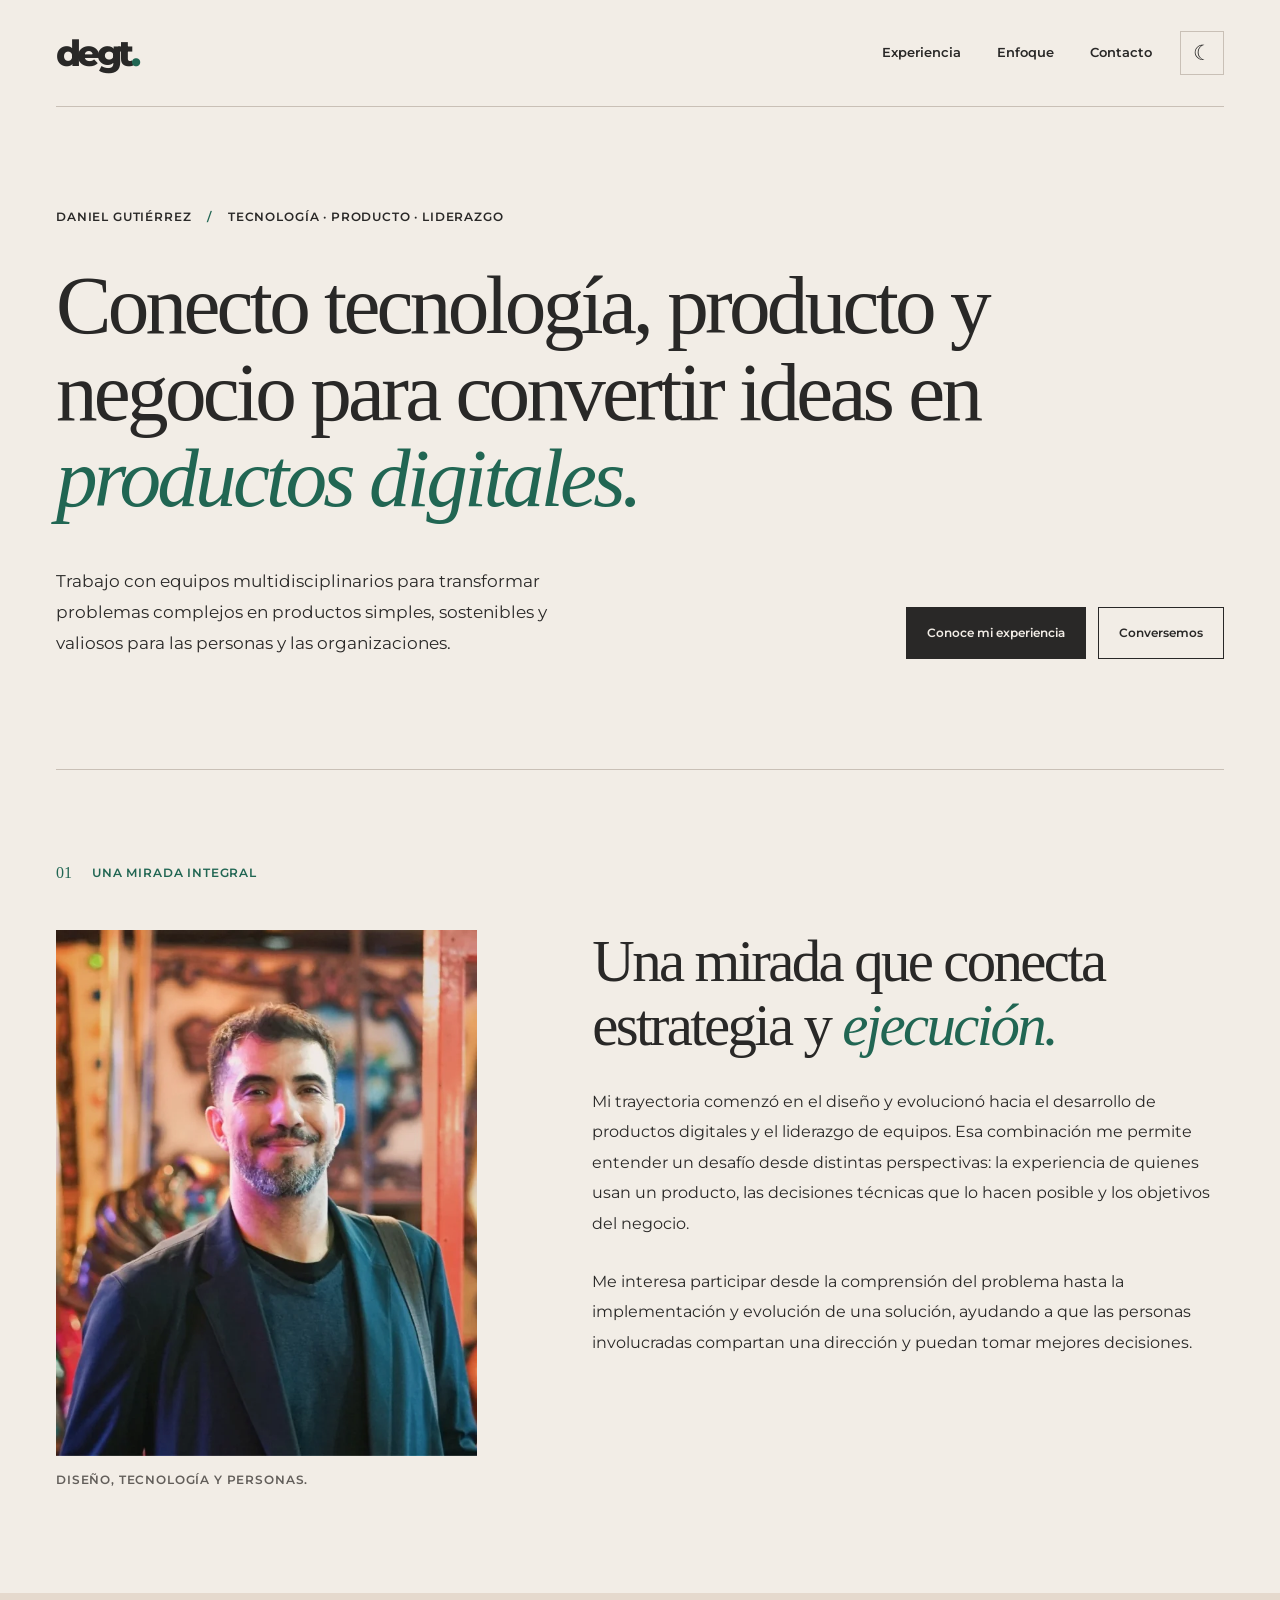
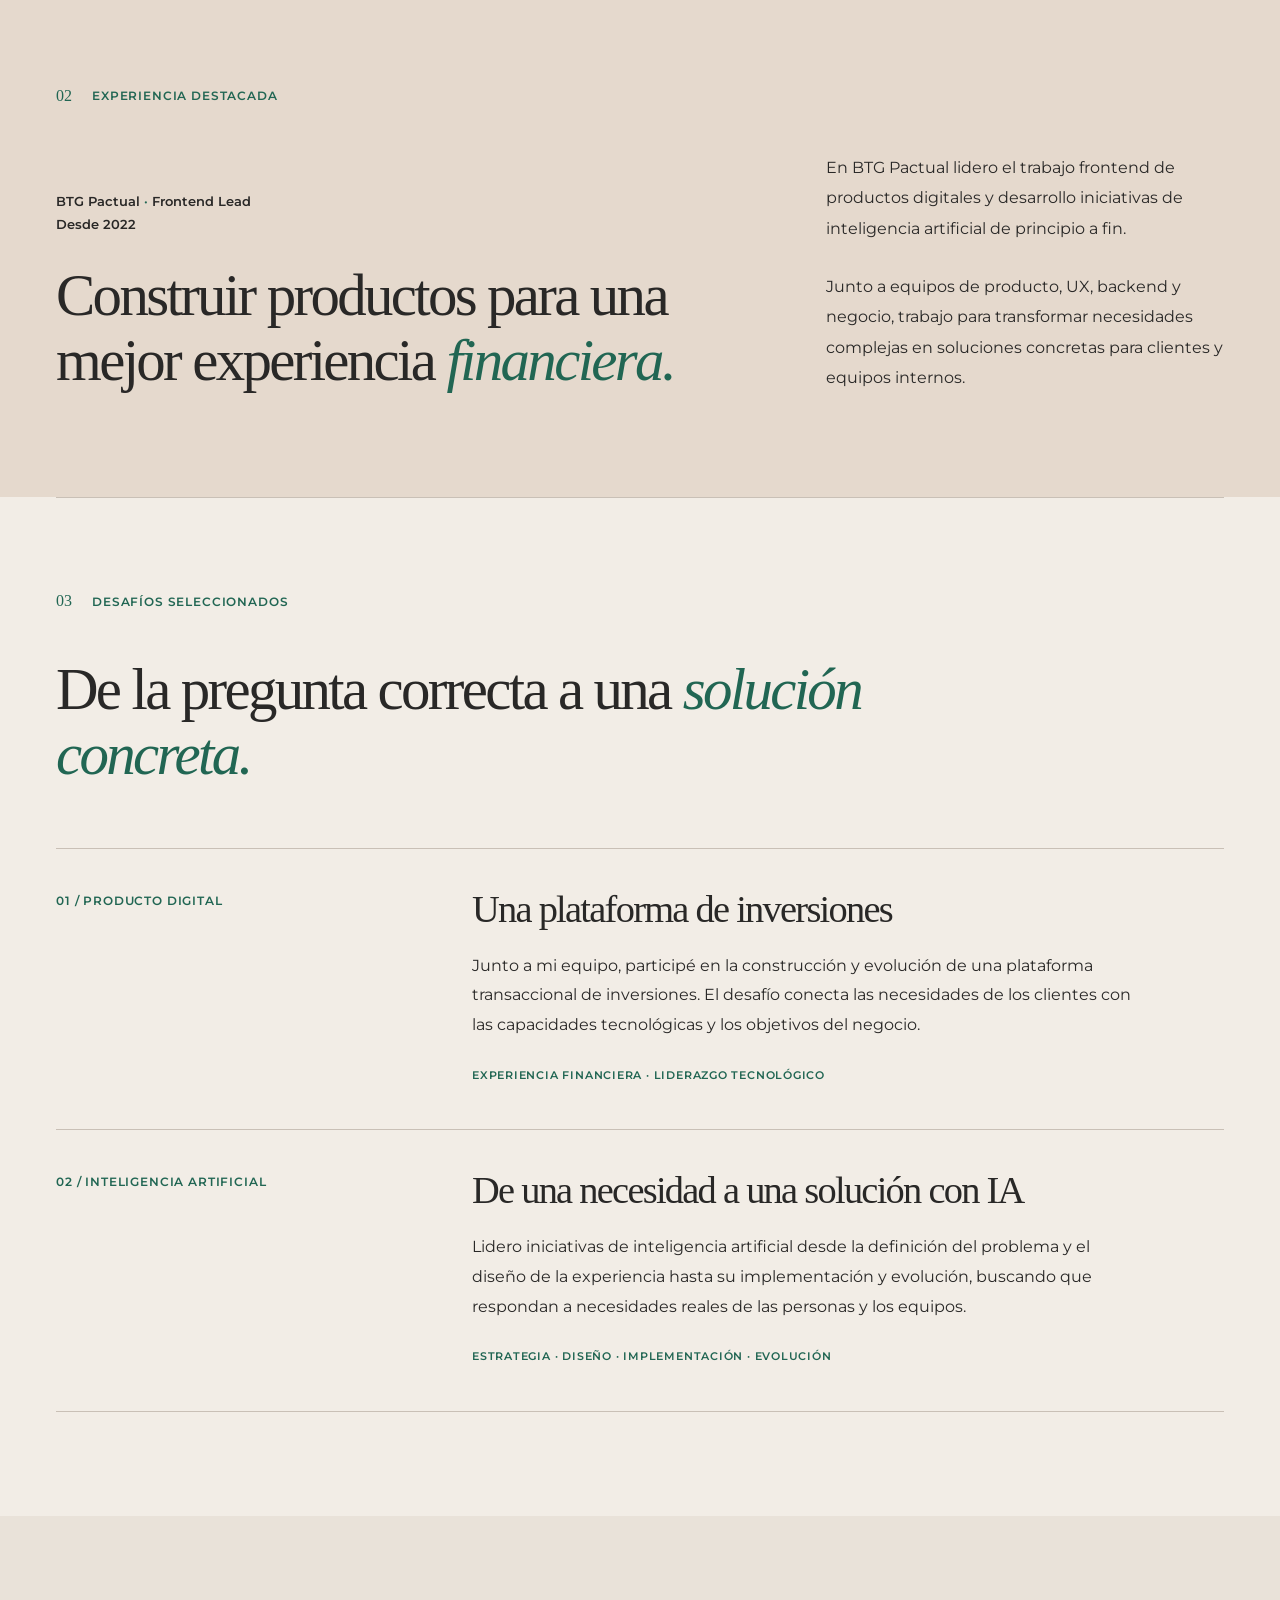
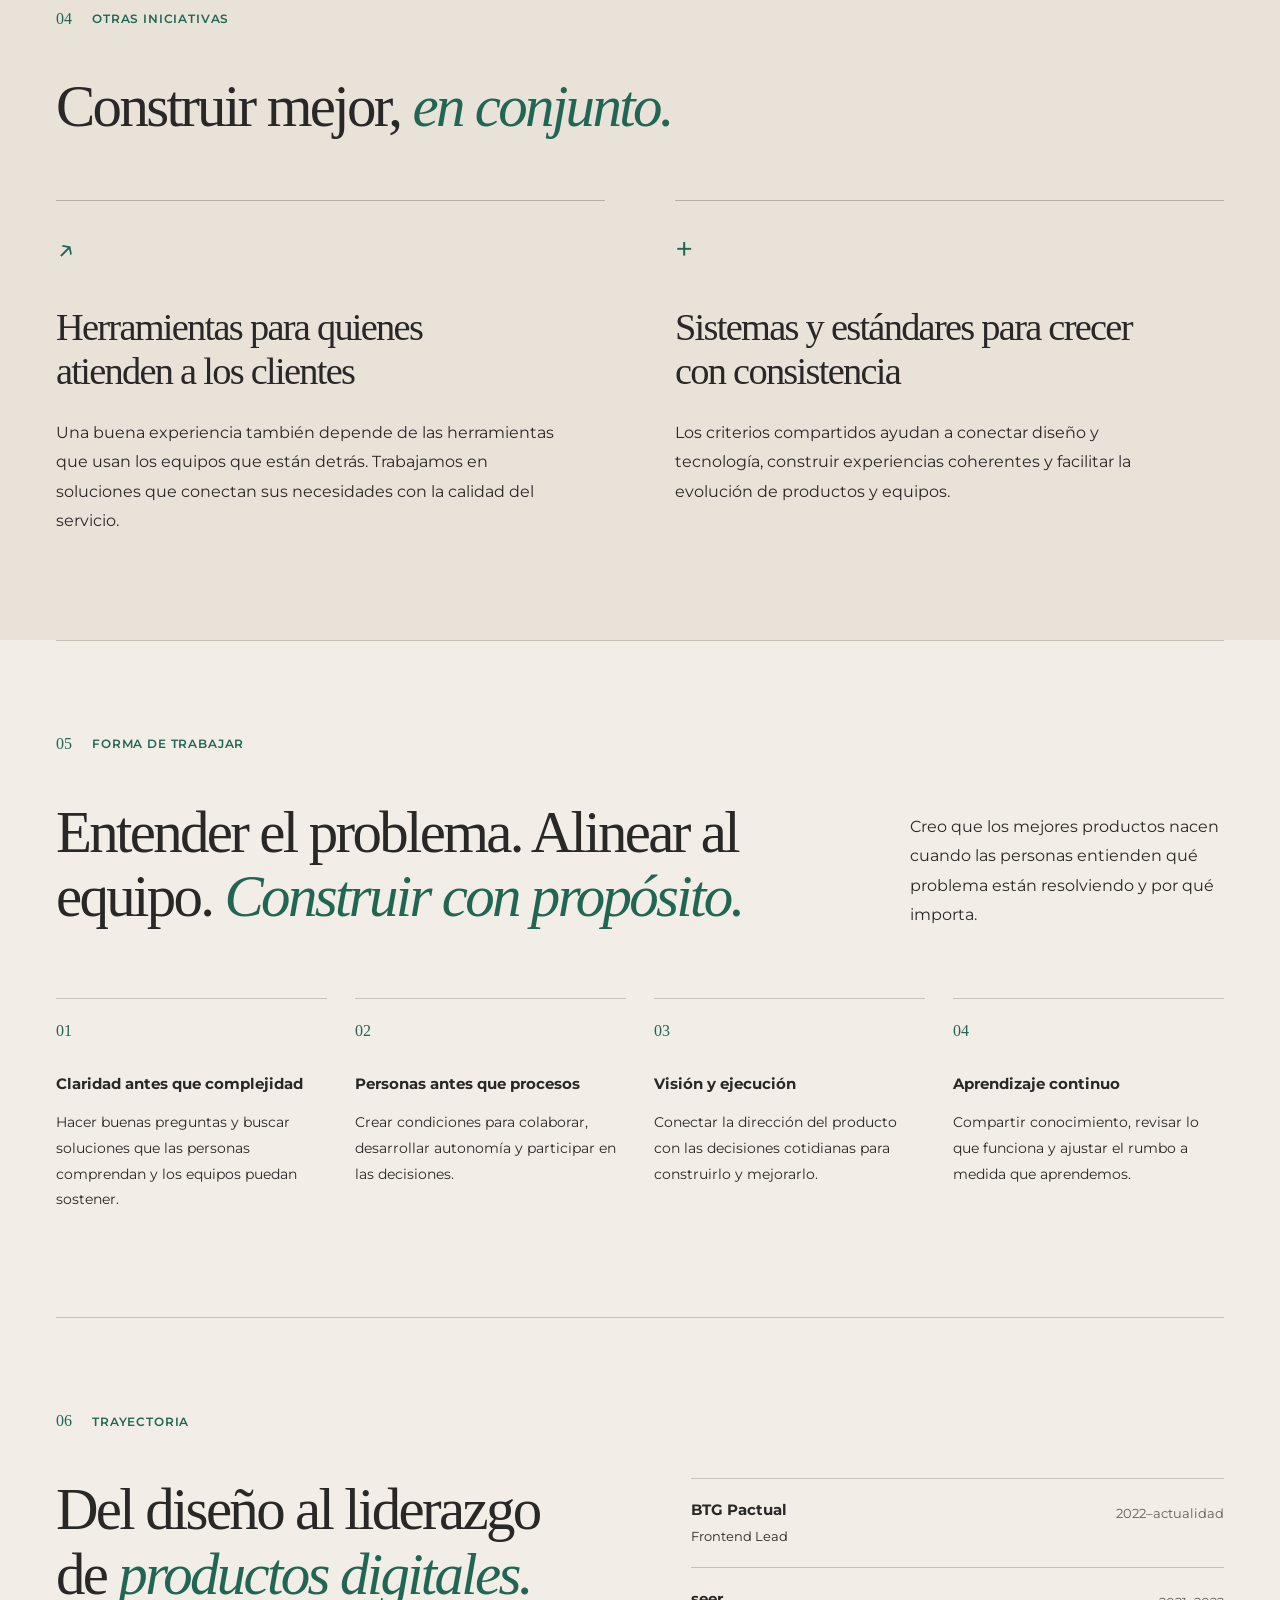
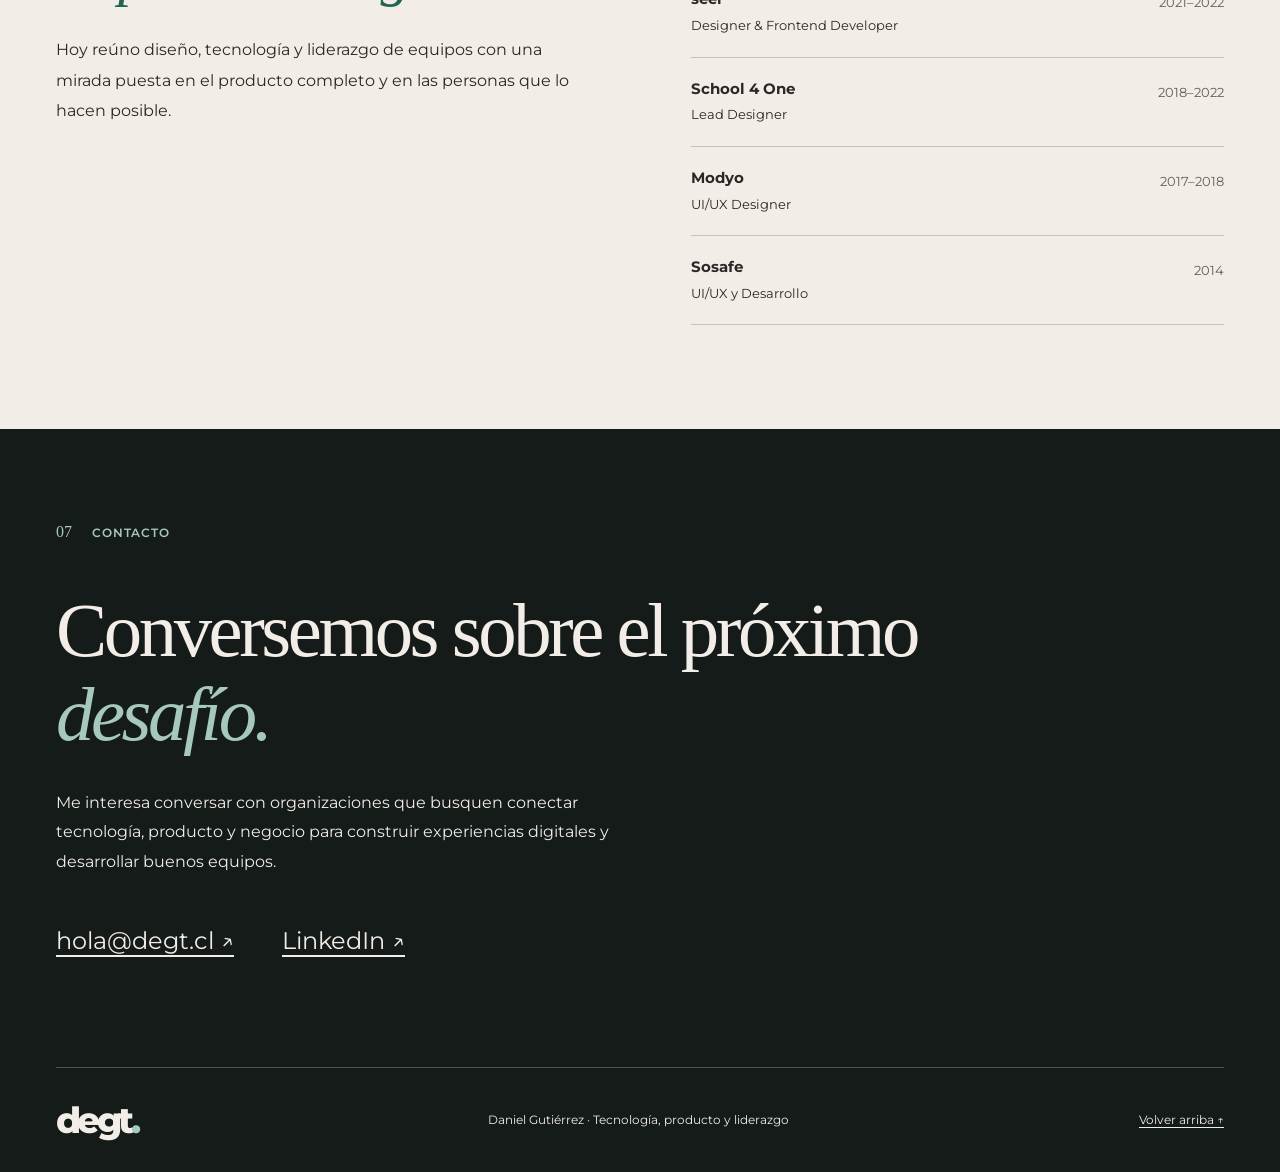
<file: index.html>
<!DOCTYPE html><html  lang="es"><head><meta charset="utf-8"><meta name="viewport" content="width=device-width, initial-scale=1"><title>Daniel Gutiérrez · Tecnología, producto y liderazgo - degt.cl</title><script type="importmap">{"imports":{"#entry":"/_nuxt/B_18rnMg.js"}}</script><script>try{var t=localStorage.getItem('degt-theme');document.documentElement.dataset.theme=t==='light'||t==='dark'?t:(matchMedia('(prefers-color-scheme: dark)').matches?'dark':'light')}catch(e){document.documentElement.dataset.theme=matchMedia('(prefers-color-scheme: dark)').matches?'dark':'light'}</script><link rel="stylesheet" href="https://fonts.googleapis.com/css2?family=Montserrat:wght@400;500;600;800&display=swap"><style>h1[data-v-6a3341a5]{font-size:20px}</style><link rel="stylesheet" href="/_nuxt/entry.Bpcaep-6.css" crossorigin><link rel="preload" as="fetch" crossorigin="anonymous" href="/_payload.json?_b=d4437c78-04c3-454d-bf31-35b677ff03a2"><link rel="modulepreload" as="script" crossorigin href="/_nuxt/B_18rnMg.js"><link rel="modulepreload" as="script" crossorigin href="/_nuxt/BuUoGmui.js"><link rel="modulepreload" as="script" crossorigin href="/_nuxt/dJwcxyNL.js"><script type="module" src="/_nuxt/B_18rnMg.js" crossorigin></script><meta name="description" content="Conecto tecnología, producto y negocio para convertir ideas en productos digitales, junto a equipos multidisciplinarios."><link rel="icon" href="/favicon.ico"><link rel="icon" type="image/svg+xml" href="/favicon.svg"><link rel="apple-touch-icon" href="/apple-touch-icon.png"></head><body><style id="vuetify-theme-stylesheet">@layer vuetify-utilities {
  @layer theme-base {
  :root {
    color-scheme: light;
  }
  :root {
    --v-theme-background: 236,239,241;
    --v-theme-background-overlay-multiplier: 1;
    --v-theme-surface: 255,255,255;
    --v-theme-surface-overlay-multiplier: 1;
    --v-theme-surface-bright: 255,255,255;
    --v-theme-surface-bright-overlay-multiplier: 1;
    --v-theme-surface-light: 238,238,238;
    --v-theme-surface-light-overlay-multiplier: 1;
    --v-theme-surface-variant: 66,66,66;
    --v-theme-surface-variant-overlay-multiplier: 2;
    --v-theme-on-surface-variant: 238,238,238;
    --v-theme-primary: 25,118,210;
    --v-theme-primary-overlay-multiplier: 2;
    --v-theme-primary-darken-1: 31,85,146;
    --v-theme-primary-darken-1-overlay-multiplier: 2;
    --v-theme-secondary: 255,143,0;
    --v-theme-secondary-overlay-multiplier: 1;
    --v-theme-secondary-darken-1: 1,135,134;
    --v-theme-secondary-darken-1-overlay-multiplier: 1;
    --v-theme-error: 221,44,0;
    --v-theme-error-overlay-multiplier: 2;
    --v-theme-info: 38,166,154;
    --v-theme-info-overlay-multiplier: 1;
    --v-theme-success: 0,230,118;
    --v-theme-success-overlay-multiplier: 1;
    --v-theme-warning: 255,193,7;
    --v-theme-warning-overlay-multiplier: 1;
    --v-theme-accent: 66,66,66;
    --v-theme-accent-overlay-multiplier: 2;
    --v-theme-on-background: 0,0,0;
    --v-theme-on-surface: 0,0,0;
    --v-theme-on-surface-bright: 0,0,0;
    --v-theme-on-surface-light: 0,0,0;
    --v-theme-on-primary: 255,255,255;
    --v-theme-on-primary-darken-1: 255,255,255;
    --v-theme-on-secondary: 0,0,0;
    --v-theme-on-secondary-darken-1: 255,255,255;
    --v-theme-on-error: 255,255,255;
    --v-theme-on-info: 255,255,255;
    --v-theme-on-success: 0,0,0;
    --v-theme-on-warning: 0,0,0;
    --v-theme-on-accent: 255,255,255;
    --v-border-color: 0, 0, 0;
    --v-border-opacity: 0.12;
    --v-shadow-color: 0, 0, 0;
    --v-high-emphasis-opacity: 0.87;
    --v-medium-emphasis-opacity: 0.6;
    --v-disabled-opacity: 0.38;
    --v-idle-opacity: 0.04;
    --v-hover-opacity: 0.04;
    --v-focus-opacity: 0.12;
    --v-selected-opacity: 0.08;
    --v-activated-opacity: 0.12;
    --v-pressed-opacity: 0.12;
    --v-dragged-opacity: 0.08;
    --v-theme-kbd: 238, 238, 238;
    --v-theme-on-kbd: 0, 0, 0;
    --v-theme-code: 245, 245, 245;
    --v-theme-on-code: 0, 0, 0;
    --v-theme-on-dark: 255, 255, 255;
    --v-theme-on-light: 0, 0, 0;
    --v-elevation-overlay-color: black;
    --v-elevation-overlay-opacity-step: 2%;
    --v-highlight-opacity: 8%;
  }
  .v-theme--light {
    color-scheme: light;
    --v-theme-background: 236,239,241;
    --v-theme-background-overlay-multiplier: 1;
    --v-theme-surface: 255,255,255;
    --v-theme-surface-overlay-multiplier: 1;
    --v-theme-surface-bright: 255,255,255;
    --v-theme-surface-bright-overlay-multiplier: 1;
    --v-theme-surface-light: 238,238,238;
    --v-theme-surface-light-overlay-multiplier: 1;
    --v-theme-surface-variant: 66,66,66;
    --v-theme-surface-variant-overlay-multiplier: 2;
    --v-theme-on-surface-variant: 238,238,238;
    --v-theme-primary: 25,118,210;
    --v-theme-primary-overlay-multiplier: 2;
    --v-theme-primary-darken-1: 31,85,146;
    --v-theme-primary-darken-1-overlay-multiplier: 2;
    --v-theme-secondary: 255,143,0;
    --v-theme-secondary-overlay-multiplier: 1;
    --v-theme-secondary-darken-1: 1,135,134;
    --v-theme-secondary-darken-1-overlay-multiplier: 1;
    --v-theme-error: 221,44,0;
    --v-theme-error-overlay-multiplier: 2;
    --v-theme-info: 38,166,154;
    --v-theme-info-overlay-multiplier: 1;
    --v-theme-success: 0,230,118;
    --v-theme-success-overlay-multiplier: 1;
    --v-theme-warning: 255,193,7;
    --v-theme-warning-overlay-multiplier: 1;
    --v-theme-accent: 66,66,66;
    --v-theme-accent-overlay-multiplier: 2;
    --v-theme-on-background: 0,0,0;
    --v-theme-on-surface: 0,0,0;
    --v-theme-on-surface-bright: 0,0,0;
    --v-theme-on-surface-light: 0,0,0;
    --v-theme-on-primary: 255,255,255;
    --v-theme-on-primary-darken-1: 255,255,255;
    --v-theme-on-secondary: 0,0,0;
    --v-theme-on-secondary-darken-1: 255,255,255;
    --v-theme-on-error: 255,255,255;
    --v-theme-on-info: 255,255,255;
    --v-theme-on-success: 0,0,0;
    --v-theme-on-warning: 0,0,0;
    --v-theme-on-accent: 255,255,255;
    --v-border-color: 0, 0, 0;
    --v-border-opacity: 0.12;
    --v-shadow-color: 0, 0, 0;
    --v-high-emphasis-opacity: 0.87;
    --v-medium-emphasis-opacity: 0.6;
    --v-disabled-opacity: 0.38;
    --v-idle-opacity: 0.04;
    --v-hover-opacity: 0.04;
    --v-focus-opacity: 0.12;
    --v-selected-opacity: 0.08;
    --v-activated-opacity: 0.12;
    --v-pressed-opacity: 0.12;
    --v-dragged-opacity: 0.08;
    --v-theme-kbd: 238, 238, 238;
    --v-theme-on-kbd: 0, 0, 0;
    --v-theme-code: 245, 245, 245;
    --v-theme-on-code: 0, 0, 0;
    --v-theme-on-dark: 255, 255, 255;
    --v-theme-on-light: 0, 0, 0;
    --v-elevation-overlay-color: black;
    --v-elevation-overlay-opacity-step: 2%;
    --v-highlight-opacity: 8%;
  }
  .v-theme--dark {
    color-scheme: dark;
    --v-theme-background: 38,50,56;
    --v-theme-background-overlay-multiplier: 1;
    --v-theme-surface: 33,33,33;
    --v-theme-surface-overlay-multiplier: 1;
    --v-theme-surface-bright: 204,191,214;
    --v-theme-surface-bright-overlay-multiplier: 2;
    --v-theme-surface-light: 66,66,66;
    --v-theme-surface-light-overlay-multiplier: 1;
    --v-theme-surface-variant: 200,200,200;
    --v-theme-surface-variant-overlay-multiplier: 2;
    --v-theme-on-surface-variant: 0,0,0;
    --v-theme-primary: 25,118,210;
    --v-theme-primary-overlay-multiplier: 1;
    --v-theme-primary-darken-1: 39,124,193;
    --v-theme-primary-darken-1-overlay-multiplier: 2;
    --v-theme-secondary: 255,143,0;
    --v-theme-secondary-overlay-multiplier: 2;
    --v-theme-secondary-darken-1: 72,169,166;
    --v-theme-secondary-darken-1-overlay-multiplier: 2;
    --v-theme-error: 221,44,0;
    --v-theme-error-overlay-multiplier: 1;
    --v-theme-info: 38,166,154;
    --v-theme-info-overlay-multiplier: 2;
    --v-theme-success: 0,230,118;
    --v-theme-success-overlay-multiplier: 2;
    --v-theme-warning: 255,193,7;
    --v-theme-warning-overlay-multiplier: 2;
    --v-theme-accent: 66,66,66;
    --v-theme-accent-overlay-multiplier: 1;
    --v-theme-on-background: 255,255,255;
    --v-theme-on-surface: 255,255,255;
    --v-theme-on-surface-bright: 0,0,0;
    --v-theme-on-surface-light: 255,255,255;
    --v-theme-on-primary: 255,255,255;
    --v-theme-on-primary-darken-1: 255,255,255;
    --v-theme-on-secondary: 0,0,0;
    --v-theme-on-secondary-darken-1: 255,255,255;
    --v-theme-on-error: 255,255,255;
    --v-theme-on-info: 255,255,255;
    --v-theme-on-success: 0,0,0;
    --v-theme-on-warning: 0,0,0;
    --v-theme-on-accent: 255,255,255;
    --v-border-color: 255, 255, 255;
    --v-border-opacity: 0.12;
    --v-shadow-color: 0, 0, 0;
    --v-high-emphasis-opacity: 1;
    --v-medium-emphasis-opacity: 0.7;
    --v-disabled-opacity: 0.5;
    --v-idle-opacity: 0.1;
    --v-hover-opacity: 0.04;
    --v-focus-opacity: 0.12;
    --v-selected-opacity: 0.08;
    --v-activated-opacity: 0.12;
    --v-pressed-opacity: 0.16;
    --v-dragged-opacity: 0.08;
    --v-theme-kbd: 66, 66, 66;
    --v-theme-on-kbd: 255, 255, 255;
    --v-theme-code: 52, 52, 52;
    --v-theme-on-code: 204, 204, 204;
    --v-theme-on-dark: 255, 255, 255;
    --v-theme-on-light: 0, 0, 0;
    --v-elevation-overlay-color: white;
    --v-elevation-overlay-opacity-step: 2%;
    --v-highlight-opacity: 20%;
  }
  }
  @layer theme-background {
    .bg-background {
      --v-theme-overlay-multiplier: var(--v-theme-background-overlay-multiplier);
      background-color: rgb(var(--v-theme-background));
      color: rgb(var(--v-theme-on-background));
    }
    .bg-surface {
      --v-theme-overlay-multiplier: var(--v-theme-surface-overlay-multiplier);
      background-color: rgb(var(--v-theme-surface));
      color: rgb(var(--v-theme-on-surface));
    }
    .bg-surface-bright {
      --v-theme-overlay-multiplier: var(--v-theme-surface-bright-overlay-multiplier);
      background-color: rgb(var(--v-theme-surface-bright));
      color: rgb(var(--v-theme-on-surface-bright));
    }
    .bg-surface-light {
      --v-theme-overlay-multiplier: var(--v-theme-surface-light-overlay-multiplier);
      background-color: rgb(var(--v-theme-surface-light));
      color: rgb(var(--v-theme-on-surface-light));
    }
    .bg-surface-variant {
      --v-theme-overlay-multiplier: var(--v-theme-surface-variant-overlay-multiplier);
      background-color: rgb(var(--v-theme-surface-variant));
      color: rgb(var(--v-theme-on-surface-variant));
    }
    .bg-primary {
      --v-theme-overlay-multiplier: var(--v-theme-primary-overlay-multiplier);
      background-color: rgb(var(--v-theme-primary));
      color: rgb(var(--v-theme-on-primary));
    }
    .bg-primary-darken-1 {
      --v-theme-overlay-multiplier: var(--v-theme-primary-darken-1-overlay-multiplier);
      background-color: rgb(var(--v-theme-primary-darken-1));
      color: rgb(var(--v-theme-on-primary-darken-1));
    }
    .bg-secondary {
      --v-theme-overlay-multiplier: var(--v-theme-secondary-overlay-multiplier);
      background-color: rgb(var(--v-theme-secondary));
      color: rgb(var(--v-theme-on-secondary));
    }
    .bg-secondary-darken-1 {
      --v-theme-overlay-multiplier: var(--v-theme-secondary-darken-1-overlay-multiplier);
      background-color: rgb(var(--v-theme-secondary-darken-1));
      color: rgb(var(--v-theme-on-secondary-darken-1));
    }
    .bg-error {
      --v-theme-overlay-multiplier: var(--v-theme-error-overlay-multiplier);
      background-color: rgb(var(--v-theme-error));
      color: rgb(var(--v-theme-on-error));
    }
    .bg-info {
      --v-theme-overlay-multiplier: var(--v-theme-info-overlay-multiplier);
      background-color: rgb(var(--v-theme-info));
      color: rgb(var(--v-theme-on-info));
    }
    .bg-success {
      --v-theme-overlay-multiplier: var(--v-theme-success-overlay-multiplier);
      background-color: rgb(var(--v-theme-success));
      color: rgb(var(--v-theme-on-success));
    }
    .bg-warning {
      --v-theme-overlay-multiplier: var(--v-theme-warning-overlay-multiplier);
      background-color: rgb(var(--v-theme-warning));
      color: rgb(var(--v-theme-on-warning));
    }
    .bg-accent {
      --v-theme-overlay-multiplier: var(--v-theme-accent-overlay-multiplier);
      background-color: rgb(var(--v-theme-accent));
      color: rgb(var(--v-theme-on-accent));
    }
  }
  @layer theme-foreground {
    .text-background {
      color: rgb(var(--v-theme-background));
    }
    .border-background {
      --v-border-color: var(--v-theme-background);
    }
    .text-surface {
      color: rgb(var(--v-theme-surface));
    }
    .border-surface {
      --v-border-color: var(--v-theme-surface);
    }
    .text-surface-bright {
      color: rgb(var(--v-theme-surface-bright));
    }
    .border-surface-bright {
      --v-border-color: var(--v-theme-surface-bright);
    }
    .text-surface-light {
      color: rgb(var(--v-theme-surface-light));
    }
    .border-surface-light {
      --v-border-color: var(--v-theme-surface-light);
    }
    .text-surface-variant {
      color: rgb(var(--v-theme-surface-variant));
    }
    .border-surface-variant {
      --v-border-color: var(--v-theme-surface-variant);
    }
    .on-surface-variant {
      color: rgb(var(--v-theme-on-surface-variant));
    }
    .text-primary {
      color: rgb(var(--v-theme-primary));
    }
    .border-primary {
      --v-border-color: var(--v-theme-primary);
    }
    .text-primary-darken-1 {
      color: rgb(var(--v-theme-primary-darken-1));
    }
    .border-primary-darken-1 {
      --v-border-color: var(--v-theme-primary-darken-1);
    }
    .text-secondary {
      color: rgb(var(--v-theme-secondary));
    }
    .border-secondary {
      --v-border-color: var(--v-theme-secondary);
    }
    .text-secondary-darken-1 {
      color: rgb(var(--v-theme-secondary-darken-1));
    }
    .border-secondary-darken-1 {
      --v-border-color: var(--v-theme-secondary-darken-1);
    }
    .text-error {
      color: rgb(var(--v-theme-error));
    }
    .border-error {
      --v-border-color: var(--v-theme-error);
    }
    .text-info {
      color: rgb(var(--v-theme-info));
    }
    .border-info {
      --v-border-color: var(--v-theme-info);
    }
    .text-success {
      color: rgb(var(--v-theme-success));
    }
    .border-success {
      --v-border-color: var(--v-theme-success);
    }
    .text-warning {
      color: rgb(var(--v-theme-warning));
    }
    .border-warning {
      --v-border-color: var(--v-theme-warning);
    }
    .text-accent {
      color: rgb(var(--v-theme-accent));
    }
    .border-accent {
      --v-border-color: var(--v-theme-accent);
    }
    .on-background {
      color: rgb(var(--v-theme-on-background));
    }
    .on-surface {
      color: rgb(var(--v-theme-on-surface));
    }
    .on-surface-bright {
      color: rgb(var(--v-theme-on-surface-bright));
    }
    .on-surface-light {
      color: rgb(var(--v-theme-on-surface-light));
    }
    .on-primary {
      color: rgb(var(--v-theme-on-primary));
    }
    .on-primary-darken-1 {
      color: rgb(var(--v-theme-on-primary-darken-1));
    }
    .on-secondary {
      color: rgb(var(--v-theme-on-secondary));
    }
    .on-secondary-darken-1 {
      color: rgb(var(--v-theme-on-secondary-darken-1));
    }
    .on-error {
      color: rgb(var(--v-theme-on-error));
    }
    .on-info {
      color: rgb(var(--v-theme-on-info));
    }
    .on-success {
      color: rgb(var(--v-theme-on-success));
    }
    .on-warning {
      color: rgb(var(--v-theme-on-warning));
    }
    .on-accent {
      color: rgb(var(--v-theme-on-accent));
    }
  }

}</style><div id="__nuxt"><div class="v-application v-theme--light v-layout v-layout--full-height v-locale--is-ltr" style=""><div class="v-application__wrap"><!--[--><!--[--><div class="nuxt-loading-indicator" style="position:fixed;top:0;right:0;left:0;pointer-events:none;width:auto;height:3px;opacity:0;background:#fff;background-size:0% auto;transform:scaleX(0%);transform-origin:left;transition:transform 0.1s, height 0.4s, opacity 0.4s;z-index:999999;"></div><div id="inicio" class="portfolio"><a class="skip-link" href="#contenido">Saltar al contenido</a><header class="site-header wrap"><a class="wordmark" href="#inicio" aria-label="degt. — Inicio">degt<span>.</span></a><div class="header-controls"><nav aria-label="Navegación principal"><a href="#experiencia">Experiencia</a><a href="#enfoque">Enfoque</a><a href="#contacto">Contacto</a></nav><button class="theme-toggle" type="button" aria-label="Activar modo oscuro"><span aria-hidden="true">☾</span></button></div></header><main id="contenido" tabindex="-1"><section class="hero wrap" aria-labelledby="hero-title"><p class="eyebrow">Daniel Gutiérrez <span aria-hidden="true">/</span> Tecnología · Producto · Liderazgo</p><h1 id="hero-title">Conecto tecnología, producto y negocio para convertir ideas en <em>productos digitales.</em></h1><div class="hero-bottom"><p class="intro">Trabajo con equipos multidisciplinarios para transformar problemas complejos en productos simples, sostenibles y valiosos para las personas y las organizaciones.</p><div class="actions"><a class="button button-primary" href="#experiencia">Conoce mi experiencia</a><a class="button button-secondary" href="#contacto">Conversemos</a></div></div></section><section id="enfoque" class="about section wrap" aria-labelledby="about-title"><div class="section-label"><span>01</span><p class="eyebrow">Una mirada integral</p></div><div class="about-grid"><div class="portrait-wrap"><img class="about-portrait" src="/daniel-gutierrez-640.webp" srcset="/daniel-gutierrez-320.webp 320w, /daniel-gutierrez-640.webp 640w" sizes="(max-width: 700px) 80vw, 36vw" width="640" height="800" loading="lazy" alt="Retrato de Daniel Gutiérrez"><p class="portrait-caption">Diseño, tecnología y personas.</p></div><div class="about-copy"><h2 id="about-title">Una mirada que conecta estrategia y <em>ejecución.</em></h2><p>Mi trayectoria comenzó en el diseño y evolucionó hacia el desarrollo de productos digitales y el liderazgo de equipos. Esa combinación me permite entender un desafío desde distintas perspectivas: la experiencia de quienes usan un producto, las decisiones técnicas que lo hacen posible y los objetivos del negocio.</p><p>Me interesa participar desde la comprensión del problema hasta la implementación y evolución de una solución, ayudando a que las personas involucradas compartan una dirección y puedan tomar mejores decisiones.</p></div></div></section><section id="experiencia" class="experience section" aria-labelledby="experience-title"><div class="wrap"><div class="section-label"><span>02</span><p class="eyebrow">Experiencia destacada</p></div><div class="experience-grid"><div><p class="role">BTG Pactual <span>·</span> Frontend Lead<br>Desde 2022</p><h2 id="experience-title">Construir productos para una mejor experiencia <em>financiera.</em></h2></div><div class="experience-copy"><p>En BTG Pactual lidero el trabajo frontend de productos digitales y desarrollo iniciativas de inteligencia artificial de principio a fin.</p><p>Junto a equipos de producto, UX, backend y negocio, trabajo para transformar necesidades complejas en soluciones concretas para clientes y equipos internos.</p></div></div></div></section><section class="challenges section wrap" aria-labelledby="challenges-title"><div class="section-label"><span>03</span><p class="eyebrow">Desafíos seleccionados</p></div><h2 id="challenges-title" class="section-title">De la pregunta correcta a una <em>solución concreta.</em></h2><div class="challenge-list"><article class="challenge"><p class="card-number">01 / Producto digital</p><div><h3>Una plataforma de inversiones</h3><p>Junto a mi equipo, participé en la construcción y evolución de una plataforma transaccional de inversiones. El desafío conecta las necesidades de los clientes con las capacidades tecnológicas y los objetivos del negocio.</p><p class="tags">Experiencia financiera · Liderazgo tecnológico</p></div></article><article class="challenge"><p class="card-number">02 / Inteligencia artificial</p><div><h3>De una necesidad a una solución con IA</h3><p>Lidero iniciativas de inteligencia artificial desde la definición del problema y el diseño de la experiencia hasta su implementación y evolución, buscando que respondan a necesidades reales de las personas y los equipos.</p><p class="tags">Estrategia · Diseño · Implementación · Evolución</p></div></article></div></section><section class="initiatives section" aria-labelledby="initiatives-title"><div class="wrap"><div class="section-label"><span>04</span><p class="eyebrow">Otras iniciativas</p></div><h2 id="initiatives-title" class="section-title">Construir mejor, <em>en conjunto.</em></h2><div class="initiative-grid"><article><span class="initiative-mark" aria-hidden="true">↗</span><h3>Herramientas para quienes atienden a los clientes</h3><p>Una buena experiencia también depende de las herramientas que usan los equipos que están detrás. Trabajamos en soluciones que conectan sus necesidades con la calidad del servicio.</p></article><article><span class="initiative-mark" aria-hidden="true">+</span><h3>Sistemas y estándares para crecer con consistencia</h3><p>Los criterios compartidos ayudan a conectar diseño y tecnología, construir experiencias coherentes y facilitar la evolución de productos y equipos.</p></article></div></div></section><section class="approach section wrap" aria-labelledby="approach-title"><div class="section-label"><span>05</span><p class="eyebrow">Forma de trabajar</p></div><div class="approach-heading"><h2 id="approach-title">Entender el problema. Alinear al equipo. <em>Construir con propósito.</em></h2><p>Creo que los mejores productos nacen cuando las personas entienden qué problema están resolviendo y por qué importa.</p></div><div class="principles"><article><span>01</span><h3>Claridad antes que complejidad</h3><p>Hacer buenas preguntas y buscar soluciones que las personas comprendan y los equipos puedan sostener.</p></article><article><span>02</span><h3>Personas antes que procesos</h3><p>Crear condiciones para colaborar, desarrollar autonomía y participar en las decisiones.</p></article><article><span>03</span><h3>Visión y ejecución</h3><p>Conectar la dirección del producto con las decisiones cotidianas para construirlo y mejorarlo.</p></article><article><span>04</span><h3>Aprendizaje continuo</h3><p>Compartir conocimiento, revisar lo que funciona y ajustar el rumbo a medida que aprendemos.</p></article></div></section><section class="career section wrap" aria-labelledby="career-title"><div class="section-label"><span>06</span><p class="eyebrow">Trayectoria</p></div><div class="career-grid"><div><h2 id="career-title">Del diseño al liderazgo de <em>productos digitales.</em></h2><p>Hoy reúno diseño, tecnología y liderazgo de equipos con una mirada puesta en el producto completo y en las personas que lo hacen posible.</p></div><ol class="career-list"><li><div><strong>BTG Pactual</strong><span>Frontend Lead</span></div><span class="career-date">2022–actualidad</span></li><li><div><strong>seer</strong><span>Designer &amp; Frontend Developer</span></div><span class="career-date">2021–2022</span></li><li><div><strong>School 4 One</strong><span>Lead Designer</span></div><span class="career-date">2018–2022</span></li><li><div><strong>Modyo</strong><span>UI/UX Designer</span></div><span class="career-date">2017–2018</span></li><li><div><strong>Sosafe</strong><span>UI/UX y Desarrollo</span></div><span class="career-date">2014</span></li></ol></div></section><section id="contacto" class="contact" aria-labelledby="contact-title"><div class="wrap contact-inner"><div class="section-label"><span>07</span><p class="eyebrow">Contacto</p></div><h2 id="contact-title">Conversemos sobre el próximo <em>desafío.</em></h2><p>Me interesa conversar con organizaciones que busquen conectar tecnología, producto y negocio para construir experiencias digitales y desarrollar buenos equipos.</p><div class="contact-links"><a href="mailto:hola@degt.cl">hola@degt.cl <span aria-hidden="true">↗</span></a><a href="https://www.linkedin.com/in/danielgutierreztorres/">LinkedIn <span aria-hidden="true">↗</span></a></div><footer class="site-footer"><a class="wordmark" href="#inicio" aria-label="degt. — Volver al inicio">degt<span>.</span></a><p>Daniel Gutiérrez · Tecnología, producto y liderazgo</p><a href="#inicio">Volver arriba ↑</a></footer></div></section></main></div><!--]--><!--]--></div></div></div><div id="teleports"></div><script>window.__NUXT__={};window.__NUXT__.config={public:{},app:{baseURL:"/",buildId:"d4437c78-04c3-454d-bf31-35b677ff03a2",buildAssetsDir:"/_nuxt/",cdnURL:""}}</script><script type="application/json" data-nuxt-data="nuxt-app" data-ssr="true" id="__NUXT_DATA__" data-src="/_payload.json?_b=d4437c78-04c3-454d-bf31-35b677ff03a2">[{"state":1,"once":4,"_errors":5,"serverRendered":7,"path":8,"prerenderedAt":9},["Reactive",2],{"$ssite-theme":3},"light",["Set"],["ShallowReactive",6],{},true,"\u002F",1795359579667]</script></body></html>
</file>
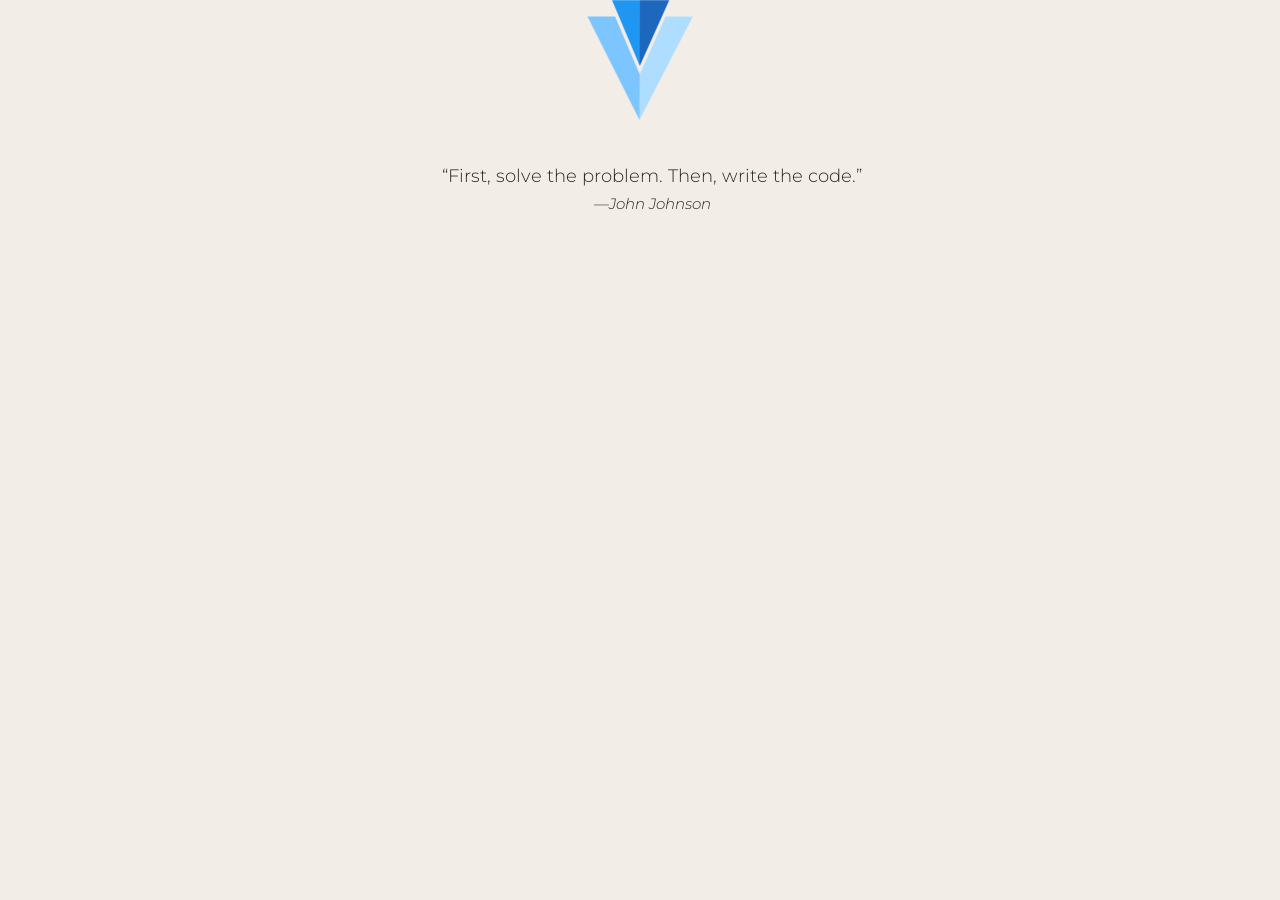
<file: inspire/index.html>
<!DOCTYPE html><html  lang="es"><head><meta charset="utf-8"><meta name="viewport" content="width=device-width, initial-scale=1"><title>degt.cl - degt.cl</title><script type="importmap">{"imports":{"#entry":"/_nuxt/B_18rnMg.js"}}</script><script>try{var t=localStorage.getItem('degt-theme');document.documentElement.dataset.theme=t==='light'||t==='dark'?t:(matchMedia('(prefers-color-scheme: dark)').matches?'dark':'light')}catch(e){document.documentElement.dataset.theme=matchMedia('(prefers-color-scheme: dark)').matches?'dark':'light'}</script><link rel="stylesheet" href="https://fonts.googleapis.com/css2?family=Montserrat:wght@400;500;600;800&display=swap"><style>h1[data-v-6a3341a5]{font-size:20px}</style><link rel="stylesheet" href="/_nuxt/entry.Bpcaep-6.css" crossorigin><link rel="preload" as="fetch" crossorigin="anonymous" href="/inspire/_payload.json?_b=d4437c78-04c3-454d-bf31-35b677ff03a2"><link rel="modulepreload" as="script" crossorigin href="/_nuxt/B_18rnMg.js"><link rel="modulepreload" as="script" crossorigin href="/_nuxt/BuUoGmui.js"><link rel="modulepreload" as="script" crossorigin href="/_nuxt/CCNLkHM6.js"><script type="module" src="/_nuxt/B_18rnMg.js" crossorigin></script><meta name="description" content="Daniel Gutiérrez, diseñador gráfico y desarrollador con más de 10 años de experiencia."><link rel="icon" href="/favicon.ico"><link rel="icon" type="image/svg+xml" href="/favicon.svg"><link rel="apple-touch-icon" href="/apple-touch-icon.png"></head><body><style id="vuetify-theme-stylesheet">@layer vuetify-utilities {
  @layer theme-base {
  :root {
    color-scheme: light;
  }
  :root {
    --v-theme-background: 236,239,241;
    --v-theme-background-overlay-multiplier: 1;
    --v-theme-surface: 255,255,255;
    --v-theme-surface-overlay-multiplier: 1;
    --v-theme-surface-bright: 255,255,255;
    --v-theme-surface-bright-overlay-multiplier: 1;
    --v-theme-surface-light: 238,238,238;
    --v-theme-surface-light-overlay-multiplier: 1;
    --v-theme-surface-variant: 66,66,66;
    --v-theme-surface-variant-overlay-multiplier: 2;
    --v-theme-on-surface-variant: 238,238,238;
    --v-theme-primary: 25,118,210;
    --v-theme-primary-overlay-multiplier: 2;
    --v-theme-primary-darken-1: 31,85,146;
    --v-theme-primary-darken-1-overlay-multiplier: 2;
    --v-theme-secondary: 255,143,0;
    --v-theme-secondary-overlay-multiplier: 1;
    --v-theme-secondary-darken-1: 1,135,134;
    --v-theme-secondary-darken-1-overlay-multiplier: 1;
    --v-theme-error: 221,44,0;
    --v-theme-error-overlay-multiplier: 2;
    --v-theme-info: 38,166,154;
    --v-theme-info-overlay-multiplier: 1;
    --v-theme-success: 0,230,118;
    --v-theme-success-overlay-multiplier: 1;
    --v-theme-warning: 255,193,7;
    --v-theme-warning-overlay-multiplier: 1;
    --v-theme-accent: 66,66,66;
    --v-theme-accent-overlay-multiplier: 2;
    --v-theme-on-background: 0,0,0;
    --v-theme-on-surface: 0,0,0;
    --v-theme-on-surface-bright: 0,0,0;
    --v-theme-on-surface-light: 0,0,0;
    --v-theme-on-primary: 255,255,255;
    --v-theme-on-primary-darken-1: 255,255,255;
    --v-theme-on-secondary: 0,0,0;
    --v-theme-on-secondary-darken-1: 255,255,255;
    --v-theme-on-error: 255,255,255;
    --v-theme-on-info: 255,255,255;
    --v-theme-on-success: 0,0,0;
    --v-theme-on-warning: 0,0,0;
    --v-theme-on-accent: 255,255,255;
    --v-border-color: 0, 0, 0;
    --v-border-opacity: 0.12;
    --v-shadow-color: 0, 0, 0;
    --v-high-emphasis-opacity: 0.87;
    --v-medium-emphasis-opacity: 0.6;
    --v-disabled-opacity: 0.38;
    --v-idle-opacity: 0.04;
    --v-hover-opacity: 0.04;
    --v-focus-opacity: 0.12;
    --v-selected-opacity: 0.08;
    --v-activated-opacity: 0.12;
    --v-pressed-opacity: 0.12;
    --v-dragged-opacity: 0.08;
    --v-theme-kbd: 238, 238, 238;
    --v-theme-on-kbd: 0, 0, 0;
    --v-theme-code: 245, 245, 245;
    --v-theme-on-code: 0, 0, 0;
    --v-theme-on-dark: 255, 255, 255;
    --v-theme-on-light: 0, 0, 0;
    --v-elevation-overlay-color: black;
    --v-elevation-overlay-opacity-step: 2%;
    --v-highlight-opacity: 8%;
  }
  .v-theme--light {
    color-scheme: light;
    --v-theme-background: 236,239,241;
    --v-theme-background-overlay-multiplier: 1;
    --v-theme-surface: 255,255,255;
    --v-theme-surface-overlay-multiplier: 1;
    --v-theme-surface-bright: 255,255,255;
    --v-theme-surface-bright-overlay-multiplier: 1;
    --v-theme-surface-light: 238,238,238;
    --v-theme-surface-light-overlay-multiplier: 1;
    --v-theme-surface-variant: 66,66,66;
    --v-theme-surface-variant-overlay-multiplier: 2;
    --v-theme-on-surface-variant: 238,238,238;
    --v-theme-primary: 25,118,210;
    --v-theme-primary-overlay-multiplier: 2;
    --v-theme-primary-darken-1: 31,85,146;
    --v-theme-primary-darken-1-overlay-multiplier: 2;
    --v-theme-secondary: 255,143,0;
    --v-theme-secondary-overlay-multiplier: 1;
    --v-theme-secondary-darken-1: 1,135,134;
    --v-theme-secondary-darken-1-overlay-multiplier: 1;
    --v-theme-error: 221,44,0;
    --v-theme-error-overlay-multiplier: 2;
    --v-theme-info: 38,166,154;
    --v-theme-info-overlay-multiplier: 1;
    --v-theme-success: 0,230,118;
    --v-theme-success-overlay-multiplier: 1;
    --v-theme-warning: 255,193,7;
    --v-theme-warning-overlay-multiplier: 1;
    --v-theme-accent: 66,66,66;
    --v-theme-accent-overlay-multiplier: 2;
    --v-theme-on-background: 0,0,0;
    --v-theme-on-surface: 0,0,0;
    --v-theme-on-surface-bright: 0,0,0;
    --v-theme-on-surface-light: 0,0,0;
    --v-theme-on-primary: 255,255,255;
    --v-theme-on-primary-darken-1: 255,255,255;
    --v-theme-on-secondary: 0,0,0;
    --v-theme-on-secondary-darken-1: 255,255,255;
    --v-theme-on-error: 255,255,255;
    --v-theme-on-info: 255,255,255;
    --v-theme-on-success: 0,0,0;
    --v-theme-on-warning: 0,0,0;
    --v-theme-on-accent: 255,255,255;
    --v-border-color: 0, 0, 0;
    --v-border-opacity: 0.12;
    --v-shadow-color: 0, 0, 0;
    --v-high-emphasis-opacity: 0.87;
    --v-medium-emphasis-opacity: 0.6;
    --v-disabled-opacity: 0.38;
    --v-idle-opacity: 0.04;
    --v-hover-opacity: 0.04;
    --v-focus-opacity: 0.12;
    --v-selected-opacity: 0.08;
    --v-activated-opacity: 0.12;
    --v-pressed-opacity: 0.12;
    --v-dragged-opacity: 0.08;
    --v-theme-kbd: 238, 238, 238;
    --v-theme-on-kbd: 0, 0, 0;
    --v-theme-code: 245, 245, 245;
    --v-theme-on-code: 0, 0, 0;
    --v-theme-on-dark: 255, 255, 255;
    --v-theme-on-light: 0, 0, 0;
    --v-elevation-overlay-color: black;
    --v-elevation-overlay-opacity-step: 2%;
    --v-highlight-opacity: 8%;
  }
  .v-theme--dark {
    color-scheme: dark;
    --v-theme-background: 38,50,56;
    --v-theme-background-overlay-multiplier: 1;
    --v-theme-surface: 33,33,33;
    --v-theme-surface-overlay-multiplier: 1;
    --v-theme-surface-bright: 204,191,214;
    --v-theme-surface-bright-overlay-multiplier: 2;
    --v-theme-surface-light: 66,66,66;
    --v-theme-surface-light-overlay-multiplier: 1;
    --v-theme-surface-variant: 200,200,200;
    --v-theme-surface-variant-overlay-multiplier: 2;
    --v-theme-on-surface-variant: 0,0,0;
    --v-theme-primary: 25,118,210;
    --v-theme-primary-overlay-multiplier: 1;
    --v-theme-primary-darken-1: 39,124,193;
    --v-theme-primary-darken-1-overlay-multiplier: 2;
    --v-theme-secondary: 255,143,0;
    --v-theme-secondary-overlay-multiplier: 2;
    --v-theme-secondary-darken-1: 72,169,166;
    --v-theme-secondary-darken-1-overlay-multiplier: 2;
    --v-theme-error: 221,44,0;
    --v-theme-error-overlay-multiplier: 1;
    --v-theme-info: 38,166,154;
    --v-theme-info-overlay-multiplier: 2;
    --v-theme-success: 0,230,118;
    --v-theme-success-overlay-multiplier: 2;
    --v-theme-warning: 255,193,7;
    --v-theme-warning-overlay-multiplier: 2;
    --v-theme-accent: 66,66,66;
    --v-theme-accent-overlay-multiplier: 1;
    --v-theme-on-background: 255,255,255;
    --v-theme-on-surface: 255,255,255;
    --v-theme-on-surface-bright: 0,0,0;
    --v-theme-on-surface-light: 255,255,255;
    --v-theme-on-primary: 255,255,255;
    --v-theme-on-primary-darken-1: 255,255,255;
    --v-theme-on-secondary: 0,0,0;
    --v-theme-on-secondary-darken-1: 255,255,255;
    --v-theme-on-error: 255,255,255;
    --v-theme-on-info: 255,255,255;
    --v-theme-on-success: 0,0,0;
    --v-theme-on-warning: 0,0,0;
    --v-theme-on-accent: 255,255,255;
    --v-border-color: 255, 255, 255;
    --v-border-opacity: 0.12;
    --v-shadow-color: 0, 0, 0;
    --v-high-emphasis-opacity: 1;
    --v-medium-emphasis-opacity: 0.7;
    --v-disabled-opacity: 0.5;
    --v-idle-opacity: 0.1;
    --v-hover-opacity: 0.04;
    --v-focus-opacity: 0.12;
    --v-selected-opacity: 0.08;
    --v-activated-opacity: 0.12;
    --v-pressed-opacity: 0.16;
    --v-dragged-opacity: 0.08;
    --v-theme-kbd: 66, 66, 66;
    --v-theme-on-kbd: 255, 255, 255;
    --v-theme-code: 52, 52, 52;
    --v-theme-on-code: 204, 204, 204;
    --v-theme-on-dark: 255, 255, 255;
    --v-theme-on-light: 0, 0, 0;
    --v-elevation-overlay-color: white;
    --v-elevation-overlay-opacity-step: 2%;
    --v-highlight-opacity: 20%;
  }
  }
  @layer theme-background {
    .bg-background {
      --v-theme-overlay-multiplier: var(--v-theme-background-overlay-multiplier);
      background-color: rgb(var(--v-theme-background));
      color: rgb(var(--v-theme-on-background));
    }
    .bg-surface {
      --v-theme-overlay-multiplier: var(--v-theme-surface-overlay-multiplier);
      background-color: rgb(var(--v-theme-surface));
      color: rgb(var(--v-theme-on-surface));
    }
    .bg-surface-bright {
      --v-theme-overlay-multiplier: var(--v-theme-surface-bright-overlay-multiplier);
      background-color: rgb(var(--v-theme-surface-bright));
      color: rgb(var(--v-theme-on-surface-bright));
    }
    .bg-surface-light {
      --v-theme-overlay-multiplier: var(--v-theme-surface-light-overlay-multiplier);
      background-color: rgb(var(--v-theme-surface-light));
      color: rgb(var(--v-theme-on-surface-light));
    }
    .bg-surface-variant {
      --v-theme-overlay-multiplier: var(--v-theme-surface-variant-overlay-multiplier);
      background-color: rgb(var(--v-theme-surface-variant));
      color: rgb(var(--v-theme-on-surface-variant));
    }
    .bg-primary {
      --v-theme-overlay-multiplier: var(--v-theme-primary-overlay-multiplier);
      background-color: rgb(var(--v-theme-primary));
      color: rgb(var(--v-theme-on-primary));
    }
    .bg-primary-darken-1 {
      --v-theme-overlay-multiplier: var(--v-theme-primary-darken-1-overlay-multiplier);
      background-color: rgb(var(--v-theme-primary-darken-1));
      color: rgb(var(--v-theme-on-primary-darken-1));
    }
    .bg-secondary {
      --v-theme-overlay-multiplier: var(--v-theme-secondary-overlay-multiplier);
      background-color: rgb(var(--v-theme-secondary));
      color: rgb(var(--v-theme-on-secondary));
    }
    .bg-secondary-darken-1 {
      --v-theme-overlay-multiplier: var(--v-theme-secondary-darken-1-overlay-multiplier);
      background-color: rgb(var(--v-theme-secondary-darken-1));
      color: rgb(var(--v-theme-on-secondary-darken-1));
    }
    .bg-error {
      --v-theme-overlay-multiplier: var(--v-theme-error-overlay-multiplier);
      background-color: rgb(var(--v-theme-error));
      color: rgb(var(--v-theme-on-error));
    }
    .bg-info {
      --v-theme-overlay-multiplier: var(--v-theme-info-overlay-multiplier);
      background-color: rgb(var(--v-theme-info));
      color: rgb(var(--v-theme-on-info));
    }
    .bg-success {
      --v-theme-overlay-multiplier: var(--v-theme-success-overlay-multiplier);
      background-color: rgb(var(--v-theme-success));
      color: rgb(var(--v-theme-on-success));
    }
    .bg-warning {
      --v-theme-overlay-multiplier: var(--v-theme-warning-overlay-multiplier);
      background-color: rgb(var(--v-theme-warning));
      color: rgb(var(--v-theme-on-warning));
    }
    .bg-accent {
      --v-theme-overlay-multiplier: var(--v-theme-accent-overlay-multiplier);
      background-color: rgb(var(--v-theme-accent));
      color: rgb(var(--v-theme-on-accent));
    }
  }
  @layer theme-foreground {
    .text-background {
      color: rgb(var(--v-theme-background));
    }
    .border-background {
      --v-border-color: var(--v-theme-background);
    }
    .text-surface {
      color: rgb(var(--v-theme-surface));
    }
    .border-surface {
      --v-border-color: var(--v-theme-surface);
    }
    .text-surface-bright {
      color: rgb(var(--v-theme-surface-bright));
    }
    .border-surface-bright {
      --v-border-color: var(--v-theme-surface-bright);
    }
    .text-surface-light {
      color: rgb(var(--v-theme-surface-light));
    }
    .border-surface-light {
      --v-border-color: var(--v-theme-surface-light);
    }
    .text-surface-variant {
      color: rgb(var(--v-theme-surface-variant));
    }
    .border-surface-variant {
      --v-border-color: var(--v-theme-surface-variant);
    }
    .on-surface-variant {
      color: rgb(var(--v-theme-on-surface-variant));
    }
    .text-primary {
      color: rgb(var(--v-theme-primary));
    }
    .border-primary {
      --v-border-color: var(--v-theme-primary);
    }
    .text-primary-darken-1 {
      color: rgb(var(--v-theme-primary-darken-1));
    }
    .border-primary-darken-1 {
      --v-border-color: var(--v-theme-primary-darken-1);
    }
    .text-secondary {
      color: rgb(var(--v-theme-secondary));
    }
    .border-secondary {
      --v-border-color: var(--v-theme-secondary);
    }
    .text-secondary-darken-1 {
      color: rgb(var(--v-theme-secondary-darken-1));
    }
    .border-secondary-darken-1 {
      --v-border-color: var(--v-theme-secondary-darken-1);
    }
    .text-error {
      color: rgb(var(--v-theme-error));
    }
    .border-error {
      --v-border-color: var(--v-theme-error);
    }
    .text-info {
      color: rgb(var(--v-theme-info));
    }
    .border-info {
      --v-border-color: var(--v-theme-info);
    }
    .text-success {
      color: rgb(var(--v-theme-success));
    }
    .border-success {
      --v-border-color: var(--v-theme-success);
    }
    .text-warning {
      color: rgb(var(--v-theme-warning));
    }
    .border-warning {
      --v-border-color: var(--v-theme-warning);
    }
    .text-accent {
      color: rgb(var(--v-theme-accent));
    }
    .border-accent {
      --v-border-color: var(--v-theme-accent);
    }
    .on-background {
      color: rgb(var(--v-theme-on-background));
    }
    .on-surface {
      color: rgb(var(--v-theme-on-surface));
    }
    .on-surface-bright {
      color: rgb(var(--v-theme-on-surface-bright));
    }
    .on-surface-light {
      color: rgb(var(--v-theme-on-surface-light));
    }
    .on-primary {
      color: rgb(var(--v-theme-on-primary));
    }
    .on-primary-darken-1 {
      color: rgb(var(--v-theme-on-primary-darken-1));
    }
    .on-secondary {
      color: rgb(var(--v-theme-on-secondary));
    }
    .on-secondary-darken-1 {
      color: rgb(var(--v-theme-on-secondary-darken-1));
    }
    .on-error {
      color: rgb(var(--v-theme-on-error));
    }
    .on-info {
      color: rgb(var(--v-theme-on-info));
    }
    .on-success {
      color: rgb(var(--v-theme-on-success));
    }
    .on-warning {
      color: rgb(var(--v-theme-on-warning));
    }
    .on-accent {
      color: rgb(var(--v-theme-on-accent));
    }
  }

}</style><div id="__nuxt"><div class="v-application v-theme--light v-layout v-layout--full-height v-locale--is-ltr" style=""><div class="v-application__wrap"><!--[--><!--[--><div class="nuxt-loading-indicator" style="position:fixed;top:0;right:0;left:0;pointer-events:none;width:auto;height:3px;opacity:0;background:#fff;background-size:0% auto;transform:scaleX(0%);transform-origin:left;transition:transform 0.1s, height 0.4s, opacity 0.4s;z-index:999999;"></div><div class="v-row v-row--no-gutters" style=""><div class="v-col text-center" style=""><img src="/v.png" alt="Vuetify.js" class="mb-5"><blockquote class="blockquote"> “First, solve the problem. Then, write the code.” <footer><small><em>—John Johnson</em></small></footer></blockquote></div></div><!--]--><!--]--></div></div></div><div id="teleports"></div><script>window.__NUXT__={};window.__NUXT__.config={public:{},app:{baseURL:"/",buildId:"d4437c78-04c3-454d-bf31-35b677ff03a2",buildAssetsDir:"/_nuxt/",cdnURL:""}}</script><script type="application/json" data-nuxt-data="nuxt-app" data-ssr="true" id="__NUXT_DATA__" data-src="/inspire/_payload.json?_b=d4437c78-04c3-454d-bf31-35b677ff03a2">[{"state":1,"once":4,"_errors":5,"serverRendered":7,"path":8,"prerenderedAt":9},["Reactive",2],{"$ssite-theme":3},"light",["Set"],["ShallowReactive",6],{},true,"\u002Finspire",1795359579752]</script></body></html>
</file>
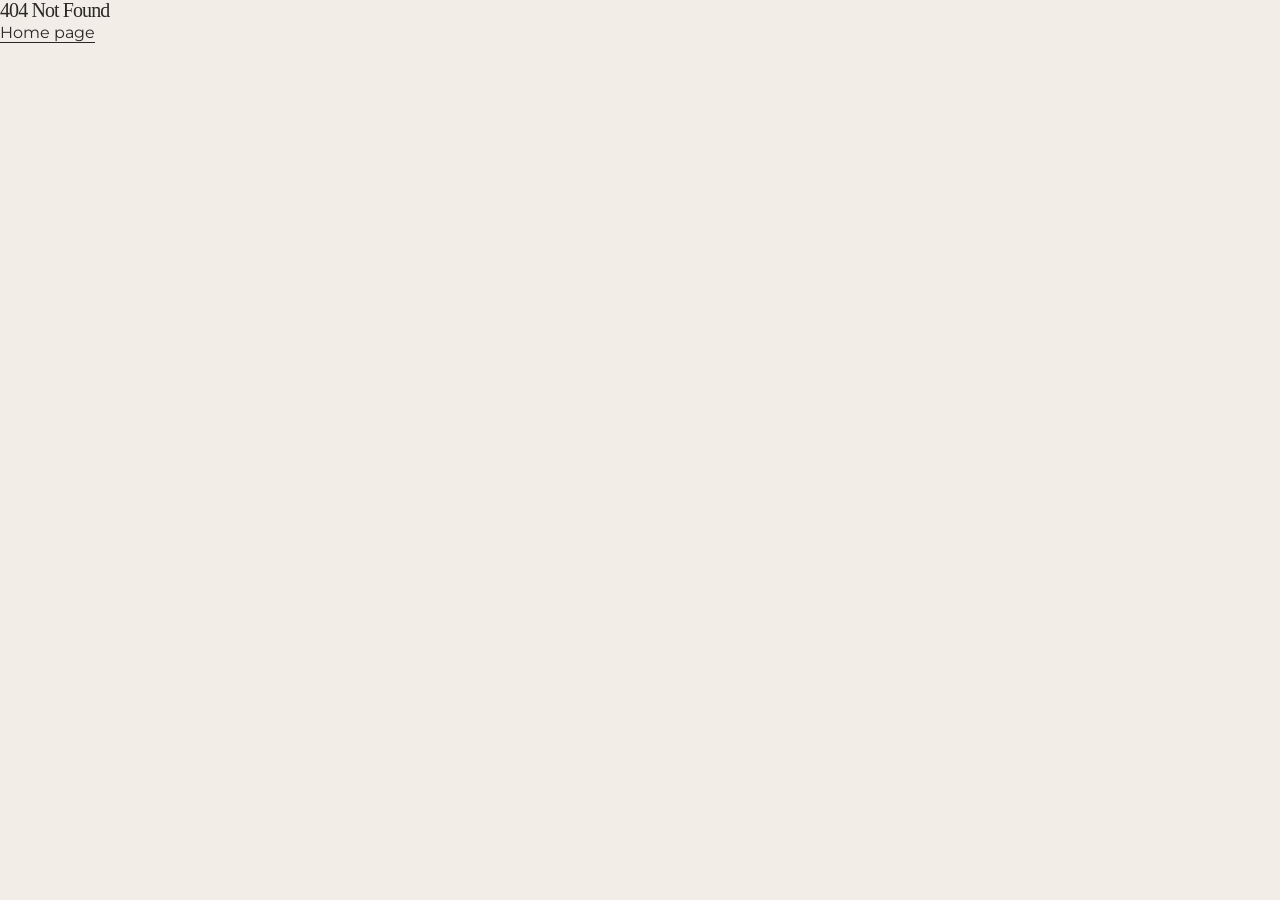
<file: 200.html>
<!DOCTYPE html><html  lang="es"><head><meta charset="utf-8"><meta name="viewport" content="width=device-width, initial-scale=1"><title>degt.cl - degt.cl</title><script type="importmap">{"imports":{"#entry":"/_nuxt/B_18rnMg.js"}}</script><script>try{var t=localStorage.getItem('degt-theme');document.documentElement.dataset.theme=t==='light'||t==='dark'?t:(matchMedia('(prefers-color-scheme: dark)').matches?'dark':'light')}catch(e){document.documentElement.dataset.theme=matchMedia('(prefers-color-scheme: dark)').matches?'dark':'light'}</script><link rel="stylesheet" href="https://fonts.googleapis.com/css2?family=Montserrat:wght@400;500;600;800&display=swap"><style>h1[data-v-6a3341a5]{font-size:20px}</style><link rel="stylesheet" href="/_nuxt/entry.Bpcaep-6.css" crossorigin><link rel="modulepreload" as="script" crossorigin href="/_nuxt/B_18rnMg.js"><script type="module" src="/_nuxt/B_18rnMg.js" crossorigin></script><link rel="prefetch" as="script" crossorigin href="/_nuxt/BuUoGmui.js"><meta name="description" content="Daniel Gutiérrez, diseñador gráfico y desarrollador con más de 10 años de experiencia."><link rel="icon" href="/favicon.ico"><link rel="icon" type="image/svg+xml" href="/favicon.svg"><link rel="apple-touch-icon" href="/apple-touch-icon.png"></head><body><div id="__nuxt"></div><div id="teleports"></div><script>window.__NUXT__={};window.__NUXT__.config={public:{},app:{baseURL:"/",buildId:"d4437c78-04c3-454d-bf31-35b677ff03a2",buildAssetsDir:"/_nuxt/",cdnURL:""}}</script><script type="application/json" data-nuxt-data="nuxt-app" data-ssr="false" id="__NUXT_DATA__">[{"prerenderedAt":1,"serverRendered":2},1795359579667,false]</script></body></html>
</file>
<file: _nuxt/entry.Bpcaep-6.css>
@layer vuetify-core{@layer reset,base;}@layer vuetify-components{.blockquote{margin:0;padding:16px 0 16px 24px;font-size:18px;font-weight:300}.v-application{background:rgb(var(--v-theme-background));color:color-mix(in srgb,rgb(var(--v-theme-on-background)) calc(var(--v-high-emphasis-opacity) * 100%),transparent);display:flex}.v-application__wrap{backface-visibility:hidden;flex-direction:column;flex:auto;max-width:100%;min-height:100dvh;display:flex;position:relative}.v-img{--v-theme-overlay-multiplier:3;z-index:0}.v-img.v-img--absolute{z-index:-1;width:100%;height:100%;position:absolute;top:0;left:0;overflow:hidden}.v-img.v-img--fit-content{max-width:fit-content}.v-img.v-img--fit-content>.v-img__img{position:relative}.v-img.v-img--fit-content>.v-responsive__sizer{display:none}.v-img--booting .v-responsive__sizer{transition:none}.v-img--rounded{border-radius:4px}.v-img__error,.v-img__gradient,.v-img__img,.v-img__picture,.v-img__placeholder{z-index:-1;width:100%;height:100%;position:absolute;top:0;left:0}.v-img__img--preload{filter:blur(4px)}.v-img__img--contain{-o-object-fit:contain;object-fit:contain}.v-img__img--cover{-o-object-fit:cover;object-fit:cover}.v-img__gradient{background-repeat:no-repeat}.v-responsive{flex:1 0 auto;max-width:100%;max-height:100%;display:flex;position:relative;overflow:hidden}.v-responsive--inline{flex:none;display:inline-flex}.v-responsive__content{flex:1 0 0;max-width:100%}.v-responsive__sizer~.v-responsive__content{margin-inline-start:-100%}.v-responsive__sizer{pointer-events:none;flex:1 0 0;transition:padding-bottom .2s cubic-bezier(.4,0,.2,1)}.v-container{width:100%;margin-left:auto;margin-right:auto;padding:16px}@media (width>=840px){.v-container{max-width:700px}}@media (width>=1145px){.v-container{max-width:1000px}}@media (width>=1545px){.v-container{max-width:1400px}}@media (width>=2138px){.v-container{max-width:2000px}}.v-container--fluid{max-width:100%}.v-row{--v-row-columns:12;gap:var(--v-col-gap-y) var(--v-col-gap-x);flex-wrap:wrap;flex:auto;display:flex}.v-row+.v-row{margin-top:var(--v-col-gap-y)}.v-row--density-default{--v-col-gap-x:24px;--v-col-gap-y:24px}.v-row--density-comfortable{--v-col-gap-x:16px;--v-col-gap-y:16px}.v-row--density-compact{--v-col-gap-x:8px;--v-col-gap-y:8px}.v-row--no-gutters{--v-col-gap-x:0px;--v-col-gap-y:0px}.v-col{flex-grow:var(--v-col-is-size,0) var(--v-col-is-auto,0) var(--v-col-is-grow,1);flex-shrink:0;flex-basis:var(--v-col-is-size,calc(var(--v-col-size) * (100% + var(--v-col-gap-x)) / var(--v-col-size-columns) - var(--v-col-gap-x))) var(--v-col-is-auto,auto) var(--v-col-is-grow,0);max-width:100%;min-width:var(--v-col-is-size,0) var(--v-col-is-auto,auto) var(--v-col-is-grow,auto);--v-col-is-size: ;--v-col-is-auto: ;--v-col-is-grow:initial;--v-col-size-base:initial;--v-col-size-base-sm:initial;--v-col-size-base-md:initial;--v-col-size-base-lg:initial;--v-col-size-base-xl:initial;--v-col-size-base-xxl:initial;--v-col-offset-base:initial;--v-col-offset-base-sm:initial;--v-col-offset-base-md:initial;--v-col-offset-base-lg:initial;--v-col-offset-base-xl:initial;--v-col-offset-base-xxl:initial}.v-col:where([class*=v-col--offset-]){margin-inline-start:calc(var(--v-col-offset) * (100% + var(--v-col-gap-x)) / var(--v-col-offset-columns))}.v-row--gap{--v-col-gap-x:var(--v-row-gap-x);--v-col-gap-y:var(--v-row-gap-y)}.v-col--cols-auto{--v-col-is-size: ;--v-col-is-auto:initial;--v-col-is-grow: }.v-col--cols-1{--v-col-size:1}.v-col--cols-1,.v-col--cols-10,.v-col--cols-11,.v-col--cols-12,.v-col--cols-2,.v-col--cols-3,.v-col--cols-4,.v-col--cols-5,.v-col--cols-6,.v-col--cols-7,.v-col--cols-8,.v-col--cols-9{--v-col-is-size:initial;--v-col-is-auto: ;--v-col-is-grow: ;--v-col-size-columns:var(--v-col-size-base,var(--v-row-columns))}.v-col--cols-2{--v-col-size:2}.v-col--cols-3{--v-col-size:3}.v-col--cols-4{--v-col-size:4}.v-col--cols-5{--v-col-size:5}.v-col--cols-6{--v-col-size:6}.v-col--cols-7{--v-col-size:7}.v-col--cols-8{--v-col-size:8}.v-col--cols-9{--v-col-size:9}.v-col--cols-10{--v-col-size:10}.v-col--cols-11{--v-col-size:11}.v-col--cols-12{--v-col-size:12}.v-col--offset-1{--v-col-offset:1}.v-col--offset-1,.v-col--offset-10,.v-col--offset-11,.v-col--offset-2,.v-col--offset-3,.v-col--offset-4,.v-col--offset-5,.v-col--offset-6,.v-col--offset-7,.v-col--offset-8,.v-col--offset-9{--v-col-offset-columns:var(--v-col-offset-base,var(--v-row-columns))}.v-col--offset-2{--v-col-offset:2}.v-col--offset-3{--v-col-offset:3}.v-col--offset-4{--v-col-offset:4}.v-col--offset-5{--v-col-offset:5}.v-col--offset-6{--v-col-offset:6}.v-col--offset-7{--v-col-offset:7}.v-col--offset-8{--v-col-offset:8}.v-col--offset-9{--v-col-offset:9}.v-col--offset-10{--v-col-offset:10}.v-col--offset-11{--v-col-offset:11}@media (width>=600px){.v-row--gap-sm{--v-col-gap-x:var(--v-row-gap-x-sm);--v-col-gap-y:var(--v-row-gap-y-sm)}.v-col--sm{--v-col-is-size: ;--v-col-is-auto: ;--v-col-is-grow:initial}.v-col--cols-sm-auto{--v-col-is-size: ;--v-col-is-auto:initial;--v-col-is-grow: }.v-col--cols-sm-1{--v-col-size:1}.v-col--cols-sm-1,.v-col--cols-sm-10,.v-col--cols-sm-11,.v-col--cols-sm-12,.v-col--cols-sm-2,.v-col--cols-sm-3,.v-col--cols-sm-4,.v-col--cols-sm-5,.v-col--cols-sm-6,.v-col--cols-sm-7,.v-col--cols-sm-8,.v-col--cols-sm-9{--v-col-is-size:initial;--v-col-is-auto: ;--v-col-is-grow: ;--v-col-size-columns:var(--v-col-size-base-sm,var(--v-row-columns))}.v-col--cols-sm-2{--v-col-size:2}.v-col--cols-sm-3{--v-col-size:3}.v-col--cols-sm-4{--v-col-size:4}.v-col--cols-sm-5{--v-col-size:5}.v-col--cols-sm-6{--v-col-size:6}.v-col--cols-sm-7{--v-col-size:7}.v-col--cols-sm-8{--v-col-size:8}.v-col--cols-sm-9{--v-col-size:9}.v-col--cols-sm-10{--v-col-size:10}.v-col--cols-sm-11{--v-col-size:11}.v-col--cols-sm-12{--v-col-size:12}.v-col--offset-sm-0{--v-col-offset:0}.v-col--offset-sm-0,.v-col--offset-sm-1,.v-col--offset-sm-10,.v-col--offset-sm-11,.v-col--offset-sm-2,.v-col--offset-sm-3,.v-col--offset-sm-4,.v-col--offset-sm-5,.v-col--offset-sm-6,.v-col--offset-sm-7,.v-col--offset-sm-8,.v-col--offset-sm-9{--v-col-offset-columns:var(--v-col-offset-base-sm,var(--v-row-columns))}.v-col--offset-sm-1{--v-col-offset:1}.v-col--offset-sm-2{--v-col-offset:2}.v-col--offset-sm-3{--v-col-offset:3}.v-col--offset-sm-4{--v-col-offset:4}.v-col--offset-sm-5{--v-col-offset:5}.v-col--offset-sm-6{--v-col-offset:6}.v-col--offset-sm-7{--v-col-offset:7}.v-col--offset-sm-8{--v-col-offset:8}.v-col--offset-sm-9{--v-col-offset:9}.v-col--offset-sm-10{--v-col-offset:10}.v-col--offset-sm-11{--v-col-offset:11}}@media (width>=840px){.v-row--gap-md{--v-col-gap-x:var(--v-row-gap-x-md);--v-col-gap-y:var(--v-row-gap-y-md)}.v-col--md{--v-col-is-size: ;--v-col-is-auto: ;--v-col-is-grow:initial}.v-col--cols-md-auto{--v-col-is-size: ;--v-col-is-auto:initial;--v-col-is-grow: }.v-col--cols-md-1{--v-col-size:1}.v-col--cols-md-1,.v-col--cols-md-10,.v-col--cols-md-11,.v-col--cols-md-12,.v-col--cols-md-2,.v-col--cols-md-3,.v-col--cols-md-4,.v-col--cols-md-5,.v-col--cols-md-6,.v-col--cols-md-7,.v-col--cols-md-8,.v-col--cols-md-9{--v-col-is-size:initial;--v-col-is-auto: ;--v-col-is-grow: ;--v-col-size-columns:var(--v-col-size-base-md,var(--v-row-columns))}.v-col--cols-md-2{--v-col-size:2}.v-col--cols-md-3{--v-col-size:3}.v-col--cols-md-4{--v-col-size:4}.v-col--cols-md-5{--v-col-size:5}.v-col--cols-md-6{--v-col-size:6}.v-col--cols-md-7{--v-col-size:7}.v-col--cols-md-8{--v-col-size:8}.v-col--cols-md-9{--v-col-size:9}.v-col--cols-md-10{--v-col-size:10}.v-col--cols-md-11{--v-col-size:11}.v-col--cols-md-12{--v-col-size:12}.v-col--offset-md-0{--v-col-offset:0}.v-col--offset-md-0,.v-col--offset-md-1,.v-col--offset-md-10,.v-col--offset-md-11,.v-col--offset-md-2,.v-col--offset-md-3,.v-col--offset-md-4,.v-col--offset-md-5,.v-col--offset-md-6,.v-col--offset-md-7,.v-col--offset-md-8,.v-col--offset-md-9{--v-col-offset-columns:var(--v-col-offset-base-md,var(--v-row-columns))}.v-col--offset-md-1{--v-col-offset:1}.v-col--offset-md-2{--v-col-offset:2}.v-col--offset-md-3{--v-col-offset:3}.v-col--offset-md-4{--v-col-offset:4}.v-col--offset-md-5{--v-col-offset:5}.v-col--offset-md-6{--v-col-offset:6}.v-col--offset-md-7{--v-col-offset:7}.v-col--offset-md-8{--v-col-offset:8}.v-col--offset-md-9{--v-col-offset:9}.v-col--offset-md-10{--v-col-offset:10}.v-col--offset-md-11{--v-col-offset:11}}@media (width>=1145px){.v-row--gap-lg{--v-col-gap-x:var(--v-row-gap-x-lg);--v-col-gap-y:var(--v-row-gap-y-lg)}.v-col--lg{--v-col-is-size: ;--v-col-is-auto: ;--v-col-is-grow:initial}.v-col--cols-lg-auto{--v-col-is-size: ;--v-col-is-auto:initial;--v-col-is-grow: }.v-col--cols-lg-1{--v-col-size:1}.v-col--cols-lg-1,.v-col--cols-lg-10,.v-col--cols-lg-11,.v-col--cols-lg-12,.v-col--cols-lg-2,.v-col--cols-lg-3,.v-col--cols-lg-4,.v-col--cols-lg-5,.v-col--cols-lg-6,.v-col--cols-lg-7,.v-col--cols-lg-8,.v-col--cols-lg-9{--v-col-is-size:initial;--v-col-is-auto: ;--v-col-is-grow: ;--v-col-size-columns:var(--v-col-size-base-lg,var(--v-row-columns))}.v-col--cols-lg-2{--v-col-size:2}.v-col--cols-lg-3{--v-col-size:3}.v-col--cols-lg-4{--v-col-size:4}.v-col--cols-lg-5{--v-col-size:5}.v-col--cols-lg-6{--v-col-size:6}.v-col--cols-lg-7{--v-col-size:7}.v-col--cols-lg-8{--v-col-size:8}.v-col--cols-lg-9{--v-col-size:9}.v-col--cols-lg-10{--v-col-size:10}.v-col--cols-lg-11{--v-col-size:11}.v-col--cols-lg-12{--v-col-size:12}.v-col--offset-lg-0{--v-col-offset:0}.v-col--offset-lg-0,.v-col--offset-lg-1,.v-col--offset-lg-10,.v-col--offset-lg-11,.v-col--offset-lg-2,.v-col--offset-lg-3,.v-col--offset-lg-4,.v-col--offset-lg-5,.v-col--offset-lg-6,.v-col--offset-lg-7,.v-col--offset-lg-8,.v-col--offset-lg-9{--v-col-offset-columns:var(--v-col-offset-base-lg,var(--v-row-columns))}.v-col--offset-lg-1{--v-col-offset:1}.v-col--offset-lg-2{--v-col-offset:2}.v-col--offset-lg-3{--v-col-offset:3}.v-col--offset-lg-4{--v-col-offset:4}.v-col--offset-lg-5{--v-col-offset:5}.v-col--offset-lg-6{--v-col-offset:6}.v-col--offset-lg-7{--v-col-offset:7}.v-col--offset-lg-8{--v-col-offset:8}.v-col--offset-lg-9{--v-col-offset:9}.v-col--offset-lg-10{--v-col-offset:10}.v-col--offset-lg-11{--v-col-offset:11}}@media (width>=1545px){.v-row--gap-xl{--v-col-gap-x:var(--v-row-gap-x-xl);--v-col-gap-y:var(--v-row-gap-y-xl)}.v-col--xl{--v-col-is-size: ;--v-col-is-auto: ;--v-col-is-grow:initial}.v-col--cols-xl-auto{--v-col-is-size: ;--v-col-is-auto:initial;--v-col-is-grow: }.v-col--cols-xl-1{--v-col-size:1}.v-col--cols-xl-1,.v-col--cols-xl-10,.v-col--cols-xl-11,.v-col--cols-xl-12,.v-col--cols-xl-2,.v-col--cols-xl-3,.v-col--cols-xl-4,.v-col--cols-xl-5,.v-col--cols-xl-6,.v-col--cols-xl-7,.v-col--cols-xl-8,.v-col--cols-xl-9{--v-col-is-size:initial;--v-col-is-auto: ;--v-col-is-grow: ;--v-col-size-columns:var(--v-col-size-base-xl,var(--v-row-columns))}.v-col--cols-xl-2{--v-col-size:2}.v-col--cols-xl-3{--v-col-size:3}.v-col--cols-xl-4{--v-col-size:4}.v-col--cols-xl-5{--v-col-size:5}.v-col--cols-xl-6{--v-col-size:6}.v-col--cols-xl-7{--v-col-size:7}.v-col--cols-xl-8{--v-col-size:8}.v-col--cols-xl-9{--v-col-size:9}.v-col--cols-xl-10{--v-col-size:10}.v-col--cols-xl-11{--v-col-size:11}.v-col--cols-xl-12{--v-col-size:12}.v-col--offset-xl-0{--v-col-offset:0}.v-col--offset-xl-0,.v-col--offset-xl-1,.v-col--offset-xl-10,.v-col--offset-xl-11,.v-col--offset-xl-2,.v-col--offset-xl-3,.v-col--offset-xl-4,.v-col--offset-xl-5,.v-col--offset-xl-6,.v-col--offset-xl-7,.v-col--offset-xl-8,.v-col--offset-xl-9{--v-col-offset-columns:var(--v-col-offset-base-xl,var(--v-row-columns))}.v-col--offset-xl-1{--v-col-offset:1}.v-col--offset-xl-2{--v-col-offset:2}.v-col--offset-xl-3{--v-col-offset:3}.v-col--offset-xl-4{--v-col-offset:4}.v-col--offset-xl-5{--v-col-offset:5}.v-col--offset-xl-6{--v-col-offset:6}.v-col--offset-xl-7{--v-col-offset:7}.v-col--offset-xl-8{--v-col-offset:8}.v-col--offset-xl-9{--v-col-offset:9}.v-col--offset-xl-10{--v-col-offset:10}.v-col--offset-xl-11{--v-col-offset:11}}@media (width>=2138px){.v-row--gap-xxl{--v-col-gap-x:var(--v-row-gap-x-xxl);--v-col-gap-y:var(--v-row-gap-y-xxl)}.v-col--xxl{--v-col-is-size: ;--v-col-is-auto: ;--v-col-is-grow:initial}.v-col--cols-xxl-auto{--v-col-is-size: ;--v-col-is-auto:initial;--v-col-is-grow: }.v-col--cols-xxl-1{--v-col-size:1}.v-col--cols-xxl-1,.v-col--cols-xxl-10,.v-col--cols-xxl-11,.v-col--cols-xxl-12,.v-col--cols-xxl-2,.v-col--cols-xxl-3,.v-col--cols-xxl-4,.v-col--cols-xxl-5,.v-col--cols-xxl-6,.v-col--cols-xxl-7,.v-col--cols-xxl-8,.v-col--cols-xxl-9{--v-col-is-size:initial;--v-col-is-auto: ;--v-col-is-grow: ;--v-col-size-columns:var(--v-col-size-base-xxl,var(--v-row-columns))}.v-col--cols-xxl-2{--v-col-size:2}.v-col--cols-xxl-3{--v-col-size:3}.v-col--cols-xxl-4{--v-col-size:4}.v-col--cols-xxl-5{--v-col-size:5}.v-col--cols-xxl-6{--v-col-size:6}.v-col--cols-xxl-7{--v-col-size:7}.v-col--cols-xxl-8{--v-col-size:8}.v-col--cols-xxl-9{--v-col-size:9}.v-col--cols-xxl-10{--v-col-size:10}.v-col--cols-xxl-11{--v-col-size:11}.v-col--cols-xxl-12{--v-col-size:12}.v-col--offset-xxl-0{--v-col-offset:0}.v-col--offset-xxl-0,.v-col--offset-xxl-1,.v-col--offset-xxl-10,.v-col--offset-xxl-11,.v-col--offset-xxl-2,.v-col--offset-xxl-3,.v-col--offset-xxl-4,.v-col--offset-xxl-5,.v-col--offset-xxl-6,.v-col--offset-xxl-7,.v-col--offset-xxl-8,.v-col--offset-xxl-9{--v-col-offset-columns:var(--v-col-offset-base-xxl,var(--v-row-columns))}.v-col--offset-xxl-1{--v-col-offset:1}.v-col--offset-xxl-2{--v-col-offset:2}.v-col--offset-xxl-3{--v-col-offset:3}.v-col--offset-xxl-4{--v-col-offset:4}.v-col--offset-xxl-5{--v-col-offset:5}.v-col--offset-xxl-6{--v-col-offset:6}.v-col--offset-xxl-7{--v-col-offset:7}.v-col--offset-xxl-8{--v-col-offset:8}.v-col--offset-xxl-9{--v-col-offset:9}.v-col--offset-xxl-10{--v-col-offset:10}.v-col--offset-xxl-11{--v-col-offset:11}}}@layer vuetify-overrides;@layer vuetify-utilities{@layer theme-base,typography,helpers,theme-background,theme-foreground;}@layer vuetify-final{@layer transitions,trumps;}@layer vuetify-final.transitions{@keyframes v-shake{59%{margin-left:0}60%,80%{margin-left:2px}70%,90%{margin-left:-2px}}@media (prefers-reduced-motion:no-preference){.dialog-bottom-transition-enter-active,.dialog-top-transition-enter-active,.dialog-transition-enter-active{transition-duration:.225s;transition-timing-function:cubic-bezier(0,0,.2,1)}.dialog-bottom-transition-leave-active,.dialog-top-transition-leave-active,.dialog-transition-leave-active{transition-duration:.125s;transition-timing-function:cubic-bezier(.4,0,1,1)}.dialog-bottom-transition-enter-active,.dialog-bottom-transition-leave-active,.dialog-top-transition-enter-active,.dialog-top-transition-leave-active,.dialog-transition-enter-active,.dialog-transition-leave-active{pointer-events:none;transition-property:transform,opacity}.dialog-transition-enter-from,.dialog-transition-leave-to{opacity:0;transform:scale(.9)}.dialog-transition-enter-to,.dialog-transition-leave-from{opacity:1}.dialog-bottom-transition-enter-from,.dialog-bottom-transition-leave-to{transform:translateY(calc(50vh + 50%))}.dialog-top-transition-enter-from,.dialog-top-transition-leave-to{transform:translateY(calc(-50vh - 50%))}.picker-reverse-transition-enter-active,.picker-reverse-transition-leave-active,.picker-transition-enter-active,.picker-transition-leave-active{transition-duration:.3s;transition-timing-function:cubic-bezier(.4,0,.2,1)}.picker-reverse-transition-move,.picker-transition-move{transition-property:transform;transition-duration:.5s;transition-timing-function:cubic-bezier(.4,0,.2,1)}.picker-reverse-transition-enter-from,.picker-reverse-transition-leave-to,.picker-transition-enter-from,.picker-transition-leave-to,.scale-transition-leave-to{opacity:0}.message-transition-leave-active,.message-transition-leave-from,.picker-reverse-transition-leave-active,.picker-reverse-transition-leave-from,.picker-reverse-transition-leave-to,.picker-transition-leave-active,.picker-transition-leave-from,.picker-transition-leave-to{position:absolute}.picker-reverse-transition-enter-active,.picker-reverse-transition-leave-active,.picker-transition-enter-active,.picker-transition-leave-active{transition-property:transform,opacity}.picker-transition-enter-active,.picker-transition-leave-active{transition-duration:.3s;transition-timing-function:cubic-bezier(.4,0,.2,1)}.picker-transition-move{transition-property:transform;transition-duration:.5s;transition-timing-function:cubic-bezier(.4,0,.2,1)}.picker-transition-enter-from{transform:translate(100%)}.picker-reverse-transition-enter-from,.picker-transition-leave-to{transform:translate(-100%)}.picker-reverse-transition-enter-active,.picker-reverse-transition-leave-active{transition-duration:.3s;transition-timing-function:cubic-bezier(.4,0,.2,1)}.picker-reverse-transition-move{transition-property:transform;transition-duration:.5s;transition-timing-function:cubic-bezier(.4,0,.2,1)}.picker-reverse-transition-leave-to{transform:translate(100%)}.expand-transition-enter-active,.expand-transition-leave-active{transition-duration:.3s;transition-timing-function:cubic-bezier(.4,0,.2,1)}.expand-transition-move{transition-property:transform;transition-duration:.5s;transition-timing-function:cubic-bezier(.4,0,.2,1)}.expand-transition-enter-active,.expand-transition-leave-active{transition-property:height}.expand-x-transition-enter-active,.expand-x-transition-leave-active{transition-duration:.3s;transition-timing-function:cubic-bezier(.4,0,.2,1)}.expand-x-transition-move{transition-property:transform;transition-duration:.5s;transition-timing-function:cubic-bezier(.4,0,.2,1)}.expand-x-transition-enter-active,.expand-x-transition-leave-active{transition-property:width}.expand-both-transition-enter-active,.expand-both-transition-leave-active{transition-duration:.3s;transition-timing-function:cubic-bezier(.4,0,.2,1)}.expand-both-transition-move{transition-property:transform;transition-duration:.5s;transition-timing-function:cubic-bezier(.4,0,.2,1)}.expand-both-transition-enter-active,.expand-both-transition-leave-active{transition-property:height,width!important}.scale-transition-enter-active,.scale-transition-leave-active{transition-duration:.3s;transition-timing-function:cubic-bezier(.4,0,.2,1)}.scale-transition-move{transition-property:transform;transition-duration:.5s;transition-timing-function:cubic-bezier(.4,0,.2,1)}.scale-transition-leave-active{transition-duration:.1s}.scale-transition-enter-from{opacity:0;transform:scale(0)}.scale-transition-enter-active,.scale-transition-leave-active{transition-property:transform,opacity}.scale-rotate-transition-enter-active,.scale-rotate-transition-leave-active{transition-duration:.3s;transition-timing-function:cubic-bezier(.4,0,.2,1)}.scale-rotate-transition-move{transition-property:transform;transition-duration:.5s;transition-timing-function:cubic-bezier(.4,0,.2,1)}.scale-rotate-transition-leave-to{opacity:0}.scale-rotate-transition-leave-active{transition-duration:.1s}.scale-rotate-transition-enter-from{opacity:0;transform:scale(0)rotate(-45deg)}.scale-rotate-transition-enter-active,.scale-rotate-transition-leave-active{transition-property:transform,opacity}.scale-rotate-reverse-transition-enter-active,.scale-rotate-reverse-transition-leave-active{transition-duration:.3s;transition-timing-function:cubic-bezier(.4,0,.2,1)}.scale-rotate-reverse-transition-move{transition-property:transform;transition-duration:.5s;transition-timing-function:cubic-bezier(.4,0,.2,1)}.scale-rotate-reverse-transition-leave-to{opacity:0}.scale-rotate-reverse-transition-leave-active{transition-duration:.1s}.scale-rotate-reverse-transition-enter-from{opacity:0;transform:scale(0)rotate(45deg)}.scale-rotate-reverse-transition-enter-active,.scale-rotate-reverse-transition-leave-active{transition-property:transform,opacity}.message-transition-enter-active,.message-transition-leave-active{transition-duration:.3s;transition-timing-function:cubic-bezier(.4,0,.2,1)}.message-transition-move{transition-property:transform;transition-duration:.5s;transition-timing-function:cubic-bezier(.4,0,.2,1)}.message-transition-enter-from,.message-transition-leave-to,.slide-y-transition-enter-from,.slide-y-transition-leave-to{opacity:0;transform:translateY(-15px)}.message-transition-enter-active,.message-transition-leave-active{transition-property:transform,opacity}.slide-y-transition-enter-active,.slide-y-transition-leave-active{transition-duration:.3s;transition-timing-function:cubic-bezier(.4,0,.2,1)}.slide-y-transition-move{transition-property:transform;transition-duration:.5s;transition-timing-function:cubic-bezier(.4,0,.2,1)}.slide-y-transition-enter-active,.slide-y-transition-leave-active{transition-property:transform,opacity}.slide-y-reverse-transition-enter-active,.slide-y-reverse-transition-leave-active{transition-duration:.3s;transition-timing-function:cubic-bezier(.4,0,.2,1)}.slide-y-reverse-transition-move{transition-property:transform;transition-duration:.5s;transition-timing-function:cubic-bezier(.4,0,.2,1)}.slide-y-reverse-transition-enter-from,.slide-y-reverse-transition-leave-to{opacity:0;transform:translateY(15px)}.slide-y-reverse-transition-enter-active,.slide-y-reverse-transition-leave-active{transition-property:transform,opacity}.scroll-y-transition-enter-active,.scroll-y-transition-leave-active{transition-duration:.3s;transition-timing-function:cubic-bezier(.4,0,.2,1)}.scroll-y-transition-move{transition-property:transform;transition-duration:.5s;transition-timing-function:cubic-bezier(.4,0,.2,1)}.scroll-x-reverse-transition-enter-from,.scroll-x-reverse-transition-leave-to,.scroll-x-transition-enter-from,.scroll-x-transition-leave-to,.scroll-y-reverse-transition-enter-from,.scroll-y-reverse-transition-leave-to,.scroll-y-transition-enter-from,.scroll-y-transition-leave-to{opacity:0}.scroll-y-transition-enter-from{transform:translateY(-15px)}.scroll-y-reverse-transition-enter-from,.scroll-y-transition-leave-to{transform:translateY(15px)}.scroll-y-transition-enter-active,.scroll-y-transition-leave-active{transition-property:transform,opacity}.scroll-y-reverse-transition-enter-active,.scroll-y-reverse-transition-leave-active{transition-duration:.3s;transition-timing-function:cubic-bezier(.4,0,.2,1)}.scroll-y-reverse-transition-move{transition-property:transform;transition-duration:.5s;transition-timing-function:cubic-bezier(.4,0,.2,1)}.scroll-y-reverse-transition-leave-to{transform:translateY(-15px)}.scroll-y-reverse-transition-enter-active,.scroll-y-reverse-transition-leave-active{transition-property:transform,opacity}.scroll-x-transition-enter-active,.scroll-x-transition-leave-active{transition-duration:.3s;transition-timing-function:cubic-bezier(.4,0,.2,1)}.scroll-x-transition-move{transition-property:transform;transition-duration:.5s;transition-timing-function:cubic-bezier(.4,0,.2,1)}.scroll-x-transition-enter-from{transform:translate(-15px)}.scroll-x-reverse-transition-enter-from,.scroll-x-transition-leave-to{transform:translate(15px)}.scroll-x-transition-enter-active,.scroll-x-transition-leave-active{transition-property:transform,opacity}.scroll-x-reverse-transition-enter-active,.scroll-x-reverse-transition-leave-active{transition-duration:.3s;transition-timing-function:cubic-bezier(.4,0,.2,1)}.scroll-x-reverse-transition-move{transition-property:transform;transition-duration:.5s;transition-timing-function:cubic-bezier(.4,0,.2,1)}.scroll-x-reverse-transition-leave-to{transform:translate(-15px)}.scroll-x-reverse-transition-enter-active,.scroll-x-reverse-transition-leave-active{transition-property:transform,opacity}.slide-x-transition-enter-active,.slide-x-transition-leave-active{transition-duration:.3s;transition-timing-function:cubic-bezier(.4,0,.2,1)}.slide-x-transition-move{transition-property:transform;transition-duration:.5s;transition-timing-function:cubic-bezier(.4,0,.2,1)}.slide-x-transition-enter-from,.slide-x-transition-leave-to{opacity:0;transform:translate(-15px)}.slide-x-transition-enter-active,.slide-x-transition-leave-active{transition-property:transform,opacity}.slide-x-reverse-transition-enter-active,.slide-x-reverse-transition-leave-active{transition-duration:.3s;transition-timing-function:cubic-bezier(.4,0,.2,1)}.slide-x-reverse-transition-move{transition-property:transform;transition-duration:.5s;transition-timing-function:cubic-bezier(.4,0,.2,1)}.slide-x-reverse-transition-enter-from,.slide-x-reverse-transition-leave-to{opacity:0;transform:translate(15px)}.slide-x-reverse-transition-enter-active,.slide-x-reverse-transition-leave-active{transition-property:transform,opacity}.fade-transition-enter-active,.fade-transition-leave-active{transition-duration:.3s;transition-timing-function:cubic-bezier(.4,0,.2,1)}.fade-transition-move{transition-property:transform;transition-duration:.5s;transition-timing-function:cubic-bezier(.4,0,.2,1)}.fade-transition-enter-from,.fade-transition-leave-to{opacity:0}.fade-transition-enter-active,.fade-transition-leave-active{transition-property:opacity}.fab-transition-enter-active,.fab-transition-leave-active{transition-duration:.3s;transition-timing-function:cubic-bezier(.4,0,.2,1)}.fab-transition-move{transition-property:transform;transition-duration:.5s;transition-timing-function:cubic-bezier(.4,0,.2,1)}.fab-transition-enter-from,.fab-transition-leave-to{transform:scale(0)rotate(-45deg)}.fab-transition-enter-active,.fab-transition-leave-active{transition-property:transform}}}@layer vuetify-utilities.theme-base{.v-theme-on-light{color:rgb(var(--v-theme-on-light))}.v-theme-on-dark{color:rgb(var(--v-theme-on-dark))}}@layer vuetify-utilities.theme-background{.bg-black{color:#fff;background-color:#000}.bg-white{color:#000;background-color:#fff}.bg-transparent{color:currentColor;background-color:#0000}.bg-red{color:#fff;background-color:#f44336}.bg-red-lighten-5{color:#000;background-color:#ffebee}.bg-red-lighten-4{color:#000;background-color:#ffcdd2}.bg-red-lighten-3{color:#000;background-color:#ef9a9a}.bg-red-lighten-2{color:#fff;background-color:#e57373}.bg-red-lighten-1{color:#fff;background-color:#ef5350}.bg-red-darken-1{color:#fff;background-color:#e53935}.bg-red-darken-2{color:#fff;background-color:#d32f2f}.bg-red-darken-3{color:#fff;background-color:#c62828}.bg-red-darken-4{color:#fff;background-color:#b71c1c}.bg-red-accent-1{color:#000;background-color:#ff8a80}.bg-red-accent-2{color:#fff;background-color:#ff5252}.bg-red-accent-3{color:#fff;background-color:#ff1744}.bg-red-accent-4{color:#fff;background-color:#d50000}.bg-pink{color:#fff;background-color:#e91e63}.bg-pink-lighten-5{color:#000;background-color:#fce4ec}.bg-pink-lighten-4{color:#000;background-color:#f8bbd0}.bg-pink-lighten-3{color:#000;background-color:#f48fb1}.bg-pink-lighten-2{color:#fff;background-color:#f06292}.bg-pink-lighten-1{color:#fff;background-color:#ec407a}.bg-pink-darken-1{color:#fff;background-color:#d81b60}.bg-pink-darken-2{color:#fff;background-color:#c2185b}.bg-pink-darken-3{color:#fff;background-color:#ad1457}.bg-pink-darken-4{color:#fff;background-color:#880e4f}.bg-pink-accent-1{color:#fff;background-color:#ff80ab}.bg-pink-accent-2{color:#fff;background-color:#ff4081}.bg-pink-accent-3{color:#fff;background-color:#f50057}.bg-pink-accent-4{color:#fff;background-color:#c51162}.bg-purple{color:#fff;background-color:#9c27b0}.bg-purple-lighten-5{color:#000;background-color:#f3e5f5}.bg-purple-lighten-4{color:#000;background-color:#e1bee7}.bg-purple-lighten-3{color:#fff;background-color:#ce93d8}.bg-purple-lighten-2{color:#fff;background-color:#ba68c8}.bg-purple-lighten-1{color:#fff;background-color:#ab47bc}.bg-purple-darken-1{color:#fff;background-color:#8e24aa}.bg-purple-darken-2{color:#fff;background-color:#7b1fa2}.bg-purple-darken-3{color:#fff;background-color:#6a1b9a}.bg-purple-darken-4{color:#fff;background-color:#4a148c}.bg-purple-accent-1{color:#fff;background-color:#ea80fc}.bg-purple-accent-2{color:#fff;background-color:#e040fb}.bg-purple-accent-3{color:#fff;background-color:#d500f9}.bg-purple-accent-4{color:#fff;background-color:#a0f}.bg-deep-purple{color:#fff;background-color:#673ab7}.bg-deep-purple-lighten-5{color:#000;background-color:#ede7f6}.bg-deep-purple-lighten-4{color:#000;background-color:#d1c4e9}.bg-deep-purple-lighten-3{color:#fff;background-color:#b39ddb}.bg-deep-purple-lighten-2{color:#fff;background-color:#9575cd}.bg-deep-purple-lighten-1{color:#fff;background-color:#7e57c2}.bg-deep-purple-darken-1{color:#fff;background-color:#5e35b1}.bg-deep-purple-darken-2{color:#fff;background-color:#512da8}.bg-deep-purple-darken-3{color:#fff;background-color:#4527a0}.bg-deep-purple-darken-4{color:#fff;background-color:#311b92}.bg-deep-purple-accent-1{color:#fff;background-color:#b388ff}.bg-deep-purple-accent-2{color:#fff;background-color:#7c4dff}.bg-deep-purple-accent-3{color:#fff;background-color:#651fff}.bg-deep-purple-accent-4{color:#fff;background-color:#6200ea}.bg-indigo{color:#fff;background-color:#3f51b5}.bg-indigo-lighten-5{color:#000;background-color:#e8eaf6}.bg-indigo-lighten-4{color:#000;background-color:#c5cae9}.bg-indigo-lighten-3{color:#fff;background-color:#9fa8da}.bg-indigo-lighten-2{color:#fff;background-color:#7986cb}.bg-indigo-lighten-1{color:#fff;background-color:#5c6bc0}.bg-indigo-darken-1{color:#fff;background-color:#3949ab}.bg-indigo-darken-2{color:#fff;background-color:#303f9f}.bg-indigo-darken-3{color:#fff;background-color:#283593}.bg-indigo-darken-4{color:#fff;background-color:#1a237e}.bg-indigo-accent-1{color:#fff;background-color:#8c9eff}.bg-indigo-accent-2{color:#fff;background-color:#536dfe}.bg-indigo-accent-3{color:#fff;background-color:#3d5afe}.bg-indigo-accent-4{color:#fff;background-color:#304ffe}.bg-blue{color:#fff;background-color:#2196f3}.bg-blue-lighten-5{color:#000;background-color:#e3f2fd}.bg-blue-lighten-4{color:#000;background-color:#bbdefb}.bg-blue-lighten-3{color:#000;background-color:#90caf9}.bg-blue-lighten-2{color:#000;background-color:#64b5f6}.bg-blue-lighten-1{color:#fff;background-color:#42a5f5}.bg-blue-darken-1{color:#fff;background-color:#1e88e5}.bg-blue-darken-2{color:#fff;background-color:#1976d2}.bg-blue-darken-3{color:#fff;background-color:#1565c0}.bg-blue-darken-4{color:#fff;background-color:#0d47a1}.bg-blue-accent-1{color:#000;background-color:#82b1ff}.bg-blue-accent-2{color:#fff;background-color:#448aff}.bg-blue-accent-3{color:#fff;background-color:#2979ff}.bg-blue-accent-4{color:#fff;background-color:#2962ff}.bg-light-blue{color:#fff;background-color:#03a9f4}.bg-light-blue-lighten-5{color:#000;background-color:#e1f5fe}.bg-light-blue-lighten-4{color:#000;background-color:#b3e5fc}.bg-light-blue-lighten-3{color:#000;background-color:#81d4fa}.bg-light-blue-lighten-2{color:#000;background-color:#4fc3f7}.bg-light-blue-lighten-1{color:#000;background-color:#29b6f6}.bg-light-blue-darken-1{color:#fff;background-color:#039be5}.bg-light-blue-darken-2{color:#fff;background-color:#0288d1}.bg-light-blue-darken-3{color:#fff;background-color:#0277bd}.bg-light-blue-darken-4{color:#fff;background-color:#01579b}.bg-light-blue-accent-1{color:#000;background-color:#80d8ff}.bg-light-blue-accent-2{color:#000;background-color:#40c4ff}.bg-light-blue-accent-3{color:#fff;background-color:#00b0ff}.bg-light-blue-accent-4{color:#fff;background-color:#0091ea}.bg-cyan{color:#000;background-color:#00bcd4}.bg-cyan-lighten-5{color:#000;background-color:#e0f7fa}.bg-cyan-lighten-4{color:#000;background-color:#b2ebf2}.bg-cyan-lighten-3{color:#000;background-color:#80deea}.bg-cyan-lighten-2{color:#000;background-color:#4dd0e1}.bg-cyan-lighten-1{color:#000;background-color:#26c6da}.bg-cyan-darken-1{color:#fff;background-color:#00acc1}.bg-cyan-darken-2{color:#fff;background-color:#0097a7}.bg-cyan-darken-3{color:#fff;background-color:#00838f}.bg-cyan-darken-4{color:#fff;background-color:#006064}.bg-cyan-accent-1{color:#000;background-color:#84ffff}.bg-cyan-accent-2{color:#000;background-color:#18ffff}.bg-cyan-accent-3{color:#000;background-color:#00e5ff}.bg-cyan-accent-4{color:#fff;background-color:#00b8d4}.bg-teal{color:#fff;background-color:#009688}.bg-teal-lighten-5{color:#000;background-color:#e0f2f1}.bg-teal-lighten-4{color:#000;background-color:#b2dfdb}.bg-teal-lighten-3{color:#000;background-color:#80cbc4}.bg-teal-lighten-2{color:#fff;background-color:#4db6ac}.bg-teal-lighten-1{color:#fff;background-color:#26a69a}.bg-teal-darken-1{color:#fff;background-color:#00897b}.bg-teal-darken-2{color:#fff;background-color:#00796b}.bg-teal-darken-3{color:#fff;background-color:#00695c}.bg-teal-darken-4{color:#fff;background-color:#004d40}.bg-teal-accent-1{color:#000;background-color:#a7ffeb}.bg-teal-accent-2{color:#000;background-color:#64ffda}.bg-teal-accent-3{color:#000;background-color:#1de9b6}.bg-teal-accent-4{color:#fff;background-color:#00bfa5}.bg-green{color:#fff;background-color:#4caf50}.bg-green-lighten-5{color:#000;background-color:#e8f5e9}.bg-green-lighten-4{color:#000;background-color:#c8e6c9}.bg-green-lighten-3{color:#000;background-color:#a5d6a7}.bg-green-lighten-2{color:#000;background-color:#81c784}.bg-green-lighten-1{color:#fff;background-color:#66bb6a}.bg-green-darken-1{color:#fff;background-color:#43a047}.bg-green-darken-2{color:#fff;background-color:#388e3c}.bg-green-darken-3{color:#fff;background-color:#2e7d32}.bg-green-darken-4{color:#fff;background-color:#1b5e20}.bg-green-accent-1{color:#000;background-color:#b9f6ca}.bg-green-accent-2{color:#000;background-color:#69f0ae}.bg-green-accent-3{color:#000;background-color:#00e676}.bg-green-accent-4{color:#000;background-color:#00c853}.bg-light-green{color:#000;background-color:#8bc34a}.bg-light-green-lighten-5{color:#000;background-color:#f1f8e9}.bg-light-green-lighten-4{color:#000;background-color:#dcedc8}.bg-light-green-lighten-3{color:#000;background-color:#c5e1a5}.bg-light-green-lighten-2{color:#000;background-color:#aed581}.bg-light-green-lighten-1{color:#000;background-color:#9ccc65}.bg-light-green-darken-1{color:#fff;background-color:#7cb342}.bg-light-green-darken-2{color:#fff;background-color:#689f38}.bg-light-green-darken-3{color:#fff;background-color:#558b2f}.bg-light-green-darken-4{color:#fff;background-color:#33691e}.bg-light-green-accent-1{color:#000;background-color:#ccff90}.bg-light-green-accent-2{color:#000;background-color:#b2ff59}.bg-light-green-accent-3{color:#000;background-color:#76ff03}.bg-light-green-accent-4{color:#000;background-color:#64dd17}.bg-lime{color:#000;background-color:#cddc39}.bg-lime-lighten-5{color:#000;background-color:#f9fbe7}.bg-lime-lighten-4{color:#000;background-color:#f0f4c3}.bg-lime-lighten-3{color:#000;background-color:#e6ee9c}.bg-lime-lighten-2{color:#000;background-color:#dce775}.bg-lime-lighten-1{color:#000;background-color:#d4e157}.bg-lime-darken-1{color:#000;background-color:#c0ca33}.bg-lime-darken-2{color:#000;background-color:#afb42b}.bg-lime-darken-3{color:#fff;background-color:#9e9d24}.bg-lime-darken-4{color:#fff;background-color:#827717}.bg-lime-accent-1{color:#000;background-color:#f4ff81}.bg-lime-accent-2{color:#000;background-color:#eeff41}.bg-lime-accent-3{color:#000;background-color:#c6ff00}.bg-lime-accent-4{color:#000;background-color:#aeea00}.bg-yellow{color:#000;background-color:#ffeb3b}.bg-yellow-lighten-5{color:#000;background-color:#fffde7}.bg-yellow-lighten-4{color:#000;background-color:#fff9c4}.bg-yellow-lighten-3{color:#000;background-color:#fff59d}.bg-yellow-lighten-2{color:#000;background-color:#fff176}.bg-yellow-lighten-1{color:#000;background-color:#ffee58}.bg-yellow-darken-1{color:#000;background-color:#fdd835}.bg-yellow-darken-2{color:#000;background-color:#fbc02d}.bg-yellow-darken-3{color:#000;background-color:#f9a825}.bg-yellow-darken-4{color:#fff;background-color:#f57f17}.bg-yellow-accent-1{color:#000;background-color:#ffff8d}.bg-yellow-accent-2{color:#000;background-color:#ff0}.bg-yellow-accent-3{color:#000;background-color:#ffea00}.bg-yellow-accent-4{color:#000;background-color:#ffd600}.bg-amber{color:#000;background-color:#ffc107}.bg-amber-lighten-5{color:#000;background-color:#fff8e1}.bg-amber-lighten-4{color:#000;background-color:#ffecb3}.bg-amber-lighten-3{color:#000;background-color:#ffe082}.bg-amber-lighten-2{color:#000;background-color:#ffd54f}.bg-amber-lighten-1{color:#000;background-color:#ffca28}.bg-amber-darken-1{color:#000;background-color:#ffb300}.bg-amber-darken-2{color:#000;background-color:#ffa000}.bg-amber-darken-3{color:#000;background-color:#ff8f00}.bg-amber-darken-4{color:#fff;background-color:#ff6f00}.bg-amber-accent-1{color:#000;background-color:#ffe57f}.bg-amber-accent-2{color:#000;background-color:#ffd740}.bg-amber-accent-3{color:#000;background-color:#ffc400}.bg-amber-accent-4{color:#000;background-color:#ffab00}.bg-orange{color:#000;background-color:#ff9800}.bg-orange-lighten-5{color:#000;background-color:#fff3e0}.bg-orange-lighten-4{color:#000;background-color:#ffe0b2}.bg-orange-lighten-3{color:#000;background-color:#ffcc80}.bg-orange-lighten-2{color:#000;background-color:#ffb74d}.bg-orange-lighten-1{color:#000;background-color:#ffa726}.bg-orange-darken-1{color:#fff;background-color:#fb8c00}.bg-orange-darken-2{color:#fff;background-color:#f57c00}.bg-orange-darken-3{color:#fff;background-color:#ef6c00}.bg-orange-darken-4{color:#fff;background-color:#e65100}.bg-orange-accent-1{color:#000;background-color:#ffd180}.bg-orange-accent-2{color:#000;background-color:#ffab40}.bg-orange-accent-3{color:#000;background-color:#ff9100}.bg-orange-accent-4{color:#fff;background-color:#ff6d00}.bg-deep-orange{color:#fff;background-color:#ff5722}.bg-deep-orange-lighten-5{color:#000;background-color:#fbe9e7}.bg-deep-orange-lighten-4{color:#000;background-color:#ffccbc}.bg-deep-orange-lighten-3{color:#000;background-color:#ffab91}.bg-deep-orange-lighten-2{color:#000;background-color:#ff8a65}.bg-deep-orange-lighten-1{color:#fff;background-color:#ff7043}.bg-deep-orange-darken-1{color:#fff;background-color:#f4511e}.bg-deep-orange-darken-2{color:#fff;background-color:#e64a19}.bg-deep-orange-darken-3{color:#fff;background-color:#d84315}.bg-deep-orange-darken-4{color:#fff;background-color:#bf360c}.bg-deep-orange-accent-1{color:#000;background-color:#ff9e80}.bg-deep-orange-accent-2{color:#fff;background-color:#ff6e40}.bg-deep-orange-accent-3{color:#fff;background-color:#ff3d00}.bg-deep-orange-accent-4{color:#fff;background-color:#dd2c00}.bg-brown{color:#fff;background-color:#795548}.bg-brown-lighten-5{color:#000;background-color:#efebe9}.bg-brown-lighten-4{color:#000;background-color:#d7ccc8}.bg-brown-lighten-3{color:#000;background-color:#bcaaa4}.bg-brown-lighten-2{color:#fff;background-color:#a1887f}.bg-brown-lighten-1{color:#fff;background-color:#8d6e63}.bg-brown-darken-1{color:#fff;background-color:#6d4c41}.bg-brown-darken-2{color:#fff;background-color:#5d4037}.bg-brown-darken-3{color:#fff;background-color:#4e342e}.bg-brown-darken-4{color:#fff;background-color:#3e2723}.bg-blue-grey{color:#fff;background-color:#607d8b}.bg-blue-grey-lighten-5{color:#000;background-color:#eceff1}.bg-blue-grey-lighten-4{color:#000;background-color:#cfd8dc}.bg-blue-grey-lighten-3{color:#000;background-color:#b0bec5}.bg-blue-grey-lighten-2{color:#fff;background-color:#90a4ae}.bg-blue-grey-lighten-1{color:#fff;background-color:#78909c}.bg-blue-grey-darken-1{color:#fff;background-color:#546e7a}.bg-blue-grey-darken-2{color:#fff;background-color:#455a64}.bg-blue-grey-darken-3{color:#fff;background-color:#37474f}.bg-blue-grey-darken-4{color:#fff;background-color:#263238}.bg-grey{color:#fff;background-color:#9e9e9e}.bg-grey-lighten-5{color:#000;background-color:#fafafa}.bg-grey-lighten-4{color:#000;background-color:#f5f5f5}.bg-grey-lighten-3{color:#000;background-color:#eee}.bg-grey-lighten-2{color:#000;background-color:#e0e0e0}.bg-grey-lighten-1{color:#000;background-color:#bdbdbd}.bg-grey-darken-1{color:#fff;background-color:#757575}.bg-grey-darken-2{color:#fff;background-color:#616161}.bg-grey-darken-3{color:#fff;background-color:#424242}.bg-grey-darken-4{color:#fff;background-color:#212121}.bg-shades-black{color:#fff;background-color:#000}.bg-shades-white{color:#000;background-color:#fff}.bg-shades-transparent{color:currentColor;background-color:#0000}}@layer vuetify-utilities.theme-foreground{.text-black{color:#000}.text-white{color:#fff}.text-transparent{color:#0000}.text-red{color:#f44336}.text-red-lighten-5{color:#ffebee}.text-red-lighten-4{color:#ffcdd2}.text-red-lighten-3{color:#ef9a9a}.text-red-lighten-2{color:#e57373}.text-red-lighten-1{color:#ef5350}.text-red-darken-1{color:#e53935}.text-red-darken-2{color:#d32f2f}.text-red-darken-3{color:#c62828}.text-red-darken-4{color:#b71c1c}.text-red-accent-1{color:#ff8a80}.text-red-accent-2{color:#ff5252}.text-red-accent-3{color:#ff1744}.text-red-accent-4{color:#d50000}.text-pink{color:#e91e63}.text-pink-lighten-5{color:#fce4ec}.text-pink-lighten-4{color:#f8bbd0}.text-pink-lighten-3{color:#f48fb1}.text-pink-lighten-2{color:#f06292}.text-pink-lighten-1{color:#ec407a}.text-pink-darken-1{color:#d81b60}.text-pink-darken-2{color:#c2185b}.text-pink-darken-3{color:#ad1457}.text-pink-darken-4{color:#880e4f}.text-pink-accent-1{color:#ff80ab}.text-pink-accent-2{color:#ff4081}.text-pink-accent-3{color:#f50057}.text-pink-accent-4{color:#c51162}.text-purple{color:#9c27b0}.text-purple-lighten-5{color:#f3e5f5}.text-purple-lighten-4{color:#e1bee7}.text-purple-lighten-3{color:#ce93d8}.text-purple-lighten-2{color:#ba68c8}.text-purple-lighten-1{color:#ab47bc}.text-purple-darken-1{color:#8e24aa}.text-purple-darken-2{color:#7b1fa2}.text-purple-darken-3{color:#6a1b9a}.text-purple-darken-4{color:#4a148c}.text-purple-accent-1{color:#ea80fc}.text-purple-accent-2{color:#e040fb}.text-purple-accent-3{color:#d500f9}.text-purple-accent-4{color:#a0f}.text-deep-purple{color:#673ab7}.text-deep-purple-lighten-5{color:#ede7f6}.text-deep-purple-lighten-4{color:#d1c4e9}.text-deep-purple-lighten-3{color:#b39ddb}.text-deep-purple-lighten-2{color:#9575cd}.text-deep-purple-lighten-1{color:#7e57c2}.text-deep-purple-darken-1{color:#5e35b1}.text-deep-purple-darken-2{color:#512da8}.text-deep-purple-darken-3{color:#4527a0}.text-deep-purple-darken-4{color:#311b92}.text-deep-purple-accent-1{color:#b388ff}.text-deep-purple-accent-2{color:#7c4dff}.text-deep-purple-accent-3{color:#651fff}.text-deep-purple-accent-4{color:#6200ea}.text-indigo{color:#3f51b5}.text-indigo-lighten-5{color:#e8eaf6}.text-indigo-lighten-4{color:#c5cae9}.text-indigo-lighten-3{color:#9fa8da}.text-indigo-lighten-2{color:#7986cb}.text-indigo-lighten-1{color:#5c6bc0}.text-indigo-darken-1{color:#3949ab}.text-indigo-darken-2{color:#303f9f}.text-indigo-darken-3{color:#283593}.text-indigo-darken-4{color:#1a237e}.text-indigo-accent-1{color:#8c9eff}.text-indigo-accent-2{color:#536dfe}.text-indigo-accent-3{color:#3d5afe}.text-indigo-accent-4{color:#304ffe}.text-blue{color:#2196f3}.text-blue-lighten-5{color:#e3f2fd}.text-blue-lighten-4{color:#bbdefb}.text-blue-lighten-3{color:#90caf9}.text-blue-lighten-2{color:#64b5f6}.text-blue-lighten-1{color:#42a5f5}.text-blue-darken-1{color:#1e88e5}.text-blue-darken-2{color:#1976d2}.text-blue-darken-3{color:#1565c0}.text-blue-darken-4{color:#0d47a1}.text-blue-accent-1{color:#82b1ff}.text-blue-accent-2{color:#448aff}.text-blue-accent-3{color:#2979ff}.text-blue-accent-4{color:#2962ff}.text-light-blue{color:#03a9f4}.text-light-blue-lighten-5{color:#e1f5fe}.text-light-blue-lighten-4{color:#b3e5fc}.text-light-blue-lighten-3{color:#81d4fa}.text-light-blue-lighten-2{color:#4fc3f7}.text-light-blue-lighten-1{color:#29b6f6}.text-light-blue-darken-1{color:#039be5}.text-light-blue-darken-2{color:#0288d1}.text-light-blue-darken-3{color:#0277bd}.text-light-blue-darken-4{color:#01579b}.text-light-blue-accent-1{color:#80d8ff}.text-light-blue-accent-2{color:#40c4ff}.text-light-blue-accent-3{color:#00b0ff}.text-light-blue-accent-4{color:#0091ea}.text-cyan{color:#00bcd4}.text-cyan-lighten-5{color:#e0f7fa}.text-cyan-lighten-4{color:#b2ebf2}.text-cyan-lighten-3{color:#80deea}.text-cyan-lighten-2{color:#4dd0e1}.text-cyan-lighten-1{color:#26c6da}.text-cyan-darken-1{color:#00acc1}.text-cyan-darken-2{color:#0097a7}.text-cyan-darken-3{color:#00838f}.text-cyan-darken-4{color:#006064}.text-cyan-accent-1{color:#84ffff}.text-cyan-accent-2{color:#18ffff}.text-cyan-accent-3{color:#00e5ff}.text-cyan-accent-4{color:#00b8d4}.text-teal{color:#009688}.text-teal-lighten-5{color:#e0f2f1}.text-teal-lighten-4{color:#b2dfdb}.text-teal-lighten-3{color:#80cbc4}.text-teal-lighten-2{color:#4db6ac}.text-teal-lighten-1{color:#26a69a}.text-teal-darken-1{color:#00897b}.text-teal-darken-2{color:#00796b}.text-teal-darken-3{color:#00695c}.text-teal-darken-4{color:#004d40}.text-teal-accent-1{color:#a7ffeb}.text-teal-accent-2{color:#64ffda}.text-teal-accent-3{color:#1de9b6}.text-teal-accent-4{color:#00bfa5}.text-green{color:#4caf50}.text-green-lighten-5{color:#e8f5e9}.text-green-lighten-4{color:#c8e6c9}.text-green-lighten-3{color:#a5d6a7}.text-green-lighten-2{color:#81c784}.text-green-lighten-1{color:#66bb6a}.text-green-darken-1{color:#43a047}.text-green-darken-2{color:#388e3c}.text-green-darken-3{color:#2e7d32}.text-green-darken-4{color:#1b5e20}.text-green-accent-1{color:#b9f6ca}.text-green-accent-2{color:#69f0ae}.text-green-accent-3{color:#00e676}.text-green-accent-4{color:#00c853}.text-light-green{color:#8bc34a}.text-light-green-lighten-5{color:#f1f8e9}.text-light-green-lighten-4{color:#dcedc8}.text-light-green-lighten-3{color:#c5e1a5}.text-light-green-lighten-2{color:#aed581}.text-light-green-lighten-1{color:#9ccc65}.text-light-green-darken-1{color:#7cb342}.text-light-green-darken-2{color:#689f38}.text-light-green-darken-3{color:#558b2f}.text-light-green-darken-4{color:#33691e}.text-light-green-accent-1{color:#ccff90}.text-light-green-accent-2{color:#b2ff59}.text-light-green-accent-3{color:#76ff03}.text-light-green-accent-4{color:#64dd17}.text-lime{color:#cddc39}.text-lime-lighten-5{color:#f9fbe7}.text-lime-lighten-4{color:#f0f4c3}.text-lime-lighten-3{color:#e6ee9c}.text-lime-lighten-2{color:#dce775}.text-lime-lighten-1{color:#d4e157}.text-lime-darken-1{color:#c0ca33}.text-lime-darken-2{color:#afb42b}.text-lime-darken-3{color:#9e9d24}.text-lime-darken-4{color:#827717}.text-lime-accent-1{color:#f4ff81}.text-lime-accent-2{color:#eeff41}.text-lime-accent-3{color:#c6ff00}.text-lime-accent-4{color:#aeea00}.text-yellow{color:#ffeb3b}.text-yellow-lighten-5{color:#fffde7}.text-yellow-lighten-4{color:#fff9c4}.text-yellow-lighten-3{color:#fff59d}.text-yellow-lighten-2{color:#fff176}.text-yellow-lighten-1{color:#ffee58}.text-yellow-darken-1{color:#fdd835}.text-yellow-darken-2{color:#fbc02d}.text-yellow-darken-3{color:#f9a825}.text-yellow-darken-4{color:#f57f17}.text-yellow-accent-1{color:#ffff8d}.text-yellow-accent-2{color:#ff0}.text-yellow-accent-3{color:#ffea00}.text-yellow-accent-4{color:#ffd600}.text-amber{color:#ffc107}.text-amber-lighten-5{color:#fff8e1}.text-amber-lighten-4{color:#ffecb3}.text-amber-lighten-3{color:#ffe082}.text-amber-lighten-2{color:#ffd54f}.text-amber-lighten-1{color:#ffca28}.text-amber-darken-1{color:#ffb300}.text-amber-darken-2{color:#ffa000}.text-amber-darken-3{color:#ff8f00}.text-amber-darken-4{color:#ff6f00}.text-amber-accent-1{color:#ffe57f}.text-amber-accent-2{color:#ffd740}.text-amber-accent-3{color:#ffc400}.text-amber-accent-4{color:#ffab00}.text-orange{color:#ff9800}.text-orange-lighten-5{color:#fff3e0}.text-orange-lighten-4{color:#ffe0b2}.text-orange-lighten-3{color:#ffcc80}.text-orange-lighten-2{color:#ffb74d}.text-orange-lighten-1{color:#ffa726}.text-orange-darken-1{color:#fb8c00}.text-orange-darken-2{color:#f57c00}.text-orange-darken-3{color:#ef6c00}.text-orange-darken-4{color:#e65100}.text-orange-accent-1{color:#ffd180}.text-orange-accent-2{color:#ffab40}.text-orange-accent-3{color:#ff9100}.text-orange-accent-4{color:#ff6d00}.text-deep-orange{color:#ff5722}.text-deep-orange-lighten-5{color:#fbe9e7}.text-deep-orange-lighten-4{color:#ffccbc}.text-deep-orange-lighten-3{color:#ffab91}.text-deep-orange-lighten-2{color:#ff8a65}.text-deep-orange-lighten-1{color:#ff7043}.text-deep-orange-darken-1{color:#f4511e}.text-deep-orange-darken-2{color:#e64a19}.text-deep-orange-darken-3{color:#d84315}.text-deep-orange-darken-4{color:#bf360c}.text-deep-orange-accent-1{color:#ff9e80}.text-deep-orange-accent-2{color:#ff6e40}.text-deep-orange-accent-3{color:#ff3d00}.text-deep-orange-accent-4{color:#dd2c00}.text-brown{color:#795548}.text-brown-lighten-5{color:#efebe9}.text-brown-lighten-4{color:#d7ccc8}.text-brown-lighten-3{color:#bcaaa4}.text-brown-lighten-2{color:#a1887f}.text-brown-lighten-1{color:#8d6e63}.text-brown-darken-1{color:#6d4c41}.text-brown-darken-2{color:#5d4037}.text-brown-darken-3{color:#4e342e}.text-brown-darken-4{color:#3e2723}.text-blue-grey{color:#607d8b}.text-blue-grey-lighten-5{color:#eceff1}.text-blue-grey-lighten-4{color:#cfd8dc}.text-blue-grey-lighten-3{color:#b0bec5}.text-blue-grey-lighten-2{color:#90a4ae}.text-blue-grey-lighten-1{color:#78909c}.text-blue-grey-darken-1{color:#546e7a}.text-blue-grey-darken-2{color:#455a64}.text-blue-grey-darken-3{color:#37474f}.text-blue-grey-darken-4{color:#263238}.text-grey{color:#9e9e9e}.text-grey-lighten-5{color:#fafafa}.text-grey-lighten-4{color:#f5f5f5}.text-grey-lighten-3{color:#eee}.text-grey-lighten-2{color:#e0e0e0}.text-grey-lighten-1{color:#bdbdbd}.text-grey-darken-1{color:#757575}.text-grey-darken-2{color:#616161}.text-grey-darken-3{color:#424242}.text-grey-darken-4{color:#212121}.text-shades-black{color:#000}.text-shades-white{color:#fff}.text-shades-transparent{color:#0000}}@layer vuetify-core.reset{html{box-sizing:border-box;-webkit-text-size-adjust:100%;tab-size:4}body,html{margin:0}*,:after,:before{box-sizing:inherit;background-repeat:no-repeat}:after,:before{-webkit-text-decoration:inherit;text-decoration:inherit;vertical-align:inherit}input{border-radius:0}[disabled]{cursor:default}[type=number]::-webkit-inner-spin-button{height:auto}[type=number]::-webkit-outer-spin-button{height:auto}[type=search]{-webkit-appearance:textfield;outline-offset:-2px}[type=search]::-webkit-search-cancel-button{-webkit-appearance:none}[type=search]::-webkit-search-decoration{-webkit-appearance:none}button,input,optgroup,select,textarea{font:inherit}optgroup{font-weight:700}[role=button],[type=button],[type=reset],[type=submit],button{cursor:pointer;color:inherit}[aria-busy=true]{cursor:progress}[aria-controls]{cursor:pointer}[aria-disabled=true]{cursor:default}}@layer vuetify-core.base{.v-locale--is-rtl{direction:rtl}.v-locale--is-ltr{direction:ltr}html{font-family:var(--v-font-body,"Roboto",sans-serif);text-rendering:optimizelegibility;-webkit-font-smoothing:antialiased;-moz-osx-font-smoothing:grayscale;-webkit-tap-highlight-color:#0000;font-size:1rem;line-height:1.5;overflow-x:hidden}html.overflow-y-hidden{overflow-y:hidden}:root{--v-theme-overlay-multiplier:1;--v-scrollbar-offset:0px}@supports (-webkit-touch-callout:none){body{cursor:pointer}}}@layer vuetify-utilities.helpers{@media only print{.hidden-print-only{display:none!important}}@media only screen{.hidden-screen-only{display:none!important}}@media (width<=599.98px){.hidden-xs{display:none!important}}@media (width>=600px) and (width<=839.98px){.hidden-sm{display:none!important}}@media (width>=840px) and (width<=1144.98px){.hidden-md{display:none!important}}@media (width>=1145px) and (width<=1544.98px){.hidden-lg{display:none!important}}@media (width>=1545px) and (width<=2137.98px){.hidden-xl{display:none!important}}@media (width>=2138px){.hidden-xxl{display:none!important}}@media (width>=600px){.hidden-sm-and-up{display:none!important}}@media (width>=840px){.hidden-md-and-up{display:none!important}}@media (width>=1145px){.hidden-lg-and-up{display:none!important}}@media (width>=1545px){.hidden-xl-and-up{display:none!important}}@media (width<=839.98px){.hidden-sm-and-down{display:none!important}}@media (width<=1144.98px){.hidden-md-and-down{display:none!important}}@media (width<=1544.98px){.hidden-lg-and-down{display:none!important}}@media (width<=2137.98px){.hidden-xl-and-down{display:none!important}}.elevation-0{box-shadow:0 0 0 0 rgba(var(--v-shadow-color),var(--v-shadow-key-opacity,.3)),0 0 0 0 rgba(var(--v-shadow-color),var(--v-shadow-ambient-opacity,.15));--v-elevation-overlay:color-mix(in srgb, var(--v-elevation-overlay-color) 0%, transparent)}.elevation-1{box-shadow:0 1px 2px 0 rgba(var(--v-shadow-color),var(--v-shadow-key-opacity,.3)),0 1px 3px 1px rgba(var(--v-shadow-color),var(--v-shadow-ambient-opacity,.15));--v-elevation-overlay:color-mix(in srgb, var(--v-elevation-overlay-color) 2%, transparent)}.elevation-2{box-shadow:0 1px 2px 0 rgba(var(--v-shadow-color),var(--v-shadow-key-opacity,.3)),0 2px 6px 2px rgba(var(--v-shadow-color),var(--v-shadow-ambient-opacity,.15));--v-elevation-overlay:color-mix(in srgb, var(--v-elevation-overlay-color) 4%, transparent)}.elevation-3{box-shadow:0 1px 3px 0 rgba(var(--v-shadow-color),var(--v-shadow-key-opacity,.3)),0 4px 8px 3px rgba(var(--v-shadow-color),var(--v-shadow-ambient-opacity,.15));--v-elevation-overlay:color-mix(in srgb, var(--v-elevation-overlay-color) 6%, transparent)}.elevation-4{box-shadow:0 2px 3px 0 rgba(var(--v-shadow-color),var(--v-shadow-key-opacity,.3)),0 6px 10px 4px rgba(var(--v-shadow-color),var(--v-shadow-ambient-opacity,.15));--v-elevation-overlay:color-mix(in srgb, var(--v-elevation-overlay-color) 8%, transparent)}.elevation-5{box-shadow:0 4px 4px 0 rgba(var(--v-shadow-color),var(--v-shadow-key-opacity,.3)),0 8px 12px 6px rgba(var(--v-shadow-color),var(--v-shadow-ambient-opacity,.15));--v-elevation-overlay:color-mix(in srgb, var(--v-elevation-overlay-color) 10%, transparent)}.hover-elevation-0:hover{box-shadow:0 0 0 0 rgba(var(--v-shadow-color),var(--v-shadow-key-opacity,.3)),0 0 0 0 rgba(var(--v-shadow-color),var(--v-shadow-ambient-opacity,.15));--v-elevation-overlay:color-mix(in srgb, var(--v-elevation-overlay-color) 0%, transparent)}.hover-elevation-1:hover{box-shadow:0 1px 2px 0 rgba(var(--v-shadow-color),var(--v-shadow-key-opacity,.3)),0 1px 3px 1px rgba(var(--v-shadow-color),var(--v-shadow-ambient-opacity,.15));--v-elevation-overlay:color-mix(in srgb, var(--v-elevation-overlay-color) 2%, transparent)}.hover-elevation-2:hover{box-shadow:0 1px 2px 0 rgba(var(--v-shadow-color),var(--v-shadow-key-opacity,.3)),0 2px 6px 2px rgba(var(--v-shadow-color),var(--v-shadow-ambient-opacity,.15));--v-elevation-overlay:color-mix(in srgb, var(--v-elevation-overlay-color) 4%, transparent)}.hover-elevation-3:hover{box-shadow:0 1px 3px 0 rgba(var(--v-shadow-color),var(--v-shadow-key-opacity,.3)),0 4px 8px 3px rgba(var(--v-shadow-color),var(--v-shadow-ambient-opacity,.15));--v-elevation-overlay:color-mix(in srgb, var(--v-elevation-overlay-color) 6%, transparent)}.hover-elevation-4:hover{box-shadow:0 2px 3px 0 rgba(var(--v-shadow-color),var(--v-shadow-key-opacity,.3)),0 6px 10px 4px rgba(var(--v-shadow-color),var(--v-shadow-ambient-opacity,.15));--v-elevation-overlay:color-mix(in srgb, var(--v-elevation-overlay-color) 8%, transparent)}.hover-elevation-5:hover{box-shadow:0 4px 4px 0 rgba(var(--v-shadow-color),var(--v-shadow-key-opacity,.3)),0 8px 12px 6px rgba(var(--v-shadow-color),var(--v-shadow-ambient-opacity,.15));--v-elevation-overlay:color-mix(in srgb, var(--v-elevation-overlay-color) 10%, transparent)}.elevation-overlay{background-image:linear-gradient(var(--v-elevation-overlay),var(--v-elevation-overlay))}.pointer-events-none{pointer-events:none!important}.pointer-events-auto{pointer-events:auto!important}.pointer-pass-through{pointer-events:none!important}.pointer-pass-through>*{pointer-events:auto!important}.d-sr-only,.d-sr-only-focusable:not(:focus){clip:rect(0,0,0,0)!important;white-space:nowrap!important;border:0!important;width:1px!important;height:1px!important;margin:-1px!important;padding:0!important;position:absolute!important;overflow:hidden!important}.overflow-auto{overflow:auto}.overflow-hidden{overflow:hidden}.overflow-visible{overflow:visible}.overflow-scroll{overflow:scroll}.overflow-x-auto{overflow-x:auto}.overflow-x-hidden{overflow-x:hidden}.overflow-x-scroll{overflow-x:scroll}.overflow-y-auto{overflow-y:auto}.overflow-y-hidden{overflow-y:hidden}.overflow-y-scroll{overflow-y:scroll}.d-none{display:none}.d-inline{display:inline}.d-inline-block{display:inline-block}.d-block{display:block}.d-table{display:table}.d-table-row{display:table-row}.d-table-cell{display:table-cell}.d-flex{display:flex}.d-inline-flex{display:inline-flex}.float-none{float:none}.float-left{float:left}.float-right{float:right}.v-locale--is-rtl .float-end{float:left}.v-locale--is-ltr .float-end,.v-locale--is-rtl .float-start{float:right}.v-locale--is-ltr .float-start{float:left}.flex-1-1,.flex-fill{flex:auto}.flex-1-0{flex:1 0 auto}.flex-0-1{flex:0 auto}.flex-0-0{flex:none}.flex-1-1-100{flex:100%}.flex-1-0-100{flex:1 0 100%}.flex-0-1-100{flex:0 100%}.flex-0-0-100{flex:0 0 100%}.flex-1-1-0{flex:1 1 0}.flex-1-0-0{flex:1 0 0}.flex-0-1-0{flex:0 1 0}.flex-0-0-0{flex:0 0 0}.flex-row{flex-direction:row}.flex-column{flex-direction:column}.flex-row-reverse{flex-direction:row-reverse}.flex-column-reverse{flex-direction:column-reverse}.flex-grow-0{flex-grow:0}.flex-grow-1{flex-grow:1}.flex-shrink-0{flex-shrink:0}.flex-shrink-1{flex-shrink:1}.flex-wrap{flex-wrap:wrap}.flex-nowrap{flex-wrap:nowrap}.flex-wrap-reverse{flex-wrap:wrap-reverse}.justify-start{justify-content:flex-start}.justify-end{justify-content:flex-end}.justify-center{justify-content:center}.justify-space-between{justify-content:space-between}.justify-space-around{justify-content:space-around}.justify-space-evenly{justify-content:space-evenly}.justify-items-start{justify-items:flex-start}.justify-items-end{justify-items:flex-end}.justify-items-center{justify-items:center}.justify-items-stretch{justify-items:stretch}.align-start{align-items:flex-start}.align-end{align-items:flex-end}.align-center{align-items:center}.align-baseline{align-items:baseline}.align-stretch{align-items:stretch}.align-content-start{align-content:flex-start}.align-content-end{align-content:flex-end}.align-content-center{align-content:center}.align-content-space-between{align-content:space-between}.align-content-space-around{align-content:space-around}.align-content-space-evenly{align-content:space-evenly}.align-content-stretch{align-content:stretch}.align-self-auto{align-self:auto}.align-self-start{align-self:flex-start}.align-self-end{align-self:flex-end}.align-self-center{align-self:center}.align-self-baseline{align-self:baseline}.align-self-stretch{align-self:stretch}.order-first{order:-1}.order-0{order:0}.order-1{order:1}.order-2{order:2}.order-3{order:3}.order-4{order:4}.order-5{order:5}.order-6{order:6}.order-7{order:7}.order-8{order:8}.order-9{order:9}.order-10{order:10}.order-11{order:11}.order-12{order:12}.order-last{order:13}.ga-0{gap:0}.ga-1{gap:4px}.ga-2{gap:8px}.ga-3{gap:12px}.ga-4{gap:16px}.ga-5{gap:20px}.ga-6{gap:24px}.ga-7{gap:28px}.ga-8{gap:32px}.ga-9{gap:36px}.ga-10{gap:40px}.ga-11{gap:44px}.ga-12{gap:48px}.ga-13{gap:52px}.ga-14{gap:56px}.ga-15{gap:60px}.ga-16{gap:64px}.ga-auto{gap:auto}.gr-0{row-gap:0}.gr-1{row-gap:4px}.gr-2{row-gap:8px}.gr-3{row-gap:12px}.gr-4{row-gap:16px}.gr-5{row-gap:20px}.gr-6{row-gap:24px}.gr-7{row-gap:28px}.gr-8{row-gap:32px}.gr-9{row-gap:36px}.gr-10{row-gap:40px}.gr-11{row-gap:44px}.gr-12{row-gap:48px}.gr-13{row-gap:52px}.gr-14{row-gap:56px}.gr-15{row-gap:60px}.gr-16{row-gap:64px}.gr-auto{row-gap:auto}.gc-0{-moz-column-gap:0;column-gap:0}.gc-1{-moz-column-gap:4px;column-gap:4px}.gc-2{-moz-column-gap:8px;column-gap:8px}.gc-3{-moz-column-gap:12px;column-gap:12px}.gc-4{-moz-column-gap:16px;column-gap:16px}.gc-5{-moz-column-gap:20px;column-gap:20px}.gc-6{-moz-column-gap:24px;column-gap:24px}.gc-7{-moz-column-gap:28px;column-gap:28px}.gc-8{-moz-column-gap:32px;column-gap:32px}.gc-9{-moz-column-gap:36px;column-gap:36px}.gc-10{-moz-column-gap:40px;column-gap:40px}.gc-11{-moz-column-gap:44px;column-gap:44px}.gc-12{-moz-column-gap:48px;column-gap:48px}.gc-13{-moz-column-gap:52px;column-gap:52px}.gc-14{-moz-column-gap:56px;column-gap:56px}.gc-15{-moz-column-gap:60px;column-gap:60px}.gc-16{-moz-column-gap:64px;column-gap:64px}.gc-auto{-moz-column-gap:auto;column-gap:auto}.ma-0{margin:0}.ma-1{margin:4px}.ma-2{margin:8px}.ma-3{margin:12px}.ma-4{margin:16px}.ma-5{margin:20px}.ma-6{margin:24px}.ma-7{margin:28px}.ma-8{margin:32px}.ma-9{margin:36px}.ma-10{margin:40px}.ma-11{margin:44px}.ma-12{margin:48px}.ma-13{margin:52px}.ma-14{margin:56px}.ma-15{margin:60px}.ma-16{margin:64px}.ma-auto{margin:auto}.mx-0{margin-left:0;margin-right:0}.mx-1{margin-left:4px;margin-right:4px}.mx-2{margin-left:8px;margin-right:8px}.mx-3{margin-left:12px;margin-right:12px}.mx-4{margin-left:16px;margin-right:16px}.mx-5{margin-left:20px;margin-right:20px}.mx-6{margin-left:24px;margin-right:24px}.mx-7{margin-left:28px;margin-right:28px}.mx-8{margin-left:32px;margin-right:32px}.mx-9{margin-left:36px;margin-right:36px}.mx-10{margin-left:40px;margin-right:40px}.mx-11{margin-left:44px;margin-right:44px}.mx-12{margin-left:48px;margin-right:48px}.mx-13{margin-left:52px;margin-right:52px}.mx-14{margin-left:56px;margin-right:56px}.mx-15{margin-left:60px;margin-right:60px}.mx-16{margin-left:64px;margin-right:64px}.mx-auto{margin-left:auto;margin-right:auto}.my-0{margin-top:0;margin-bottom:0}.my-1{margin-top:4px;margin-bottom:4px}.my-2{margin-top:8px;margin-bottom:8px}.my-3{margin-top:12px;margin-bottom:12px}.my-4{margin-top:16px;margin-bottom:16px}.my-5{margin-top:20px;margin-bottom:20px}.my-6{margin-top:24px;margin-bottom:24px}.my-7{margin-top:28px;margin-bottom:28px}.my-8{margin-top:32px;margin-bottom:32px}.my-9{margin-top:36px;margin-bottom:36px}.my-10{margin-top:40px;margin-bottom:40px}.my-11{margin-top:44px;margin-bottom:44px}.my-12{margin-top:48px;margin-bottom:48px}.my-13{margin-top:52px;margin-bottom:52px}.my-14{margin-top:56px;margin-bottom:56px}.my-15{margin-top:60px;margin-bottom:60px}.my-16{margin-top:64px;margin-bottom:64px}.my-auto{margin-top:auto;margin-bottom:auto}.mt-0{margin-top:0}.mt-1{margin-top:4px}.mt-2{margin-top:8px}.mt-3{margin-top:12px}.mt-4{margin-top:16px}.mt-5{margin-top:20px}.mt-6{margin-top:24px}.mt-7{margin-top:28px}.mt-8{margin-top:32px}.mt-9{margin-top:36px}.mt-10{margin-top:40px}.mt-11{margin-top:44px}.mt-12{margin-top:48px}.mt-13{margin-top:52px}.mt-14{margin-top:56px}.mt-15{margin-top:60px}.mt-16{margin-top:64px}.mt-auto{margin-top:auto}.mr-0{margin-right:0}.mr-1{margin-right:4px}.mr-2{margin-right:8px}.mr-3{margin-right:12px}.mr-4{margin-right:16px}.mr-5{margin-right:20px}.mr-6{margin-right:24px}.mr-7{margin-right:28px}.mr-8{margin-right:32px}.mr-9{margin-right:36px}.mr-10{margin-right:40px}.mr-11{margin-right:44px}.mr-12{margin-right:48px}.mr-13{margin-right:52px}.mr-14{margin-right:56px}.mr-15{margin-right:60px}.mr-16{margin-right:64px}.mr-auto{margin-right:auto}.mb-0{margin-bottom:0}.mb-1{margin-bottom:4px}.mb-2{margin-bottom:8px}.mb-3{margin-bottom:12px}.mb-4{margin-bottom:16px}.mb-5{margin-bottom:20px}.mb-6{margin-bottom:24px}.mb-7{margin-bottom:28px}.mb-8{margin-bottom:32px}.mb-9{margin-bottom:36px}.mb-10{margin-bottom:40px}.mb-11{margin-bottom:44px}.mb-12{margin-bottom:48px}.mb-13{margin-bottom:52px}.mb-14{margin-bottom:56px}.mb-15{margin-bottom:60px}.mb-16{margin-bottom:64px}.mb-auto{margin-bottom:auto}.ml-0{margin-left:0}.ml-1{margin-left:4px}.ml-2{margin-left:8px}.ml-3{margin-left:12px}.ml-4{margin-left:16px}.ml-5{margin-left:20px}.ml-6{margin-left:24px}.ml-7{margin-left:28px}.ml-8{margin-left:32px}.ml-9{margin-left:36px}.ml-10{margin-left:40px}.ml-11{margin-left:44px}.ml-12{margin-left:48px}.ml-13{margin-left:52px}.ml-14{margin-left:56px}.ml-15{margin-left:60px}.ml-16{margin-left:64px}.ml-auto{margin-left:auto}.ms-0{margin-inline-start:0}.ms-1{margin-inline-start:4px}.ms-2{margin-inline-start:8px}.ms-3{margin-inline-start:12px}.ms-4{margin-inline-start:16px}.ms-5{margin-inline-start:20px}.ms-6{margin-inline-start:24px}.ms-7{margin-inline-start:28px}.ms-8{margin-inline-start:32px}.ms-9{margin-inline-start:36px}.ms-10{margin-inline-start:40px}.ms-11{margin-inline-start:44px}.ms-12{margin-inline-start:48px}.ms-13{margin-inline-start:52px}.ms-14{margin-inline-start:56px}.ms-15{margin-inline-start:60px}.ms-16{margin-inline-start:64px}.ms-auto{margin-inline-start:auto}.me-0{margin-inline-end:0}.me-1{margin-inline-end:4px}.me-2{margin-inline-end:8px}.me-3{margin-inline-end:12px}.me-4{margin-inline-end:16px}.me-5{margin-inline-end:20px}.me-6{margin-inline-end:24px}.me-7{margin-inline-end:28px}.me-8{margin-inline-end:32px}.me-9{margin-inline-end:36px}.me-10{margin-inline-end:40px}.me-11{margin-inline-end:44px}.me-12{margin-inline-end:48px}.me-13{margin-inline-end:52px}.me-14{margin-inline-end:56px}.me-15{margin-inline-end:60px}.me-16{margin-inline-end:64px}.me-auto{margin-inline-end:auto}.ma-n1{margin:-4px}.ma-n2{margin:-8px}.ma-n3{margin:-12px}.ma-n4{margin:-16px}.ma-n5{margin:-20px}.ma-n6{margin:-24px}.ma-n7{margin:-28px}.ma-n8{margin:-32px}.ma-n9{margin:-36px}.ma-n10{margin:-40px}.ma-n11{margin:-44px}.ma-n12{margin:-48px}.ma-n13{margin:-52px}.ma-n14{margin:-56px}.ma-n15{margin:-60px}.ma-n16{margin:-64px}.mx-n1{margin-left:-4px;margin-right:-4px}.mx-n2{margin-left:-8px;margin-right:-8px}.mx-n3{margin-left:-12px;margin-right:-12px}.mx-n4{margin-left:-16px;margin-right:-16px}.mx-n5{margin-left:-20px;margin-right:-20px}.mx-n6{margin-left:-24px;margin-right:-24px}.mx-n7{margin-left:-28px;margin-right:-28px}.mx-n8{margin-left:-32px;margin-right:-32px}.mx-n9{margin-left:-36px;margin-right:-36px}.mx-n10{margin-left:-40px;margin-right:-40px}.mx-n11{margin-left:-44px;margin-right:-44px}.mx-n12{margin-left:-48px;margin-right:-48px}.mx-n13{margin-left:-52px;margin-right:-52px}.mx-n14{margin-left:-56px;margin-right:-56px}.mx-n15{margin-left:-60px;margin-right:-60px}.mx-n16{margin-left:-64px;margin-right:-64px}.my-n1{margin-top:-4px;margin-bottom:-4px}.my-n2{margin-top:-8px;margin-bottom:-8px}.my-n3{margin-top:-12px;margin-bottom:-12px}.my-n4{margin-top:-16px;margin-bottom:-16px}.my-n5{margin-top:-20px;margin-bottom:-20px}.my-n6{margin-top:-24px;margin-bottom:-24px}.my-n7{margin-top:-28px;margin-bottom:-28px}.my-n8{margin-top:-32px;margin-bottom:-32px}.my-n9{margin-top:-36px;margin-bottom:-36px}.my-n10{margin-top:-40px;margin-bottom:-40px}.my-n11{margin-top:-44px;margin-bottom:-44px}.my-n12{margin-top:-48px;margin-bottom:-48px}.my-n13{margin-top:-52px;margin-bottom:-52px}.my-n14{margin-top:-56px;margin-bottom:-56px}.my-n15{margin-top:-60px;margin-bottom:-60px}.my-n16{margin-top:-64px;margin-bottom:-64px}.mt-n1{margin-top:-4px}.mt-n2{margin-top:-8px}.mt-n3{margin-top:-12px}.mt-n4{margin-top:-16px}.mt-n5{margin-top:-20px}.mt-n6{margin-top:-24px}.mt-n7{margin-top:-28px}.mt-n8{margin-top:-32px}.mt-n9{margin-top:-36px}.mt-n10{margin-top:-40px}.mt-n11{margin-top:-44px}.mt-n12{margin-top:-48px}.mt-n13{margin-top:-52px}.mt-n14{margin-top:-56px}.mt-n15{margin-top:-60px}.mt-n16{margin-top:-64px}.mr-n1{margin-right:-4px}.mr-n2{margin-right:-8px}.mr-n3{margin-right:-12px}.mr-n4{margin-right:-16px}.mr-n5{margin-right:-20px}.mr-n6{margin-right:-24px}.mr-n7{margin-right:-28px}.mr-n8{margin-right:-32px}.mr-n9{margin-right:-36px}.mr-n10{margin-right:-40px}.mr-n11{margin-right:-44px}.mr-n12{margin-right:-48px}.mr-n13{margin-right:-52px}.mr-n14{margin-right:-56px}.mr-n15{margin-right:-60px}.mr-n16{margin-right:-64px}.mb-n1{margin-bottom:-4px}.mb-n2{margin-bottom:-8px}.mb-n3{margin-bottom:-12px}.mb-n4{margin-bottom:-16px}.mb-n5{margin-bottom:-20px}.mb-n6{margin-bottom:-24px}.mb-n7{margin-bottom:-28px}.mb-n8{margin-bottom:-32px}.mb-n9{margin-bottom:-36px}.mb-n10{margin-bottom:-40px}.mb-n11{margin-bottom:-44px}.mb-n12{margin-bottom:-48px}.mb-n13{margin-bottom:-52px}.mb-n14{margin-bottom:-56px}.mb-n15{margin-bottom:-60px}.mb-n16{margin-bottom:-64px}.ml-n1{margin-left:-4px}.ml-n2{margin-left:-8px}.ml-n3{margin-left:-12px}.ml-n4{margin-left:-16px}.ml-n5{margin-left:-20px}.ml-n6{margin-left:-24px}.ml-n7{margin-left:-28px}.ml-n8{margin-left:-32px}.ml-n9{margin-left:-36px}.ml-n10{margin-left:-40px}.ml-n11{margin-left:-44px}.ml-n12{margin-left:-48px}.ml-n13{margin-left:-52px}.ml-n14{margin-left:-56px}.ml-n15{margin-left:-60px}.ml-n16{margin-left:-64px}.ms-n1{margin-inline-start:-4px}.ms-n2{margin-inline-start:-8px}.ms-n3{margin-inline-start:-12px}.ms-n4{margin-inline-start:-16px}.ms-n5{margin-inline-start:-20px}.ms-n6{margin-inline-start:-24px}.ms-n7{margin-inline-start:-28px}.ms-n8{margin-inline-start:-32px}.ms-n9{margin-inline-start:-36px}.ms-n10{margin-inline-start:-40px}.ms-n11{margin-inline-start:-44px}.ms-n12{margin-inline-start:-48px}.ms-n13{margin-inline-start:-52px}.ms-n14{margin-inline-start:-56px}.ms-n15{margin-inline-start:-60px}.ms-n16{margin-inline-start:-64px}.me-n1{margin-inline-end:-4px}.me-n2{margin-inline-end:-8px}.me-n3{margin-inline-end:-12px}.me-n4{margin-inline-end:-16px}.me-n5{margin-inline-end:-20px}.me-n6{margin-inline-end:-24px}.me-n7{margin-inline-end:-28px}.me-n8{margin-inline-end:-32px}.me-n9{margin-inline-end:-36px}.me-n10{margin-inline-end:-40px}.me-n11{margin-inline-end:-44px}.me-n12{margin-inline-end:-48px}.me-n13{margin-inline-end:-52px}.me-n14{margin-inline-end:-56px}.me-n15{margin-inline-end:-60px}.me-n16{margin-inline-end:-64px}.pa-0{padding:0}.pa-1{padding:4px}.pa-2{padding:8px}.pa-3{padding:12px}.pa-4{padding:16px}.pa-5{padding:20px}.pa-6{padding:24px}.pa-7{padding:28px}.pa-8{padding:32px}.pa-9{padding:36px}.pa-10{padding:40px}.pa-11{padding:44px}.pa-12{padding:48px}.pa-13{padding:52px}.pa-14{padding:56px}.pa-15{padding:60px}.pa-16{padding:64px}.px-0{padding-left:0;padding-right:0}.px-1{padding-left:4px;padding-right:4px}.px-2{padding-left:8px;padding-right:8px}.px-3{padding-left:12px;padding-right:12px}.px-4{padding-left:16px;padding-right:16px}.px-5{padding-left:20px;padding-right:20px}.px-6{padding-left:24px;padding-right:24px}.px-7{padding-left:28px;padding-right:28px}.px-8{padding-left:32px;padding-right:32px}.px-9{padding-left:36px;padding-right:36px}.px-10{padding-left:40px;padding-right:40px}.px-11{padding-left:44px;padding-right:44px}.px-12{padding-left:48px;padding-right:48px}.px-13{padding-left:52px;padding-right:52px}.px-14{padding-left:56px;padding-right:56px}.px-15{padding-left:60px;padding-right:60px}.px-16{padding-left:64px;padding-right:64px}.py-0{padding-top:0;padding-bottom:0}.py-1{padding-top:4px;padding-bottom:4px}.py-2{padding-top:8px;padding-bottom:8px}.py-3{padding-top:12px;padding-bottom:12px}.py-4{padding-top:16px;padding-bottom:16px}.py-5{padding-top:20px;padding-bottom:20px}.py-6{padding-top:24px;padding-bottom:24px}.py-7{padding-top:28px;padding-bottom:28px}.py-8{padding-top:32px;padding-bottom:32px}.py-9{padding-top:36px;padding-bottom:36px}.py-10{padding-top:40px;padding-bottom:40px}.py-11{padding-top:44px;padding-bottom:44px}.py-12{padding-top:48px;padding-bottom:48px}.py-13{padding-top:52px;padding-bottom:52px}.py-14{padding-top:56px;padding-bottom:56px}.py-15{padding-top:60px;padding-bottom:60px}.py-16{padding-top:64px;padding-bottom:64px}.pt-0{padding-top:0}.pt-1{padding-top:4px}.pt-2{padding-top:8px}.pt-3{padding-top:12px}.pt-4{padding-top:16px}.pt-5{padding-top:20px}.pt-6{padding-top:24px}.pt-7{padding-top:28px}.pt-8{padding-top:32px}.pt-9{padding-top:36px}.pt-10{padding-top:40px}.pt-11{padding-top:44px}.pt-12{padding-top:48px}.pt-13{padding-top:52px}.pt-14{padding-top:56px}.pt-15{padding-top:60px}.pt-16{padding-top:64px}.pr-0{padding-right:0}.pr-1{padding-right:4px}.pr-2{padding-right:8px}.pr-3{padding-right:12px}.pr-4{padding-right:16px}.pr-5{padding-right:20px}.pr-6{padding-right:24px}.pr-7{padding-right:28px}.pr-8{padding-right:32px}.pr-9{padding-right:36px}.pr-10{padding-right:40px}.pr-11{padding-right:44px}.pr-12{padding-right:48px}.pr-13{padding-right:52px}.pr-14{padding-right:56px}.pr-15{padding-right:60px}.pr-16{padding-right:64px}.pb-0{padding-bottom:0}.pb-1{padding-bottom:4px}.pb-2{padding-bottom:8px}.pb-3{padding-bottom:12px}.pb-4{padding-bottom:16px}.pb-5{padding-bottom:20px}.pb-6{padding-bottom:24px}.pb-7{padding-bottom:28px}.pb-8{padding-bottom:32px}.pb-9{padding-bottom:36px}.pb-10{padding-bottom:40px}.pb-11{padding-bottom:44px}.pb-12{padding-bottom:48px}.pb-13{padding-bottom:52px}.pb-14{padding-bottom:56px}.pb-15{padding-bottom:60px}.pb-16{padding-bottom:64px}.pl-0{padding-left:0}.pl-1{padding-left:4px}.pl-2{padding-left:8px}.pl-3{padding-left:12px}.pl-4{padding-left:16px}.pl-5{padding-left:20px}.pl-6{padding-left:24px}.pl-7{padding-left:28px}.pl-8{padding-left:32px}.pl-9{padding-left:36px}.pl-10{padding-left:40px}.pl-11{padding-left:44px}.pl-12{padding-left:48px}.pl-13{padding-left:52px}.pl-14{padding-left:56px}.pl-15{padding-left:60px}.pl-16{padding-left:64px}.ps-0{padding-inline-start:0}.ps-1{padding-inline-start:4px}.ps-2{padding-inline-start:8px}.ps-3{padding-inline-start:12px}.ps-4{padding-inline-start:16px}.ps-5{padding-inline-start:20px}.ps-6{padding-inline-start:24px}.ps-7{padding-inline-start:28px}.ps-8{padding-inline-start:32px}.ps-9{padding-inline-start:36px}.ps-10{padding-inline-start:40px}.ps-11{padding-inline-start:44px}.ps-12{padding-inline-start:48px}.ps-13{padding-inline-start:52px}.ps-14{padding-inline-start:56px}.ps-15{padding-inline-start:60px}.ps-16{padding-inline-start:64px}.pe-0{padding-inline-end:0}.pe-1{padding-inline-end:4px}.pe-2{padding-inline-end:8px}.pe-3{padding-inline-end:12px}.pe-4{padding-inline-end:16px}.pe-5{padding-inline-end:20px}.pe-6{padding-inline-end:24px}.pe-7{padding-inline-end:28px}.pe-8{padding-inline-end:32px}.pe-9{padding-inline-end:36px}.pe-10{padding-inline-end:40px}.pe-11{padding-inline-end:44px}.pe-12{padding-inline-end:48px}.pe-13{padding-inline-end:52px}.pe-14{padding-inline-end:56px}.pe-15{padding-inline-end:60px}.pe-16{padding-inline-end:64px}.rounded-0{border-radius:0}.rounded-sm{border-radius:2px}.rounded,.rounded-md{border-radius:4px}.rounded-lg{border-radius:8px}.rounded-xl{border-radius:24px}.rounded-pill{border-radius:9999px}.rounded-circle{border-radius:50%}.rounded-shaped{border-radius:24px 0}.rounded-t-0{border-top-left-radius:0;border-top-right-radius:0}.rounded-t-sm{border-top-left-radius:2px;border-top-right-radius:2px}.rounded-t,.rounded-t-md{border-top-left-radius:4px;border-top-right-radius:4px}.rounded-t-lg{border-top-left-radius:8px;border-top-right-radius:8px}.rounded-t-xl{border-top-left-radius:24px;border-top-right-radius:24px}.rounded-t-pill{border-top-left-radius:9999px;border-top-right-radius:9999px}.rounded-t-circle{border-top-left-radius:50%;border-top-right-radius:50%}.rounded-t-shaped{border-top-left-radius:24px;border-top-right-radius:0}.v-locale--is-ltr .rounded-e-0{border-top-right-radius:0;border-bottom-right-radius:0}.v-locale--is-rtl .rounded-e-0{border-top-left-radius:0;border-bottom-left-radius:0}.v-locale--is-ltr .rounded-e-sm{border-top-right-radius:2px;border-bottom-right-radius:2px}.v-locale--is-rtl .rounded-e-sm{border-top-left-radius:2px;border-bottom-left-radius:2px}.v-locale--is-ltr .rounded-e,.v-locale--is-ltr .rounded-e-md{border-top-right-radius:4px;border-bottom-right-radius:4px}.v-locale--is-rtl .rounded-e,.v-locale--is-rtl .rounded-e-md{border-top-left-radius:4px;border-bottom-left-radius:4px}.v-locale--is-ltr .rounded-e-lg{border-top-right-radius:8px;border-bottom-right-radius:8px}.v-locale--is-rtl .rounded-e-lg{border-top-left-radius:8px;border-bottom-left-radius:8px}.v-locale--is-ltr .rounded-e-xl{border-top-right-radius:24px;border-bottom-right-radius:24px}.v-locale--is-rtl .rounded-e-xl{border-top-left-radius:24px;border-bottom-left-radius:24px}.v-locale--is-ltr .rounded-e-pill{border-top-right-radius:9999px;border-bottom-right-radius:9999px}.v-locale--is-rtl .rounded-e-pill{border-top-left-radius:9999px;border-bottom-left-radius:9999px}.v-locale--is-ltr .rounded-e-circle{border-top-right-radius:50%;border-bottom-right-radius:50%}.v-locale--is-rtl .rounded-e-circle{border-top-left-radius:50%;border-bottom-left-radius:50%}.v-locale--is-ltr .rounded-e-shaped{border-top-right-radius:24px;border-bottom-right-radius:0}.v-locale--is-rtl .rounded-e-shaped{border-top-left-radius:24px;border-bottom-left-radius:0}.rounded-b-0{border-bottom-right-radius:0;border-bottom-left-radius:0}.rounded-b-sm{border-bottom-right-radius:2px;border-bottom-left-radius:2px}.rounded-b,.rounded-b-md{border-bottom-right-radius:4px;border-bottom-left-radius:4px}.rounded-b-lg{border-bottom-right-radius:8px;border-bottom-left-radius:8px}.rounded-b-xl{border-bottom-right-radius:24px;border-bottom-left-radius:24px}.rounded-b-pill{border-bottom-right-radius:9999px;border-bottom-left-radius:9999px}.rounded-b-circle{border-bottom-right-radius:50%;border-bottom-left-radius:50%}.rounded-b-shaped{border-bottom-right-radius:0;border-bottom-left-radius:24px}.v-locale--is-ltr .rounded-s-0{border-top-left-radius:0;border-bottom-left-radius:0}.v-locale--is-rtl .rounded-s-0{border-top-right-radius:0;border-bottom-right-radius:0}.v-locale--is-ltr .rounded-s-sm{border-top-left-radius:2px;border-bottom-left-radius:2px}.v-locale--is-rtl .rounded-s-sm{border-top-right-radius:2px;border-bottom-right-radius:2px}.v-locale--is-ltr .rounded-s,.v-locale--is-ltr .rounded-s-md{border-top-left-radius:4px;border-bottom-left-radius:4px}.v-locale--is-rtl .rounded-s,.v-locale--is-rtl .rounded-s-md{border-top-right-radius:4px;border-bottom-right-radius:4px}.v-locale--is-ltr .rounded-s-lg{border-top-left-radius:8px;border-bottom-left-radius:8px}.v-locale--is-rtl .rounded-s-lg{border-top-right-radius:8px;border-bottom-right-radius:8px}.v-locale--is-ltr .rounded-s-xl{border-top-left-radius:24px;border-bottom-left-radius:24px}.v-locale--is-rtl .rounded-s-xl{border-top-right-radius:24px;border-bottom-right-radius:24px}.v-locale--is-ltr .rounded-s-pill{border-top-left-radius:9999px;border-bottom-left-radius:9999px}.v-locale--is-rtl .rounded-s-pill{border-top-right-radius:9999px;border-bottom-right-radius:9999px}.v-locale--is-ltr .rounded-s-circle{border-top-left-radius:50%;border-bottom-left-radius:50%}.v-locale--is-rtl .rounded-s-circle{border-top-right-radius:50%;border-bottom-right-radius:50%}.v-locale--is-ltr .rounded-s-shaped{border-top-left-radius:24px;border-bottom-left-radius:0}.v-locale--is-rtl .rounded-s-shaped{border-top-right-radius:24px;border-bottom-right-radius:0}.v-locale--is-ltr .rounded-ts-0{border-top-left-radius:0}.v-locale--is-rtl .rounded-ts-0{border-top-right-radius:0}.v-locale--is-ltr .rounded-ts-sm{border-top-left-radius:2px}.v-locale--is-rtl .rounded-ts-sm{border-top-right-radius:2px}.v-locale--is-ltr .rounded-ts,.v-locale--is-ltr .rounded-ts-md{border-top-left-radius:4px}.v-locale--is-rtl .rounded-ts,.v-locale--is-rtl .rounded-ts-md{border-top-right-radius:4px}.v-locale--is-ltr .rounded-ts-lg{border-top-left-radius:8px}.v-locale--is-rtl .rounded-ts-lg{border-top-right-radius:8px}.v-locale--is-ltr .rounded-ts-xl{border-top-left-radius:24px}.v-locale--is-rtl .rounded-ts-xl{border-top-right-radius:24px}.v-locale--is-ltr .rounded-ts-pill{border-top-left-radius:9999px}.v-locale--is-rtl .rounded-ts-pill{border-top-right-radius:9999px}.v-locale--is-ltr .rounded-ts-circle{border-top-left-radius:50%}.v-locale--is-rtl .rounded-ts-circle{border-top-right-radius:50%}.v-locale--is-ltr .rounded-ts-shaped{border-top-left-radius:24px 0}.v-locale--is-rtl .rounded-ts-shaped{border-top-right-radius:24px 0}.v-locale--is-ltr .rounded-te-0{border-top-right-radius:0}.v-locale--is-rtl .rounded-te-0{border-top-left-radius:0}.v-locale--is-ltr .rounded-te-sm{border-top-right-radius:2px}.v-locale--is-rtl .rounded-te-sm{border-top-left-radius:2px}.v-locale--is-ltr .rounded-te,.v-locale--is-ltr .rounded-te-md{border-top-right-radius:4px}.v-locale--is-rtl .rounded-te,.v-locale--is-rtl .rounded-te-md{border-top-left-radius:4px}.v-locale--is-ltr .rounded-te-lg{border-top-right-radius:8px}.v-locale--is-rtl .rounded-te-lg{border-top-left-radius:8px}.v-locale--is-ltr .rounded-te-xl{border-top-right-radius:24px}.v-locale--is-rtl .rounded-te-xl{border-top-left-radius:24px}.v-locale--is-ltr .rounded-te-pill{border-top-right-radius:9999px}.v-locale--is-rtl .rounded-te-pill{border-top-left-radius:9999px}.v-locale--is-ltr .rounded-te-circle{border-top-right-radius:50%}.v-locale--is-rtl .rounded-te-circle{border-top-left-radius:50%}.v-locale--is-ltr .rounded-te-shaped{border-top-right-radius:24px 0}.v-locale--is-rtl .rounded-te-shaped{border-top-left-radius:24px 0}.v-locale--is-ltr .rounded-be-0{border-bottom-right-radius:0}.v-locale--is-rtl .rounded-be-0{border-bottom-left-radius:0}.v-locale--is-ltr .rounded-be-sm{border-bottom-right-radius:2px}.v-locale--is-rtl .rounded-be-sm{border-bottom-left-radius:2px}.v-locale--is-ltr .rounded-be,.v-locale--is-ltr .rounded-be-md{border-bottom-right-radius:4px}.v-locale--is-rtl .rounded-be,.v-locale--is-rtl .rounded-be-md{border-bottom-left-radius:4px}.v-locale--is-ltr .rounded-be-lg{border-bottom-right-radius:8px}.v-locale--is-rtl .rounded-be-lg{border-bottom-left-radius:8px}.v-locale--is-ltr .rounded-be-xl{border-bottom-right-radius:24px}.v-locale--is-rtl .rounded-be-xl{border-bottom-left-radius:24px}.v-locale--is-ltr .rounded-be-pill{border-bottom-right-radius:9999px}.v-locale--is-rtl .rounded-be-pill{border-bottom-left-radius:9999px}.v-locale--is-ltr .rounded-be-circle{border-bottom-right-radius:50%}.v-locale--is-rtl .rounded-be-circle{border-bottom-left-radius:50%}.v-locale--is-ltr .rounded-be-shaped{border-bottom-right-radius:24px 0}.v-locale--is-rtl .rounded-be-shaped{border-bottom-left-radius:24px 0}.v-locale--is-ltr .rounded-bs-0{border-bottom-left-radius:0}.v-locale--is-rtl .rounded-bs-0{border-bottom-right-radius:0}.v-locale--is-ltr .rounded-bs-sm{border-bottom-left-radius:2px}.v-locale--is-rtl .rounded-bs-sm{border-bottom-right-radius:2px}.v-locale--is-ltr .rounded-bs,.v-locale--is-ltr .rounded-bs-md{border-bottom-left-radius:4px}.v-locale--is-rtl .rounded-bs,.v-locale--is-rtl .rounded-bs-md{border-bottom-right-radius:4px}.v-locale--is-ltr .rounded-bs-lg{border-bottom-left-radius:8px}.v-locale--is-rtl .rounded-bs-lg{border-bottom-right-radius:8px}.v-locale--is-ltr .rounded-bs-xl{border-bottom-left-radius:24px}.v-locale--is-rtl .rounded-bs-xl{border-bottom-right-radius:24px}.v-locale--is-ltr .rounded-bs-pill{border-bottom-left-radius:9999px}.v-locale--is-rtl .rounded-bs-pill{border-bottom-right-radius:9999px}.v-locale--is-ltr .rounded-bs-circle{border-bottom-left-radius:50%}.v-locale--is-rtl .rounded-bs-circle{border-bottom-right-radius:50%}.v-locale--is-ltr .rounded-bs-shaped{border-bottom-left-radius:24px 0}.v-locale--is-rtl .rounded-bs-shaped{border-bottom-right-radius:24px 0}.border-0{border-width:0}.border,.border-0,.border-lg,.border-md,.border-sm,.border-thin,.border-xl{border-style:solid;border-color:rgba(var(--v-border-color),var(--v-border-opacity))}.border,.border-thin{border-width:thin}.border-sm{border-width:1px}.border-md{border-width:2px}.border-lg{border-width:4px}.border-xl{border-width:8px}.border-current{border-color:currentColor}.border-opacity-0{--v-border-opacity:0}.border-opacity{--v-border-opacity:.12}.border-opacity-25{--v-border-opacity:.25}.border-opacity-50{--v-border-opacity:.5}.border-opacity-75{--v-border-opacity:.75}.border-opacity-100{--v-border-opacity:1}.border-t-0{border-block-start-width:0}.border-t,.border-t-0,.border-t-lg,.border-t-md,.border-t-sm,.border-t-thin,.border-t-xl{border-block-start-style:solid;border-block-start-color:rgba(var(--v-border-color),var(--v-border-opacity))}.border-t,.border-t-thin{border-block-start-width:thin}.border-t-sm{border-block-start-width:1px}.border-t-md{border-block-start-width:2px}.border-t-lg{border-block-start-width:4px}.border-t-xl{border-block-start-width:8px}.border-e-0{border-inline-end-width:0}.border-e,.border-e-0,.border-e-lg,.border-e-md,.border-e-sm,.border-e-thin,.border-e-xl{border-inline-end-style:solid;border-inline-end-color:rgba(var(--v-border-color),var(--v-border-opacity))}.border-e,.border-e-thin{border-inline-end-width:thin}.border-e-sm{border-inline-end-width:1px}.border-e-md{border-inline-end-width:2px}.border-e-lg{border-inline-end-width:4px}.border-e-xl{border-inline-end-width:8px}.border-b-0{border-block-end-width:0}.border-b,.border-b-0,.border-b-lg,.border-b-md,.border-b-sm,.border-b-thin,.border-b-xl{border-block-end-style:solid;border-block-end-color:rgba(var(--v-border-color),var(--v-border-opacity))}.border-b,.border-b-thin{border-block-end-width:thin}.border-b-sm{border-block-end-width:1px}.border-b-md{border-block-end-width:2px}.border-b-lg{border-block-end-width:4px}.border-b-xl{border-block-end-width:8px}.border-s-0{border-inline-start-width:0}.border-s,.border-s-0,.border-s-lg,.border-s-md,.border-s-sm,.border-s-thin,.border-s-xl{border-inline-start-style:solid;border-inline-start-color:rgba(var(--v-border-color),var(--v-border-opacity))}.border-s,.border-s-thin{border-inline-start-width:thin}.border-s-sm{border-inline-start-width:1px}.border-s-md{border-inline-start-width:2px}.border-s-lg{border-inline-start-width:4px}.border-s-xl{border-inline-start-width:8px}.border-solid{border-style:solid}.border-dashed{border-style:dashed}.border-dotted{border-style:dotted}.border-double{border-style:double}.border-none{border-style:none}.text-left{text-align:left}.text-right{text-align:right}.text-center{text-align:center}.text-justify{text-align:justify}.text-start{text-align:start}.text-end{text-align:end}.text-decoration-line-through{text-decoration:line-through}.text-decoration-none{text-decoration:none}.text-decoration-overline{text-decoration:overline}.text-decoration-underline{text-decoration:underline}.text-wrap{white-space:normal}.text-no-wrap{white-space:nowrap}.text-pre{white-space:pre}.text-pre-line{white-space:pre-line}.text-pre-wrap{white-space:pre-wrap}.text-break{overflow-wrap:break-word;word-break:break-word}.opacity-hover{opacity:var(--v-hover-opacity)}.opacity-focus{opacity:var(--v-focus-opacity)}.opacity-selected{opacity:var(--v-selected-opacity)}.opacity-activated{opacity:var(--v-activated-opacity)}.opacity-pressed{opacity:var(--v-pressed-opacity)}.opacity-dragged{opacity:var(--v-dragged-opacity)}.opacity-0{opacity:0}.opacity-10{opacity:.1}.opacity-20{opacity:.2}.opacity-30{opacity:.3}.opacity-40{opacity:.4}.opacity-50{opacity:.5}.opacity-60{opacity:.6}.opacity-70{opacity:.7}.opacity-80{opacity:.8}.opacity-90{opacity:.9}.opacity-100{opacity:1}.text-high-emphasis{color:color-mix(in srgb,rgb(var(--v-theme-on-background)) calc(var(--v-high-emphasis-opacity) * 100%),transparent)}.text-medium-emphasis{color:color-mix(in srgb,rgb(var(--v-theme-on-background)) calc(var(--v-medium-emphasis-opacity) * 100%),transparent)}.text-disabled{color:color-mix(in srgb,rgb(var(--v-theme-on-background)) calc(var(--v-disabled-opacity) * 100%),transparent)}.text-truncate{white-space:nowrap;text-overflow:ellipsis;overflow:hidden}.text-none{text-transform:none}.text-capitalize{text-transform:capitalize}.text-lowercase{text-transform:lowercase}.text-uppercase{text-transform:uppercase}.font-weight-thin{font-weight:100}.font-weight-light{font-weight:300}.font-weight-regular{font-weight:400}.font-weight-medium{font-weight:500}.font-weight-semibold{font-weight:600}.font-weight-bold{font-weight:700}.font-weight-black{font-weight:900}.font-italic{font-style:italic}.text-mono{font-family:monospace}.position-static{position:static}.position-relative{position:relative}.position-fixed{position:fixed}.position-absolute{position:absolute}.position-sticky{position:sticky}.top-0{top:0}.right-0{right:0}.bottom-0{bottom:0}.left-0{left:0}.cursor-auto{cursor:auto}.cursor-default{cursor:default}.cursor-pointer{cursor:pointer}.cursor-wait{cursor:wait}.cursor-text{cursor:text}.cursor-move{cursor:move}.cursor-help{cursor:help}.cursor-not-allowed{cursor:not-allowed}.cursor-progress{cursor:progress}.cursor-grab{cursor:grab}.cursor-grabbing{cursor:grabbing}.cursor-none{cursor:none}.fill-height{height:100%}.h-auto{height:auto}.h-screen{height:100dvh}.h-0{height:0}.h-25{height:25%}.h-50{height:50%}.h-75{height:75%}.h-100{height:100%}.w-auto{width:auto}.w-0{width:0}.w-25{width:25%}.w-33{width:33%}.w-50{width:50%}.w-66{width:66%}.w-75{width:75%}.w-100{width:100%}@media (width>=600px){.d-sm-none{display:none}.d-sm-inline{display:inline}.d-sm-inline-block{display:inline-block}.d-sm-block{display:block}.d-sm-table{display:table}.d-sm-table-row{display:table-row}.d-sm-table-cell{display:table-cell}.d-sm-flex{display:flex}.d-sm-inline-flex{display:inline-flex}.float-sm-none{float:none}.float-sm-left{float:left}.float-sm-right{float:right}.v-locale--is-rtl .float-sm-end{float:left}.v-locale--is-ltr .float-sm-end,.v-locale--is-rtl .float-sm-start{float:right}.v-locale--is-ltr .float-sm-start{float:left}.flex-sm-1-1,.flex-sm-fill{flex:auto}.flex-sm-1-0{flex:1 0 auto}.flex-sm-0-1{flex:0 auto}.flex-sm-0-0{flex:none}.flex-sm-1-1-100{flex:100%}.flex-sm-1-0-100{flex:1 0 100%}.flex-sm-0-1-100{flex:0 100%}.flex-sm-0-0-100{flex:0 0 100%}.flex-sm-1-1-0{flex:1 1 0}.flex-sm-1-0-0{flex:1 0 0}.flex-sm-0-1-0{flex:0 1 0}.flex-sm-0-0-0{flex:0 0 0}.flex-sm-row{flex-direction:row}.flex-sm-column{flex-direction:column}.flex-sm-row-reverse{flex-direction:row-reverse}.flex-sm-column-reverse{flex-direction:column-reverse}.flex-sm-grow-0{flex-grow:0}.flex-sm-grow-1{flex-grow:1}.flex-sm-shrink-0{flex-shrink:0}.flex-sm-shrink-1{flex-shrink:1}.flex-sm-wrap{flex-wrap:wrap}.flex-sm-nowrap{flex-wrap:nowrap}.flex-sm-wrap-reverse{flex-wrap:wrap-reverse}.justify-sm-start{justify-content:flex-start}.justify-sm-end{justify-content:flex-end}.justify-sm-center{justify-content:center}.justify-sm-space-between{justify-content:space-between}.justify-sm-space-around{justify-content:space-around}.justify-sm-space-evenly{justify-content:space-evenly}.justify-items-sm-start{justify-items:flex-start}.justify-items-sm-end{justify-items:flex-end}.justify-items-sm-center{justify-items:center}.justify-items-sm-stretch{justify-items:stretch}.align-sm-start{align-items:flex-start}.align-sm-end{align-items:flex-end}.align-sm-center{align-items:center}.align-sm-baseline{align-items:baseline}.align-sm-stretch{align-items:stretch}.align-content-sm-start{align-content:flex-start}.align-content-sm-end{align-content:flex-end}.align-content-sm-center{align-content:center}.align-content-sm-space-between{align-content:space-between}.align-content-sm-space-around{align-content:space-around}.align-content-sm-space-evenly{align-content:space-evenly}.align-content-sm-stretch{align-content:stretch}.align-self-sm-auto{align-self:auto}.align-self-sm-start{align-self:flex-start}.align-self-sm-end{align-self:flex-end}.align-self-sm-center{align-self:center}.align-self-sm-baseline{align-self:baseline}.align-self-sm-stretch{align-self:stretch}.order-sm-first{order:-1}.order-sm-0{order:0}.order-sm-1{order:1}.order-sm-2{order:2}.order-sm-3{order:3}.order-sm-4{order:4}.order-sm-5{order:5}.order-sm-6{order:6}.order-sm-7{order:7}.order-sm-8{order:8}.order-sm-9{order:9}.order-sm-10{order:10}.order-sm-11{order:11}.order-sm-12{order:12}.order-sm-last{order:13}.ga-sm-0{gap:0}.ga-sm-1{gap:4px}.ga-sm-2{gap:8px}.ga-sm-3{gap:12px}.ga-sm-4{gap:16px}.ga-sm-5{gap:20px}.ga-sm-6{gap:24px}.ga-sm-7{gap:28px}.ga-sm-8{gap:32px}.ga-sm-9{gap:36px}.ga-sm-10{gap:40px}.ga-sm-11{gap:44px}.ga-sm-12{gap:48px}.ga-sm-13{gap:52px}.ga-sm-14{gap:56px}.ga-sm-15{gap:60px}.ga-sm-16{gap:64px}.ga-sm-auto{gap:auto}.gr-sm-0{row-gap:0}.gr-sm-1{row-gap:4px}.gr-sm-2{row-gap:8px}.gr-sm-3{row-gap:12px}.gr-sm-4{row-gap:16px}.gr-sm-5{row-gap:20px}.gr-sm-6{row-gap:24px}.gr-sm-7{row-gap:28px}.gr-sm-8{row-gap:32px}.gr-sm-9{row-gap:36px}.gr-sm-10{row-gap:40px}.gr-sm-11{row-gap:44px}.gr-sm-12{row-gap:48px}.gr-sm-13{row-gap:52px}.gr-sm-14{row-gap:56px}.gr-sm-15{row-gap:60px}.gr-sm-16{row-gap:64px}.gr-sm-auto{row-gap:auto}.gc-sm-0{-moz-column-gap:0;column-gap:0}.gc-sm-1{-moz-column-gap:4px;column-gap:4px}.gc-sm-2{-moz-column-gap:8px;column-gap:8px}.gc-sm-3{-moz-column-gap:12px;column-gap:12px}.gc-sm-4{-moz-column-gap:16px;column-gap:16px}.gc-sm-5{-moz-column-gap:20px;column-gap:20px}.gc-sm-6{-moz-column-gap:24px;column-gap:24px}.gc-sm-7{-moz-column-gap:28px;column-gap:28px}.gc-sm-8{-moz-column-gap:32px;column-gap:32px}.gc-sm-9{-moz-column-gap:36px;column-gap:36px}.gc-sm-10{-moz-column-gap:40px;column-gap:40px}.gc-sm-11{-moz-column-gap:44px;column-gap:44px}.gc-sm-12{-moz-column-gap:48px;column-gap:48px}.gc-sm-13{-moz-column-gap:52px;column-gap:52px}.gc-sm-14{-moz-column-gap:56px;column-gap:56px}.gc-sm-15{-moz-column-gap:60px;column-gap:60px}.gc-sm-16{-moz-column-gap:64px;column-gap:64px}.gc-sm-auto{-moz-column-gap:auto;column-gap:auto}.ma-sm-0{margin:0}.ma-sm-1{margin:4px}.ma-sm-2{margin:8px}.ma-sm-3{margin:12px}.ma-sm-4{margin:16px}.ma-sm-5{margin:20px}.ma-sm-6{margin:24px}.ma-sm-7{margin:28px}.ma-sm-8{margin:32px}.ma-sm-9{margin:36px}.ma-sm-10{margin:40px}.ma-sm-11{margin:44px}.ma-sm-12{margin:48px}.ma-sm-13{margin:52px}.ma-sm-14{margin:56px}.ma-sm-15{margin:60px}.ma-sm-16{margin:64px}.ma-sm-auto{margin:auto}.mx-sm-0{margin-left:0;margin-right:0}.mx-sm-1{margin-left:4px;margin-right:4px}.mx-sm-2{margin-left:8px;margin-right:8px}.mx-sm-3{margin-left:12px;margin-right:12px}.mx-sm-4{margin-left:16px;margin-right:16px}.mx-sm-5{margin-left:20px;margin-right:20px}.mx-sm-6{margin-left:24px;margin-right:24px}.mx-sm-7{margin-left:28px;margin-right:28px}.mx-sm-8{margin-left:32px;margin-right:32px}.mx-sm-9{margin-left:36px;margin-right:36px}.mx-sm-10{margin-left:40px;margin-right:40px}.mx-sm-11{margin-left:44px;margin-right:44px}.mx-sm-12{margin-left:48px;margin-right:48px}.mx-sm-13{margin-left:52px;margin-right:52px}.mx-sm-14{margin-left:56px;margin-right:56px}.mx-sm-15{margin-left:60px;margin-right:60px}.mx-sm-16{margin-left:64px;margin-right:64px}.mx-sm-auto{margin-left:auto;margin-right:auto}.my-sm-0{margin-top:0;margin-bottom:0}.my-sm-1{margin-top:4px;margin-bottom:4px}.my-sm-2{margin-top:8px;margin-bottom:8px}.my-sm-3{margin-top:12px;margin-bottom:12px}.my-sm-4{margin-top:16px;margin-bottom:16px}.my-sm-5{margin-top:20px;margin-bottom:20px}.my-sm-6{margin-top:24px;margin-bottom:24px}.my-sm-7{margin-top:28px;margin-bottom:28px}.my-sm-8{margin-top:32px;margin-bottom:32px}.my-sm-9{margin-top:36px;margin-bottom:36px}.my-sm-10{margin-top:40px;margin-bottom:40px}.my-sm-11{margin-top:44px;margin-bottom:44px}.my-sm-12{margin-top:48px;margin-bottom:48px}.my-sm-13{margin-top:52px;margin-bottom:52px}.my-sm-14{margin-top:56px;margin-bottom:56px}.my-sm-15{margin-top:60px;margin-bottom:60px}.my-sm-16{margin-top:64px;margin-bottom:64px}.my-sm-auto{margin-top:auto;margin-bottom:auto}.mt-sm-0{margin-top:0}.mt-sm-1{margin-top:4px}.mt-sm-2{margin-top:8px}.mt-sm-3{margin-top:12px}.mt-sm-4{margin-top:16px}.mt-sm-5{margin-top:20px}.mt-sm-6{margin-top:24px}.mt-sm-7{margin-top:28px}.mt-sm-8{margin-top:32px}.mt-sm-9{margin-top:36px}.mt-sm-10{margin-top:40px}.mt-sm-11{margin-top:44px}.mt-sm-12{margin-top:48px}.mt-sm-13{margin-top:52px}.mt-sm-14{margin-top:56px}.mt-sm-15{margin-top:60px}.mt-sm-16{margin-top:64px}.mt-sm-auto{margin-top:auto}.mr-sm-0{margin-right:0}.mr-sm-1{margin-right:4px}.mr-sm-2{margin-right:8px}.mr-sm-3{margin-right:12px}.mr-sm-4{margin-right:16px}.mr-sm-5{margin-right:20px}.mr-sm-6{margin-right:24px}.mr-sm-7{margin-right:28px}.mr-sm-8{margin-right:32px}.mr-sm-9{margin-right:36px}.mr-sm-10{margin-right:40px}.mr-sm-11{margin-right:44px}.mr-sm-12{margin-right:48px}.mr-sm-13{margin-right:52px}.mr-sm-14{margin-right:56px}.mr-sm-15{margin-right:60px}.mr-sm-16{margin-right:64px}.mr-sm-auto{margin-right:auto}.mb-sm-0{margin-bottom:0}.mb-sm-1{margin-bottom:4px}.mb-sm-2{margin-bottom:8px}.mb-sm-3{margin-bottom:12px}.mb-sm-4{margin-bottom:16px}.mb-sm-5{margin-bottom:20px}.mb-sm-6{margin-bottom:24px}.mb-sm-7{margin-bottom:28px}.mb-sm-8{margin-bottom:32px}.mb-sm-9{margin-bottom:36px}.mb-sm-10{margin-bottom:40px}.mb-sm-11{margin-bottom:44px}.mb-sm-12{margin-bottom:48px}.mb-sm-13{margin-bottom:52px}.mb-sm-14{margin-bottom:56px}.mb-sm-15{margin-bottom:60px}.mb-sm-16{margin-bottom:64px}.mb-sm-auto{margin-bottom:auto}.ml-sm-0{margin-left:0}.ml-sm-1{margin-left:4px}.ml-sm-2{margin-left:8px}.ml-sm-3{margin-left:12px}.ml-sm-4{margin-left:16px}.ml-sm-5{margin-left:20px}.ml-sm-6{margin-left:24px}.ml-sm-7{margin-left:28px}.ml-sm-8{margin-left:32px}.ml-sm-9{margin-left:36px}.ml-sm-10{margin-left:40px}.ml-sm-11{margin-left:44px}.ml-sm-12{margin-left:48px}.ml-sm-13{margin-left:52px}.ml-sm-14{margin-left:56px}.ml-sm-15{margin-left:60px}.ml-sm-16{margin-left:64px}.ml-sm-auto{margin-left:auto}.ms-sm-0{margin-inline-start:0}.ms-sm-1{margin-inline-start:4px}.ms-sm-2{margin-inline-start:8px}.ms-sm-3{margin-inline-start:12px}.ms-sm-4{margin-inline-start:16px}.ms-sm-5{margin-inline-start:20px}.ms-sm-6{margin-inline-start:24px}.ms-sm-7{margin-inline-start:28px}.ms-sm-8{margin-inline-start:32px}.ms-sm-9{margin-inline-start:36px}.ms-sm-10{margin-inline-start:40px}.ms-sm-11{margin-inline-start:44px}.ms-sm-12{margin-inline-start:48px}.ms-sm-13{margin-inline-start:52px}.ms-sm-14{margin-inline-start:56px}.ms-sm-15{margin-inline-start:60px}.ms-sm-16{margin-inline-start:64px}.ms-sm-auto{margin-inline-start:auto}.me-sm-0{margin-inline-end:0}.me-sm-1{margin-inline-end:4px}.me-sm-2{margin-inline-end:8px}.me-sm-3{margin-inline-end:12px}.me-sm-4{margin-inline-end:16px}.me-sm-5{margin-inline-end:20px}.me-sm-6{margin-inline-end:24px}.me-sm-7{margin-inline-end:28px}.me-sm-8{margin-inline-end:32px}.me-sm-9{margin-inline-end:36px}.me-sm-10{margin-inline-end:40px}.me-sm-11{margin-inline-end:44px}.me-sm-12{margin-inline-end:48px}.me-sm-13{margin-inline-end:52px}.me-sm-14{margin-inline-end:56px}.me-sm-15{margin-inline-end:60px}.me-sm-16{margin-inline-end:64px}.me-sm-auto{margin-inline-end:auto}.ma-sm-n1{margin:-4px}.ma-sm-n2{margin:-8px}.ma-sm-n3{margin:-12px}.ma-sm-n4{margin:-16px}.ma-sm-n5{margin:-20px}.ma-sm-n6{margin:-24px}.ma-sm-n7{margin:-28px}.ma-sm-n8{margin:-32px}.ma-sm-n9{margin:-36px}.ma-sm-n10{margin:-40px}.ma-sm-n11{margin:-44px}.ma-sm-n12{margin:-48px}.ma-sm-n13{margin:-52px}.ma-sm-n14{margin:-56px}.ma-sm-n15{margin:-60px}.ma-sm-n16{margin:-64px}.mx-sm-n1{margin-left:-4px;margin-right:-4px}.mx-sm-n2{margin-left:-8px;margin-right:-8px}.mx-sm-n3{margin-left:-12px;margin-right:-12px}.mx-sm-n4{margin-left:-16px;margin-right:-16px}.mx-sm-n5{margin-left:-20px;margin-right:-20px}.mx-sm-n6{margin-left:-24px;margin-right:-24px}.mx-sm-n7{margin-left:-28px;margin-right:-28px}.mx-sm-n8{margin-left:-32px;margin-right:-32px}.mx-sm-n9{margin-left:-36px;margin-right:-36px}.mx-sm-n10{margin-left:-40px;margin-right:-40px}.mx-sm-n11{margin-left:-44px;margin-right:-44px}.mx-sm-n12{margin-left:-48px;margin-right:-48px}.mx-sm-n13{margin-left:-52px;margin-right:-52px}.mx-sm-n14{margin-left:-56px;margin-right:-56px}.mx-sm-n15{margin-left:-60px;margin-right:-60px}.mx-sm-n16{margin-left:-64px;margin-right:-64px}.my-sm-n1{margin-top:-4px;margin-bottom:-4px}.my-sm-n2{margin-top:-8px;margin-bottom:-8px}.my-sm-n3{margin-top:-12px;margin-bottom:-12px}.my-sm-n4{margin-top:-16px;margin-bottom:-16px}.my-sm-n5{margin-top:-20px;margin-bottom:-20px}.my-sm-n6{margin-top:-24px;margin-bottom:-24px}.my-sm-n7{margin-top:-28px;margin-bottom:-28px}.my-sm-n8{margin-top:-32px;margin-bottom:-32px}.my-sm-n9{margin-top:-36px;margin-bottom:-36px}.my-sm-n10{margin-top:-40px;margin-bottom:-40px}.my-sm-n11{margin-top:-44px;margin-bottom:-44px}.my-sm-n12{margin-top:-48px;margin-bottom:-48px}.my-sm-n13{margin-top:-52px;margin-bottom:-52px}.my-sm-n14{margin-top:-56px;margin-bottom:-56px}.my-sm-n15{margin-top:-60px;margin-bottom:-60px}.my-sm-n16{margin-top:-64px;margin-bottom:-64px}.mt-sm-n1{margin-top:-4px}.mt-sm-n2{margin-top:-8px}.mt-sm-n3{margin-top:-12px}.mt-sm-n4{margin-top:-16px}.mt-sm-n5{margin-top:-20px}.mt-sm-n6{margin-top:-24px}.mt-sm-n7{margin-top:-28px}.mt-sm-n8{margin-top:-32px}.mt-sm-n9{margin-top:-36px}.mt-sm-n10{margin-top:-40px}.mt-sm-n11{margin-top:-44px}.mt-sm-n12{margin-top:-48px}.mt-sm-n13{margin-top:-52px}.mt-sm-n14{margin-top:-56px}.mt-sm-n15{margin-top:-60px}.mt-sm-n16{margin-top:-64px}.mr-sm-n1{margin-right:-4px}.mr-sm-n2{margin-right:-8px}.mr-sm-n3{margin-right:-12px}.mr-sm-n4{margin-right:-16px}.mr-sm-n5{margin-right:-20px}.mr-sm-n6{margin-right:-24px}.mr-sm-n7{margin-right:-28px}.mr-sm-n8{margin-right:-32px}.mr-sm-n9{margin-right:-36px}.mr-sm-n10{margin-right:-40px}.mr-sm-n11{margin-right:-44px}.mr-sm-n12{margin-right:-48px}.mr-sm-n13{margin-right:-52px}.mr-sm-n14{margin-right:-56px}.mr-sm-n15{margin-right:-60px}.mr-sm-n16{margin-right:-64px}.mb-sm-n1{margin-bottom:-4px}.mb-sm-n2{margin-bottom:-8px}.mb-sm-n3{margin-bottom:-12px}.mb-sm-n4{margin-bottom:-16px}.mb-sm-n5{margin-bottom:-20px}.mb-sm-n6{margin-bottom:-24px}.mb-sm-n7{margin-bottom:-28px}.mb-sm-n8{margin-bottom:-32px}.mb-sm-n9{margin-bottom:-36px}.mb-sm-n10{margin-bottom:-40px}.mb-sm-n11{margin-bottom:-44px}.mb-sm-n12{margin-bottom:-48px}.mb-sm-n13{margin-bottom:-52px}.mb-sm-n14{margin-bottom:-56px}.mb-sm-n15{margin-bottom:-60px}.mb-sm-n16{margin-bottom:-64px}.ml-sm-n1{margin-left:-4px}.ml-sm-n2{margin-left:-8px}.ml-sm-n3{margin-left:-12px}.ml-sm-n4{margin-left:-16px}.ml-sm-n5{margin-left:-20px}.ml-sm-n6{margin-left:-24px}.ml-sm-n7{margin-left:-28px}.ml-sm-n8{margin-left:-32px}.ml-sm-n9{margin-left:-36px}.ml-sm-n10{margin-left:-40px}.ml-sm-n11{margin-left:-44px}.ml-sm-n12{margin-left:-48px}.ml-sm-n13{margin-left:-52px}.ml-sm-n14{margin-left:-56px}.ml-sm-n15{margin-left:-60px}.ml-sm-n16{margin-left:-64px}.ms-sm-n1{margin-inline-start:-4px}.ms-sm-n2{margin-inline-start:-8px}.ms-sm-n3{margin-inline-start:-12px}.ms-sm-n4{margin-inline-start:-16px}.ms-sm-n5{margin-inline-start:-20px}.ms-sm-n6{margin-inline-start:-24px}.ms-sm-n7{margin-inline-start:-28px}.ms-sm-n8{margin-inline-start:-32px}.ms-sm-n9{margin-inline-start:-36px}.ms-sm-n10{margin-inline-start:-40px}.ms-sm-n11{margin-inline-start:-44px}.ms-sm-n12{margin-inline-start:-48px}.ms-sm-n13{margin-inline-start:-52px}.ms-sm-n14{margin-inline-start:-56px}.ms-sm-n15{margin-inline-start:-60px}.ms-sm-n16{margin-inline-start:-64px}.me-sm-n1{margin-inline-end:-4px}.me-sm-n2{margin-inline-end:-8px}.me-sm-n3{margin-inline-end:-12px}.me-sm-n4{margin-inline-end:-16px}.me-sm-n5{margin-inline-end:-20px}.me-sm-n6{margin-inline-end:-24px}.me-sm-n7{margin-inline-end:-28px}.me-sm-n8{margin-inline-end:-32px}.me-sm-n9{margin-inline-end:-36px}.me-sm-n10{margin-inline-end:-40px}.me-sm-n11{margin-inline-end:-44px}.me-sm-n12{margin-inline-end:-48px}.me-sm-n13{margin-inline-end:-52px}.me-sm-n14{margin-inline-end:-56px}.me-sm-n15{margin-inline-end:-60px}.me-sm-n16{margin-inline-end:-64px}.pa-sm-0{padding:0}.pa-sm-1{padding:4px}.pa-sm-2{padding:8px}.pa-sm-3{padding:12px}.pa-sm-4{padding:16px}.pa-sm-5{padding:20px}.pa-sm-6{padding:24px}.pa-sm-7{padding:28px}.pa-sm-8{padding:32px}.pa-sm-9{padding:36px}.pa-sm-10{padding:40px}.pa-sm-11{padding:44px}.pa-sm-12{padding:48px}.pa-sm-13{padding:52px}.pa-sm-14{padding:56px}.pa-sm-15{padding:60px}.pa-sm-16{padding:64px}.px-sm-0{padding-left:0;padding-right:0}.px-sm-1{padding-left:4px;padding-right:4px}.px-sm-2{padding-left:8px;padding-right:8px}.px-sm-3{padding-left:12px;padding-right:12px}.px-sm-4{padding-left:16px;padding-right:16px}.px-sm-5{padding-left:20px;padding-right:20px}.px-sm-6{padding-left:24px;padding-right:24px}.px-sm-7{padding-left:28px;padding-right:28px}.px-sm-8{padding-left:32px;padding-right:32px}.px-sm-9{padding-left:36px;padding-right:36px}.px-sm-10{padding-left:40px;padding-right:40px}.px-sm-11{padding-left:44px;padding-right:44px}.px-sm-12{padding-left:48px;padding-right:48px}.px-sm-13{padding-left:52px;padding-right:52px}.px-sm-14{padding-left:56px;padding-right:56px}.px-sm-15{padding-left:60px;padding-right:60px}.px-sm-16{padding-left:64px;padding-right:64px}.py-sm-0{padding-top:0;padding-bottom:0}.py-sm-1{padding-top:4px;padding-bottom:4px}.py-sm-2{padding-top:8px;padding-bottom:8px}.py-sm-3{padding-top:12px;padding-bottom:12px}.py-sm-4{padding-top:16px;padding-bottom:16px}.py-sm-5{padding-top:20px;padding-bottom:20px}.py-sm-6{padding-top:24px;padding-bottom:24px}.py-sm-7{padding-top:28px;padding-bottom:28px}.py-sm-8{padding-top:32px;padding-bottom:32px}.py-sm-9{padding-top:36px;padding-bottom:36px}.py-sm-10{padding-top:40px;padding-bottom:40px}.py-sm-11{padding-top:44px;padding-bottom:44px}.py-sm-12{padding-top:48px;padding-bottom:48px}.py-sm-13{padding-top:52px;padding-bottom:52px}.py-sm-14{padding-top:56px;padding-bottom:56px}.py-sm-15{padding-top:60px;padding-bottom:60px}.py-sm-16{padding-top:64px;padding-bottom:64px}.pt-sm-0{padding-top:0}.pt-sm-1{padding-top:4px}.pt-sm-2{padding-top:8px}.pt-sm-3{padding-top:12px}.pt-sm-4{padding-top:16px}.pt-sm-5{padding-top:20px}.pt-sm-6{padding-top:24px}.pt-sm-7{padding-top:28px}.pt-sm-8{padding-top:32px}.pt-sm-9{padding-top:36px}.pt-sm-10{padding-top:40px}.pt-sm-11{padding-top:44px}.pt-sm-12{padding-top:48px}.pt-sm-13{padding-top:52px}.pt-sm-14{padding-top:56px}.pt-sm-15{padding-top:60px}.pt-sm-16{padding-top:64px}.pr-sm-0{padding-right:0}.pr-sm-1{padding-right:4px}.pr-sm-2{padding-right:8px}.pr-sm-3{padding-right:12px}.pr-sm-4{padding-right:16px}.pr-sm-5{padding-right:20px}.pr-sm-6{padding-right:24px}.pr-sm-7{padding-right:28px}.pr-sm-8{padding-right:32px}.pr-sm-9{padding-right:36px}.pr-sm-10{padding-right:40px}.pr-sm-11{padding-right:44px}.pr-sm-12{padding-right:48px}.pr-sm-13{padding-right:52px}.pr-sm-14{padding-right:56px}.pr-sm-15{padding-right:60px}.pr-sm-16{padding-right:64px}.pb-sm-0{padding-bottom:0}.pb-sm-1{padding-bottom:4px}.pb-sm-2{padding-bottom:8px}.pb-sm-3{padding-bottom:12px}.pb-sm-4{padding-bottom:16px}.pb-sm-5{padding-bottom:20px}.pb-sm-6{padding-bottom:24px}.pb-sm-7{padding-bottom:28px}.pb-sm-8{padding-bottom:32px}.pb-sm-9{padding-bottom:36px}.pb-sm-10{padding-bottom:40px}.pb-sm-11{padding-bottom:44px}.pb-sm-12{padding-bottom:48px}.pb-sm-13{padding-bottom:52px}.pb-sm-14{padding-bottom:56px}.pb-sm-15{padding-bottom:60px}.pb-sm-16{padding-bottom:64px}.pl-sm-0{padding-left:0}.pl-sm-1{padding-left:4px}.pl-sm-2{padding-left:8px}.pl-sm-3{padding-left:12px}.pl-sm-4{padding-left:16px}.pl-sm-5{padding-left:20px}.pl-sm-6{padding-left:24px}.pl-sm-7{padding-left:28px}.pl-sm-8{padding-left:32px}.pl-sm-9{padding-left:36px}.pl-sm-10{padding-left:40px}.pl-sm-11{padding-left:44px}.pl-sm-12{padding-left:48px}.pl-sm-13{padding-left:52px}.pl-sm-14{padding-left:56px}.pl-sm-15{padding-left:60px}.pl-sm-16{padding-left:64px}.ps-sm-0{padding-inline-start:0}.ps-sm-1{padding-inline-start:4px}.ps-sm-2{padding-inline-start:8px}.ps-sm-3{padding-inline-start:12px}.ps-sm-4{padding-inline-start:16px}.ps-sm-5{padding-inline-start:20px}.ps-sm-6{padding-inline-start:24px}.ps-sm-7{padding-inline-start:28px}.ps-sm-8{padding-inline-start:32px}.ps-sm-9{padding-inline-start:36px}.ps-sm-10{padding-inline-start:40px}.ps-sm-11{padding-inline-start:44px}.ps-sm-12{padding-inline-start:48px}.ps-sm-13{padding-inline-start:52px}.ps-sm-14{padding-inline-start:56px}.ps-sm-15{padding-inline-start:60px}.ps-sm-16{padding-inline-start:64px}.pe-sm-0{padding-inline-end:0}.pe-sm-1{padding-inline-end:4px}.pe-sm-2{padding-inline-end:8px}.pe-sm-3{padding-inline-end:12px}.pe-sm-4{padding-inline-end:16px}.pe-sm-5{padding-inline-end:20px}.pe-sm-6{padding-inline-end:24px}.pe-sm-7{padding-inline-end:28px}.pe-sm-8{padding-inline-end:32px}.pe-sm-9{padding-inline-end:36px}.pe-sm-10{padding-inline-end:40px}.pe-sm-11{padding-inline-end:44px}.pe-sm-12{padding-inline-end:48px}.pe-sm-13{padding-inline-end:52px}.pe-sm-14{padding-inline-end:56px}.pe-sm-15{padding-inline-end:60px}.pe-sm-16{padding-inline-end:64px}.text-sm-left{text-align:left}.text-sm-right{text-align:right}.text-sm-center{text-align:center}.text-sm-justify{text-align:justify}.text-sm-start{text-align:start}.text-sm-end{text-align:end}.h-sm-auto{height:auto}.h-sm-screen{height:100dvh}.h-sm-0{height:0}.h-sm-25{height:25%}.h-sm-50{height:50%}.h-sm-75{height:75%}.h-sm-100{height:100%}.w-sm-auto{width:auto}.w-sm-0{width:0}.w-sm-25{width:25%}.w-sm-33{width:33%}.w-sm-50{width:50%}.w-sm-66{width:66%}.w-sm-75{width:75%}.w-sm-100{width:100%}}@media (width>=840px){.d-md-none{display:none}.d-md-inline{display:inline}.d-md-inline-block{display:inline-block}.d-md-block{display:block}.d-md-table{display:table}.d-md-table-row{display:table-row}.d-md-table-cell{display:table-cell}.d-md-flex{display:flex}.d-md-inline-flex{display:inline-flex}.float-md-none{float:none}.float-md-left{float:left}.float-md-right{float:right}.v-locale--is-rtl .float-md-end{float:left}.v-locale--is-ltr .float-md-end,.v-locale--is-rtl .float-md-start{float:right}.v-locale--is-ltr .float-md-start{float:left}.flex-md-1-1,.flex-md-fill{flex:auto}.flex-md-1-0{flex:1 0 auto}.flex-md-0-1{flex:0 auto}.flex-md-0-0{flex:none}.flex-md-1-1-100{flex:100%}.flex-md-1-0-100{flex:1 0 100%}.flex-md-0-1-100{flex:0 100%}.flex-md-0-0-100{flex:0 0 100%}.flex-md-1-1-0{flex:1 1 0}.flex-md-1-0-0{flex:1 0 0}.flex-md-0-1-0{flex:0 1 0}.flex-md-0-0-0{flex:0 0 0}.flex-md-row{flex-direction:row}.flex-md-column{flex-direction:column}.flex-md-row-reverse{flex-direction:row-reverse}.flex-md-column-reverse{flex-direction:column-reverse}.flex-md-grow-0{flex-grow:0}.flex-md-grow-1{flex-grow:1}.flex-md-shrink-0{flex-shrink:0}.flex-md-shrink-1{flex-shrink:1}.flex-md-wrap{flex-wrap:wrap}.flex-md-nowrap{flex-wrap:nowrap}.flex-md-wrap-reverse{flex-wrap:wrap-reverse}.justify-md-start{justify-content:flex-start}.justify-md-end{justify-content:flex-end}.justify-md-center{justify-content:center}.justify-md-space-between{justify-content:space-between}.justify-md-space-around{justify-content:space-around}.justify-md-space-evenly{justify-content:space-evenly}.justify-items-md-start{justify-items:flex-start}.justify-items-md-end{justify-items:flex-end}.justify-items-md-center{justify-items:center}.justify-items-md-stretch{justify-items:stretch}.align-md-start{align-items:flex-start}.align-md-end{align-items:flex-end}.align-md-center{align-items:center}.align-md-baseline{align-items:baseline}.align-md-stretch{align-items:stretch}.align-content-md-start{align-content:flex-start}.align-content-md-end{align-content:flex-end}.align-content-md-center{align-content:center}.align-content-md-space-between{align-content:space-between}.align-content-md-space-around{align-content:space-around}.align-content-md-space-evenly{align-content:space-evenly}.align-content-md-stretch{align-content:stretch}.align-self-md-auto{align-self:auto}.align-self-md-start{align-self:flex-start}.align-self-md-end{align-self:flex-end}.align-self-md-center{align-self:center}.align-self-md-baseline{align-self:baseline}.align-self-md-stretch{align-self:stretch}.order-md-first{order:-1}.order-md-0{order:0}.order-md-1{order:1}.order-md-2{order:2}.order-md-3{order:3}.order-md-4{order:4}.order-md-5{order:5}.order-md-6{order:6}.order-md-7{order:7}.order-md-8{order:8}.order-md-9{order:9}.order-md-10{order:10}.order-md-11{order:11}.order-md-12{order:12}.order-md-last{order:13}.ga-md-0{gap:0}.ga-md-1{gap:4px}.ga-md-2{gap:8px}.ga-md-3{gap:12px}.ga-md-4{gap:16px}.ga-md-5{gap:20px}.ga-md-6{gap:24px}.ga-md-7{gap:28px}.ga-md-8{gap:32px}.ga-md-9{gap:36px}.ga-md-10{gap:40px}.ga-md-11{gap:44px}.ga-md-12{gap:48px}.ga-md-13{gap:52px}.ga-md-14{gap:56px}.ga-md-15{gap:60px}.ga-md-16{gap:64px}.ga-md-auto{gap:auto}.gr-md-0{row-gap:0}.gr-md-1{row-gap:4px}.gr-md-2{row-gap:8px}.gr-md-3{row-gap:12px}.gr-md-4{row-gap:16px}.gr-md-5{row-gap:20px}.gr-md-6{row-gap:24px}.gr-md-7{row-gap:28px}.gr-md-8{row-gap:32px}.gr-md-9{row-gap:36px}.gr-md-10{row-gap:40px}.gr-md-11{row-gap:44px}.gr-md-12{row-gap:48px}.gr-md-13{row-gap:52px}.gr-md-14{row-gap:56px}.gr-md-15{row-gap:60px}.gr-md-16{row-gap:64px}.gr-md-auto{row-gap:auto}.gc-md-0{-moz-column-gap:0;column-gap:0}.gc-md-1{-moz-column-gap:4px;column-gap:4px}.gc-md-2{-moz-column-gap:8px;column-gap:8px}.gc-md-3{-moz-column-gap:12px;column-gap:12px}.gc-md-4{-moz-column-gap:16px;column-gap:16px}.gc-md-5{-moz-column-gap:20px;column-gap:20px}.gc-md-6{-moz-column-gap:24px;column-gap:24px}.gc-md-7{-moz-column-gap:28px;column-gap:28px}.gc-md-8{-moz-column-gap:32px;column-gap:32px}.gc-md-9{-moz-column-gap:36px;column-gap:36px}.gc-md-10{-moz-column-gap:40px;column-gap:40px}.gc-md-11{-moz-column-gap:44px;column-gap:44px}.gc-md-12{-moz-column-gap:48px;column-gap:48px}.gc-md-13{-moz-column-gap:52px;column-gap:52px}.gc-md-14{-moz-column-gap:56px;column-gap:56px}.gc-md-15{-moz-column-gap:60px;column-gap:60px}.gc-md-16{-moz-column-gap:64px;column-gap:64px}.gc-md-auto{-moz-column-gap:auto;column-gap:auto}.ma-md-0{margin:0}.ma-md-1{margin:4px}.ma-md-2{margin:8px}.ma-md-3{margin:12px}.ma-md-4{margin:16px}.ma-md-5{margin:20px}.ma-md-6{margin:24px}.ma-md-7{margin:28px}.ma-md-8{margin:32px}.ma-md-9{margin:36px}.ma-md-10{margin:40px}.ma-md-11{margin:44px}.ma-md-12{margin:48px}.ma-md-13{margin:52px}.ma-md-14{margin:56px}.ma-md-15{margin:60px}.ma-md-16{margin:64px}.ma-md-auto{margin:auto}.mx-md-0{margin-left:0;margin-right:0}.mx-md-1{margin-left:4px;margin-right:4px}.mx-md-2{margin-left:8px;margin-right:8px}.mx-md-3{margin-left:12px;margin-right:12px}.mx-md-4{margin-left:16px;margin-right:16px}.mx-md-5{margin-left:20px;margin-right:20px}.mx-md-6{margin-left:24px;margin-right:24px}.mx-md-7{margin-left:28px;margin-right:28px}.mx-md-8{margin-left:32px;margin-right:32px}.mx-md-9{margin-left:36px;margin-right:36px}.mx-md-10{margin-left:40px;margin-right:40px}.mx-md-11{margin-left:44px;margin-right:44px}.mx-md-12{margin-left:48px;margin-right:48px}.mx-md-13{margin-left:52px;margin-right:52px}.mx-md-14{margin-left:56px;margin-right:56px}.mx-md-15{margin-left:60px;margin-right:60px}.mx-md-16{margin-left:64px;margin-right:64px}.mx-md-auto{margin-left:auto;margin-right:auto}.my-md-0{margin-top:0;margin-bottom:0}.my-md-1{margin-top:4px;margin-bottom:4px}.my-md-2{margin-top:8px;margin-bottom:8px}.my-md-3{margin-top:12px;margin-bottom:12px}.my-md-4{margin-top:16px;margin-bottom:16px}.my-md-5{margin-top:20px;margin-bottom:20px}.my-md-6{margin-top:24px;margin-bottom:24px}.my-md-7{margin-top:28px;margin-bottom:28px}.my-md-8{margin-top:32px;margin-bottom:32px}.my-md-9{margin-top:36px;margin-bottom:36px}.my-md-10{margin-top:40px;margin-bottom:40px}.my-md-11{margin-top:44px;margin-bottom:44px}.my-md-12{margin-top:48px;margin-bottom:48px}.my-md-13{margin-top:52px;margin-bottom:52px}.my-md-14{margin-top:56px;margin-bottom:56px}.my-md-15{margin-top:60px;margin-bottom:60px}.my-md-16{margin-top:64px;margin-bottom:64px}.my-md-auto{margin-top:auto;margin-bottom:auto}.mt-md-0{margin-top:0}.mt-md-1{margin-top:4px}.mt-md-2{margin-top:8px}.mt-md-3{margin-top:12px}.mt-md-4{margin-top:16px}.mt-md-5{margin-top:20px}.mt-md-6{margin-top:24px}.mt-md-7{margin-top:28px}.mt-md-8{margin-top:32px}.mt-md-9{margin-top:36px}.mt-md-10{margin-top:40px}.mt-md-11{margin-top:44px}.mt-md-12{margin-top:48px}.mt-md-13{margin-top:52px}.mt-md-14{margin-top:56px}.mt-md-15{margin-top:60px}.mt-md-16{margin-top:64px}.mt-md-auto{margin-top:auto}.mr-md-0{margin-right:0}.mr-md-1{margin-right:4px}.mr-md-2{margin-right:8px}.mr-md-3{margin-right:12px}.mr-md-4{margin-right:16px}.mr-md-5{margin-right:20px}.mr-md-6{margin-right:24px}.mr-md-7{margin-right:28px}.mr-md-8{margin-right:32px}.mr-md-9{margin-right:36px}.mr-md-10{margin-right:40px}.mr-md-11{margin-right:44px}.mr-md-12{margin-right:48px}.mr-md-13{margin-right:52px}.mr-md-14{margin-right:56px}.mr-md-15{margin-right:60px}.mr-md-16{margin-right:64px}.mr-md-auto{margin-right:auto}.mb-md-0{margin-bottom:0}.mb-md-1{margin-bottom:4px}.mb-md-2{margin-bottom:8px}.mb-md-3{margin-bottom:12px}.mb-md-4{margin-bottom:16px}.mb-md-5{margin-bottom:20px}.mb-md-6{margin-bottom:24px}.mb-md-7{margin-bottom:28px}.mb-md-8{margin-bottom:32px}.mb-md-9{margin-bottom:36px}.mb-md-10{margin-bottom:40px}.mb-md-11{margin-bottom:44px}.mb-md-12{margin-bottom:48px}.mb-md-13{margin-bottom:52px}.mb-md-14{margin-bottom:56px}.mb-md-15{margin-bottom:60px}.mb-md-16{margin-bottom:64px}.mb-md-auto{margin-bottom:auto}.ml-md-0{margin-left:0}.ml-md-1{margin-left:4px}.ml-md-2{margin-left:8px}.ml-md-3{margin-left:12px}.ml-md-4{margin-left:16px}.ml-md-5{margin-left:20px}.ml-md-6{margin-left:24px}.ml-md-7{margin-left:28px}.ml-md-8{margin-left:32px}.ml-md-9{margin-left:36px}.ml-md-10{margin-left:40px}.ml-md-11{margin-left:44px}.ml-md-12{margin-left:48px}.ml-md-13{margin-left:52px}.ml-md-14{margin-left:56px}.ml-md-15{margin-left:60px}.ml-md-16{margin-left:64px}.ml-md-auto{margin-left:auto}.ms-md-0{margin-inline-start:0}.ms-md-1{margin-inline-start:4px}.ms-md-2{margin-inline-start:8px}.ms-md-3{margin-inline-start:12px}.ms-md-4{margin-inline-start:16px}.ms-md-5{margin-inline-start:20px}.ms-md-6{margin-inline-start:24px}.ms-md-7{margin-inline-start:28px}.ms-md-8{margin-inline-start:32px}.ms-md-9{margin-inline-start:36px}.ms-md-10{margin-inline-start:40px}.ms-md-11{margin-inline-start:44px}.ms-md-12{margin-inline-start:48px}.ms-md-13{margin-inline-start:52px}.ms-md-14{margin-inline-start:56px}.ms-md-15{margin-inline-start:60px}.ms-md-16{margin-inline-start:64px}.ms-md-auto{margin-inline-start:auto}.me-md-0{margin-inline-end:0}.me-md-1{margin-inline-end:4px}.me-md-2{margin-inline-end:8px}.me-md-3{margin-inline-end:12px}.me-md-4{margin-inline-end:16px}.me-md-5{margin-inline-end:20px}.me-md-6{margin-inline-end:24px}.me-md-7{margin-inline-end:28px}.me-md-8{margin-inline-end:32px}.me-md-9{margin-inline-end:36px}.me-md-10{margin-inline-end:40px}.me-md-11{margin-inline-end:44px}.me-md-12{margin-inline-end:48px}.me-md-13{margin-inline-end:52px}.me-md-14{margin-inline-end:56px}.me-md-15{margin-inline-end:60px}.me-md-16{margin-inline-end:64px}.me-md-auto{margin-inline-end:auto}.ma-md-n1{margin:-4px}.ma-md-n2{margin:-8px}.ma-md-n3{margin:-12px}.ma-md-n4{margin:-16px}.ma-md-n5{margin:-20px}.ma-md-n6{margin:-24px}.ma-md-n7{margin:-28px}.ma-md-n8{margin:-32px}.ma-md-n9{margin:-36px}.ma-md-n10{margin:-40px}.ma-md-n11{margin:-44px}.ma-md-n12{margin:-48px}.ma-md-n13{margin:-52px}.ma-md-n14{margin:-56px}.ma-md-n15{margin:-60px}.ma-md-n16{margin:-64px}.mx-md-n1{margin-left:-4px;margin-right:-4px}.mx-md-n2{margin-left:-8px;margin-right:-8px}.mx-md-n3{margin-left:-12px;margin-right:-12px}.mx-md-n4{margin-left:-16px;margin-right:-16px}.mx-md-n5{margin-left:-20px;margin-right:-20px}.mx-md-n6{margin-left:-24px;margin-right:-24px}.mx-md-n7{margin-left:-28px;margin-right:-28px}.mx-md-n8{margin-left:-32px;margin-right:-32px}.mx-md-n9{margin-left:-36px;margin-right:-36px}.mx-md-n10{margin-left:-40px;margin-right:-40px}.mx-md-n11{margin-left:-44px;margin-right:-44px}.mx-md-n12{margin-left:-48px;margin-right:-48px}.mx-md-n13{margin-left:-52px;margin-right:-52px}.mx-md-n14{margin-left:-56px;margin-right:-56px}.mx-md-n15{margin-left:-60px;margin-right:-60px}.mx-md-n16{margin-left:-64px;margin-right:-64px}.my-md-n1{margin-top:-4px;margin-bottom:-4px}.my-md-n2{margin-top:-8px;margin-bottom:-8px}.my-md-n3{margin-top:-12px;margin-bottom:-12px}.my-md-n4{margin-top:-16px;margin-bottom:-16px}.my-md-n5{margin-top:-20px;margin-bottom:-20px}.my-md-n6{margin-top:-24px;margin-bottom:-24px}.my-md-n7{margin-top:-28px;margin-bottom:-28px}.my-md-n8{margin-top:-32px;margin-bottom:-32px}.my-md-n9{margin-top:-36px;margin-bottom:-36px}.my-md-n10{margin-top:-40px;margin-bottom:-40px}.my-md-n11{margin-top:-44px;margin-bottom:-44px}.my-md-n12{margin-top:-48px;margin-bottom:-48px}.my-md-n13{margin-top:-52px;margin-bottom:-52px}.my-md-n14{margin-top:-56px;margin-bottom:-56px}.my-md-n15{margin-top:-60px;margin-bottom:-60px}.my-md-n16{margin-top:-64px;margin-bottom:-64px}.mt-md-n1{margin-top:-4px}.mt-md-n2{margin-top:-8px}.mt-md-n3{margin-top:-12px}.mt-md-n4{margin-top:-16px}.mt-md-n5{margin-top:-20px}.mt-md-n6{margin-top:-24px}.mt-md-n7{margin-top:-28px}.mt-md-n8{margin-top:-32px}.mt-md-n9{margin-top:-36px}.mt-md-n10{margin-top:-40px}.mt-md-n11{margin-top:-44px}.mt-md-n12{margin-top:-48px}.mt-md-n13{margin-top:-52px}.mt-md-n14{margin-top:-56px}.mt-md-n15{margin-top:-60px}.mt-md-n16{margin-top:-64px}.mr-md-n1{margin-right:-4px}.mr-md-n2{margin-right:-8px}.mr-md-n3{margin-right:-12px}.mr-md-n4{margin-right:-16px}.mr-md-n5{margin-right:-20px}.mr-md-n6{margin-right:-24px}.mr-md-n7{margin-right:-28px}.mr-md-n8{margin-right:-32px}.mr-md-n9{margin-right:-36px}.mr-md-n10{margin-right:-40px}.mr-md-n11{margin-right:-44px}.mr-md-n12{margin-right:-48px}.mr-md-n13{margin-right:-52px}.mr-md-n14{margin-right:-56px}.mr-md-n15{margin-right:-60px}.mr-md-n16{margin-right:-64px}.mb-md-n1{margin-bottom:-4px}.mb-md-n2{margin-bottom:-8px}.mb-md-n3{margin-bottom:-12px}.mb-md-n4{margin-bottom:-16px}.mb-md-n5{margin-bottom:-20px}.mb-md-n6{margin-bottom:-24px}.mb-md-n7{margin-bottom:-28px}.mb-md-n8{margin-bottom:-32px}.mb-md-n9{margin-bottom:-36px}.mb-md-n10{margin-bottom:-40px}.mb-md-n11{margin-bottom:-44px}.mb-md-n12{margin-bottom:-48px}.mb-md-n13{margin-bottom:-52px}.mb-md-n14{margin-bottom:-56px}.mb-md-n15{margin-bottom:-60px}.mb-md-n16{margin-bottom:-64px}.ml-md-n1{margin-left:-4px}.ml-md-n2{margin-left:-8px}.ml-md-n3{margin-left:-12px}.ml-md-n4{margin-left:-16px}.ml-md-n5{margin-left:-20px}.ml-md-n6{margin-left:-24px}.ml-md-n7{margin-left:-28px}.ml-md-n8{margin-left:-32px}.ml-md-n9{margin-left:-36px}.ml-md-n10{margin-left:-40px}.ml-md-n11{margin-left:-44px}.ml-md-n12{margin-left:-48px}.ml-md-n13{margin-left:-52px}.ml-md-n14{margin-left:-56px}.ml-md-n15{margin-left:-60px}.ml-md-n16{margin-left:-64px}.ms-md-n1{margin-inline-start:-4px}.ms-md-n2{margin-inline-start:-8px}.ms-md-n3{margin-inline-start:-12px}.ms-md-n4{margin-inline-start:-16px}.ms-md-n5{margin-inline-start:-20px}.ms-md-n6{margin-inline-start:-24px}.ms-md-n7{margin-inline-start:-28px}.ms-md-n8{margin-inline-start:-32px}.ms-md-n9{margin-inline-start:-36px}.ms-md-n10{margin-inline-start:-40px}.ms-md-n11{margin-inline-start:-44px}.ms-md-n12{margin-inline-start:-48px}.ms-md-n13{margin-inline-start:-52px}.ms-md-n14{margin-inline-start:-56px}.ms-md-n15{margin-inline-start:-60px}.ms-md-n16{margin-inline-start:-64px}.me-md-n1{margin-inline-end:-4px}.me-md-n2{margin-inline-end:-8px}.me-md-n3{margin-inline-end:-12px}.me-md-n4{margin-inline-end:-16px}.me-md-n5{margin-inline-end:-20px}.me-md-n6{margin-inline-end:-24px}.me-md-n7{margin-inline-end:-28px}.me-md-n8{margin-inline-end:-32px}.me-md-n9{margin-inline-end:-36px}.me-md-n10{margin-inline-end:-40px}.me-md-n11{margin-inline-end:-44px}.me-md-n12{margin-inline-end:-48px}.me-md-n13{margin-inline-end:-52px}.me-md-n14{margin-inline-end:-56px}.me-md-n15{margin-inline-end:-60px}.me-md-n16{margin-inline-end:-64px}.pa-md-0{padding:0}.pa-md-1{padding:4px}.pa-md-2{padding:8px}.pa-md-3{padding:12px}.pa-md-4{padding:16px}.pa-md-5{padding:20px}.pa-md-6{padding:24px}.pa-md-7{padding:28px}.pa-md-8{padding:32px}.pa-md-9{padding:36px}.pa-md-10{padding:40px}.pa-md-11{padding:44px}.pa-md-12{padding:48px}.pa-md-13{padding:52px}.pa-md-14{padding:56px}.pa-md-15{padding:60px}.pa-md-16{padding:64px}.px-md-0{padding-left:0;padding-right:0}.px-md-1{padding-left:4px;padding-right:4px}.px-md-2{padding-left:8px;padding-right:8px}.px-md-3{padding-left:12px;padding-right:12px}.px-md-4{padding-left:16px;padding-right:16px}.px-md-5{padding-left:20px;padding-right:20px}.px-md-6{padding-left:24px;padding-right:24px}.px-md-7{padding-left:28px;padding-right:28px}.px-md-8{padding-left:32px;padding-right:32px}.px-md-9{padding-left:36px;padding-right:36px}.px-md-10{padding-left:40px;padding-right:40px}.px-md-11{padding-left:44px;padding-right:44px}.px-md-12{padding-left:48px;padding-right:48px}.px-md-13{padding-left:52px;padding-right:52px}.px-md-14{padding-left:56px;padding-right:56px}.px-md-15{padding-left:60px;padding-right:60px}.px-md-16{padding-left:64px;padding-right:64px}.py-md-0{padding-top:0;padding-bottom:0}.py-md-1{padding-top:4px;padding-bottom:4px}.py-md-2{padding-top:8px;padding-bottom:8px}.py-md-3{padding-top:12px;padding-bottom:12px}.py-md-4{padding-top:16px;padding-bottom:16px}.py-md-5{padding-top:20px;padding-bottom:20px}.py-md-6{padding-top:24px;padding-bottom:24px}.py-md-7{padding-top:28px;padding-bottom:28px}.py-md-8{padding-top:32px;padding-bottom:32px}.py-md-9{padding-top:36px;padding-bottom:36px}.py-md-10{padding-top:40px;padding-bottom:40px}.py-md-11{padding-top:44px;padding-bottom:44px}.py-md-12{padding-top:48px;padding-bottom:48px}.py-md-13{padding-top:52px;padding-bottom:52px}.py-md-14{padding-top:56px;padding-bottom:56px}.py-md-15{padding-top:60px;padding-bottom:60px}.py-md-16{padding-top:64px;padding-bottom:64px}.pt-md-0{padding-top:0}.pt-md-1{padding-top:4px}.pt-md-2{padding-top:8px}.pt-md-3{padding-top:12px}.pt-md-4{padding-top:16px}.pt-md-5{padding-top:20px}.pt-md-6{padding-top:24px}.pt-md-7{padding-top:28px}.pt-md-8{padding-top:32px}.pt-md-9{padding-top:36px}.pt-md-10{padding-top:40px}.pt-md-11{padding-top:44px}.pt-md-12{padding-top:48px}.pt-md-13{padding-top:52px}.pt-md-14{padding-top:56px}.pt-md-15{padding-top:60px}.pt-md-16{padding-top:64px}.pr-md-0{padding-right:0}.pr-md-1{padding-right:4px}.pr-md-2{padding-right:8px}.pr-md-3{padding-right:12px}.pr-md-4{padding-right:16px}.pr-md-5{padding-right:20px}.pr-md-6{padding-right:24px}.pr-md-7{padding-right:28px}.pr-md-8{padding-right:32px}.pr-md-9{padding-right:36px}.pr-md-10{padding-right:40px}.pr-md-11{padding-right:44px}.pr-md-12{padding-right:48px}.pr-md-13{padding-right:52px}.pr-md-14{padding-right:56px}.pr-md-15{padding-right:60px}.pr-md-16{padding-right:64px}.pb-md-0{padding-bottom:0}.pb-md-1{padding-bottom:4px}.pb-md-2{padding-bottom:8px}.pb-md-3{padding-bottom:12px}.pb-md-4{padding-bottom:16px}.pb-md-5{padding-bottom:20px}.pb-md-6{padding-bottom:24px}.pb-md-7{padding-bottom:28px}.pb-md-8{padding-bottom:32px}.pb-md-9{padding-bottom:36px}.pb-md-10{padding-bottom:40px}.pb-md-11{padding-bottom:44px}.pb-md-12{padding-bottom:48px}.pb-md-13{padding-bottom:52px}.pb-md-14{padding-bottom:56px}.pb-md-15{padding-bottom:60px}.pb-md-16{padding-bottom:64px}.pl-md-0{padding-left:0}.pl-md-1{padding-left:4px}.pl-md-2{padding-left:8px}.pl-md-3{padding-left:12px}.pl-md-4{padding-left:16px}.pl-md-5{padding-left:20px}.pl-md-6{padding-left:24px}.pl-md-7{padding-left:28px}.pl-md-8{padding-left:32px}.pl-md-9{padding-left:36px}.pl-md-10{padding-left:40px}.pl-md-11{padding-left:44px}.pl-md-12{padding-left:48px}.pl-md-13{padding-left:52px}.pl-md-14{padding-left:56px}.pl-md-15{padding-left:60px}.pl-md-16{padding-left:64px}.ps-md-0{padding-inline-start:0}.ps-md-1{padding-inline-start:4px}.ps-md-2{padding-inline-start:8px}.ps-md-3{padding-inline-start:12px}.ps-md-4{padding-inline-start:16px}.ps-md-5{padding-inline-start:20px}.ps-md-6{padding-inline-start:24px}.ps-md-7{padding-inline-start:28px}.ps-md-8{padding-inline-start:32px}.ps-md-9{padding-inline-start:36px}.ps-md-10{padding-inline-start:40px}.ps-md-11{padding-inline-start:44px}.ps-md-12{padding-inline-start:48px}.ps-md-13{padding-inline-start:52px}.ps-md-14{padding-inline-start:56px}.ps-md-15{padding-inline-start:60px}.ps-md-16{padding-inline-start:64px}.pe-md-0{padding-inline-end:0}.pe-md-1{padding-inline-end:4px}.pe-md-2{padding-inline-end:8px}.pe-md-3{padding-inline-end:12px}.pe-md-4{padding-inline-end:16px}.pe-md-5{padding-inline-end:20px}.pe-md-6{padding-inline-end:24px}.pe-md-7{padding-inline-end:28px}.pe-md-8{padding-inline-end:32px}.pe-md-9{padding-inline-end:36px}.pe-md-10{padding-inline-end:40px}.pe-md-11{padding-inline-end:44px}.pe-md-12{padding-inline-end:48px}.pe-md-13{padding-inline-end:52px}.pe-md-14{padding-inline-end:56px}.pe-md-15{padding-inline-end:60px}.pe-md-16{padding-inline-end:64px}.text-md-left{text-align:left}.text-md-right{text-align:right}.text-md-center{text-align:center}.text-md-justify{text-align:justify}.text-md-start{text-align:start}.text-md-end{text-align:end}.h-md-auto{height:auto}.h-md-screen{height:100dvh}.h-md-0{height:0}.h-md-25{height:25%}.h-md-50{height:50%}.h-md-75{height:75%}.h-md-100{height:100%}.w-md-auto{width:auto}.w-md-0{width:0}.w-md-25{width:25%}.w-md-33{width:33%}.w-md-50{width:50%}.w-md-66{width:66%}.w-md-75{width:75%}.w-md-100{width:100%}}@media (width>=1145px){.d-lg-none{display:none}.d-lg-inline{display:inline}.d-lg-inline-block{display:inline-block}.d-lg-block{display:block}.d-lg-table{display:table}.d-lg-table-row{display:table-row}.d-lg-table-cell{display:table-cell}.d-lg-flex{display:flex}.d-lg-inline-flex{display:inline-flex}.float-lg-none{float:none}.float-lg-left{float:left}.float-lg-right{float:right}.v-locale--is-rtl .float-lg-end{float:left}.v-locale--is-ltr .float-lg-end,.v-locale--is-rtl .float-lg-start{float:right}.v-locale--is-ltr .float-lg-start{float:left}.flex-lg-1-1,.flex-lg-fill{flex:auto}.flex-lg-1-0{flex:1 0 auto}.flex-lg-0-1{flex:0 auto}.flex-lg-0-0{flex:none}.flex-lg-1-1-100{flex:100%}.flex-lg-1-0-100{flex:1 0 100%}.flex-lg-0-1-100{flex:0 100%}.flex-lg-0-0-100{flex:0 0 100%}.flex-lg-1-1-0{flex:1 1 0}.flex-lg-1-0-0{flex:1 0 0}.flex-lg-0-1-0{flex:0 1 0}.flex-lg-0-0-0{flex:0 0 0}.flex-lg-row{flex-direction:row}.flex-lg-column{flex-direction:column}.flex-lg-row-reverse{flex-direction:row-reverse}.flex-lg-column-reverse{flex-direction:column-reverse}.flex-lg-grow-0{flex-grow:0}.flex-lg-grow-1{flex-grow:1}.flex-lg-shrink-0{flex-shrink:0}.flex-lg-shrink-1{flex-shrink:1}.flex-lg-wrap{flex-wrap:wrap}.flex-lg-nowrap{flex-wrap:nowrap}.flex-lg-wrap-reverse{flex-wrap:wrap-reverse}.justify-lg-start{justify-content:flex-start}.justify-lg-end{justify-content:flex-end}.justify-lg-center{justify-content:center}.justify-lg-space-between{justify-content:space-between}.justify-lg-space-around{justify-content:space-around}.justify-lg-space-evenly{justify-content:space-evenly}.justify-items-lg-start{justify-items:flex-start}.justify-items-lg-end{justify-items:flex-end}.justify-items-lg-center{justify-items:center}.justify-items-lg-stretch{justify-items:stretch}.align-lg-start{align-items:flex-start}.align-lg-end{align-items:flex-end}.align-lg-center{align-items:center}.align-lg-baseline{align-items:baseline}.align-lg-stretch{align-items:stretch}.align-content-lg-start{align-content:flex-start}.align-content-lg-end{align-content:flex-end}.align-content-lg-center{align-content:center}.align-content-lg-space-between{align-content:space-between}.align-content-lg-space-around{align-content:space-around}.align-content-lg-space-evenly{align-content:space-evenly}.align-content-lg-stretch{align-content:stretch}.align-self-lg-auto{align-self:auto}.align-self-lg-start{align-self:flex-start}.align-self-lg-end{align-self:flex-end}.align-self-lg-center{align-self:center}.align-self-lg-baseline{align-self:baseline}.align-self-lg-stretch{align-self:stretch}.order-lg-first{order:-1}.order-lg-0{order:0}.order-lg-1{order:1}.order-lg-2{order:2}.order-lg-3{order:3}.order-lg-4{order:4}.order-lg-5{order:5}.order-lg-6{order:6}.order-lg-7{order:7}.order-lg-8{order:8}.order-lg-9{order:9}.order-lg-10{order:10}.order-lg-11{order:11}.order-lg-12{order:12}.order-lg-last{order:13}.ga-lg-0{gap:0}.ga-lg-1{gap:4px}.ga-lg-2{gap:8px}.ga-lg-3{gap:12px}.ga-lg-4{gap:16px}.ga-lg-5{gap:20px}.ga-lg-6{gap:24px}.ga-lg-7{gap:28px}.ga-lg-8{gap:32px}.ga-lg-9{gap:36px}.ga-lg-10{gap:40px}.ga-lg-11{gap:44px}.ga-lg-12{gap:48px}.ga-lg-13{gap:52px}.ga-lg-14{gap:56px}.ga-lg-15{gap:60px}.ga-lg-16{gap:64px}.ga-lg-auto{gap:auto}.gr-lg-0{row-gap:0}.gr-lg-1{row-gap:4px}.gr-lg-2{row-gap:8px}.gr-lg-3{row-gap:12px}.gr-lg-4{row-gap:16px}.gr-lg-5{row-gap:20px}.gr-lg-6{row-gap:24px}.gr-lg-7{row-gap:28px}.gr-lg-8{row-gap:32px}.gr-lg-9{row-gap:36px}.gr-lg-10{row-gap:40px}.gr-lg-11{row-gap:44px}.gr-lg-12{row-gap:48px}.gr-lg-13{row-gap:52px}.gr-lg-14{row-gap:56px}.gr-lg-15{row-gap:60px}.gr-lg-16{row-gap:64px}.gr-lg-auto{row-gap:auto}.gc-lg-0{-moz-column-gap:0;column-gap:0}.gc-lg-1{-moz-column-gap:4px;column-gap:4px}.gc-lg-2{-moz-column-gap:8px;column-gap:8px}.gc-lg-3{-moz-column-gap:12px;column-gap:12px}.gc-lg-4{-moz-column-gap:16px;column-gap:16px}.gc-lg-5{-moz-column-gap:20px;column-gap:20px}.gc-lg-6{-moz-column-gap:24px;column-gap:24px}.gc-lg-7{-moz-column-gap:28px;column-gap:28px}.gc-lg-8{-moz-column-gap:32px;column-gap:32px}.gc-lg-9{-moz-column-gap:36px;column-gap:36px}.gc-lg-10{-moz-column-gap:40px;column-gap:40px}.gc-lg-11{-moz-column-gap:44px;column-gap:44px}.gc-lg-12{-moz-column-gap:48px;column-gap:48px}.gc-lg-13{-moz-column-gap:52px;column-gap:52px}.gc-lg-14{-moz-column-gap:56px;column-gap:56px}.gc-lg-15{-moz-column-gap:60px;column-gap:60px}.gc-lg-16{-moz-column-gap:64px;column-gap:64px}.gc-lg-auto{-moz-column-gap:auto;column-gap:auto}.ma-lg-0{margin:0}.ma-lg-1{margin:4px}.ma-lg-2{margin:8px}.ma-lg-3{margin:12px}.ma-lg-4{margin:16px}.ma-lg-5{margin:20px}.ma-lg-6{margin:24px}.ma-lg-7{margin:28px}.ma-lg-8{margin:32px}.ma-lg-9{margin:36px}.ma-lg-10{margin:40px}.ma-lg-11{margin:44px}.ma-lg-12{margin:48px}.ma-lg-13{margin:52px}.ma-lg-14{margin:56px}.ma-lg-15{margin:60px}.ma-lg-16{margin:64px}.ma-lg-auto{margin:auto}.mx-lg-0{margin-left:0;margin-right:0}.mx-lg-1{margin-left:4px;margin-right:4px}.mx-lg-2{margin-left:8px;margin-right:8px}.mx-lg-3{margin-left:12px;margin-right:12px}.mx-lg-4{margin-left:16px;margin-right:16px}.mx-lg-5{margin-left:20px;margin-right:20px}.mx-lg-6{margin-left:24px;margin-right:24px}.mx-lg-7{margin-left:28px;margin-right:28px}.mx-lg-8{margin-left:32px;margin-right:32px}.mx-lg-9{margin-left:36px;margin-right:36px}.mx-lg-10{margin-left:40px;margin-right:40px}.mx-lg-11{margin-left:44px;margin-right:44px}.mx-lg-12{margin-left:48px;margin-right:48px}.mx-lg-13{margin-left:52px;margin-right:52px}.mx-lg-14{margin-left:56px;margin-right:56px}.mx-lg-15{margin-left:60px;margin-right:60px}.mx-lg-16{margin-left:64px;margin-right:64px}.mx-lg-auto{margin-left:auto;margin-right:auto}.my-lg-0{margin-top:0;margin-bottom:0}.my-lg-1{margin-top:4px;margin-bottom:4px}.my-lg-2{margin-top:8px;margin-bottom:8px}.my-lg-3{margin-top:12px;margin-bottom:12px}.my-lg-4{margin-top:16px;margin-bottom:16px}.my-lg-5{margin-top:20px;margin-bottom:20px}.my-lg-6{margin-top:24px;margin-bottom:24px}.my-lg-7{margin-top:28px;margin-bottom:28px}.my-lg-8{margin-top:32px;margin-bottom:32px}.my-lg-9{margin-top:36px;margin-bottom:36px}.my-lg-10{margin-top:40px;margin-bottom:40px}.my-lg-11{margin-top:44px;margin-bottom:44px}.my-lg-12{margin-top:48px;margin-bottom:48px}.my-lg-13{margin-top:52px;margin-bottom:52px}.my-lg-14{margin-top:56px;margin-bottom:56px}.my-lg-15{margin-top:60px;margin-bottom:60px}.my-lg-16{margin-top:64px;margin-bottom:64px}.my-lg-auto{margin-top:auto;margin-bottom:auto}.mt-lg-0{margin-top:0}.mt-lg-1{margin-top:4px}.mt-lg-2{margin-top:8px}.mt-lg-3{margin-top:12px}.mt-lg-4{margin-top:16px}.mt-lg-5{margin-top:20px}.mt-lg-6{margin-top:24px}.mt-lg-7{margin-top:28px}.mt-lg-8{margin-top:32px}.mt-lg-9{margin-top:36px}.mt-lg-10{margin-top:40px}.mt-lg-11{margin-top:44px}.mt-lg-12{margin-top:48px}.mt-lg-13{margin-top:52px}.mt-lg-14{margin-top:56px}.mt-lg-15{margin-top:60px}.mt-lg-16{margin-top:64px}.mt-lg-auto{margin-top:auto}.mr-lg-0{margin-right:0}.mr-lg-1{margin-right:4px}.mr-lg-2{margin-right:8px}.mr-lg-3{margin-right:12px}.mr-lg-4{margin-right:16px}.mr-lg-5{margin-right:20px}.mr-lg-6{margin-right:24px}.mr-lg-7{margin-right:28px}.mr-lg-8{margin-right:32px}.mr-lg-9{margin-right:36px}.mr-lg-10{margin-right:40px}.mr-lg-11{margin-right:44px}.mr-lg-12{margin-right:48px}.mr-lg-13{margin-right:52px}.mr-lg-14{margin-right:56px}.mr-lg-15{margin-right:60px}.mr-lg-16{margin-right:64px}.mr-lg-auto{margin-right:auto}.mb-lg-0{margin-bottom:0}.mb-lg-1{margin-bottom:4px}.mb-lg-2{margin-bottom:8px}.mb-lg-3{margin-bottom:12px}.mb-lg-4{margin-bottom:16px}.mb-lg-5{margin-bottom:20px}.mb-lg-6{margin-bottom:24px}.mb-lg-7{margin-bottom:28px}.mb-lg-8{margin-bottom:32px}.mb-lg-9{margin-bottom:36px}.mb-lg-10{margin-bottom:40px}.mb-lg-11{margin-bottom:44px}.mb-lg-12{margin-bottom:48px}.mb-lg-13{margin-bottom:52px}.mb-lg-14{margin-bottom:56px}.mb-lg-15{margin-bottom:60px}.mb-lg-16{margin-bottom:64px}.mb-lg-auto{margin-bottom:auto}.ml-lg-0{margin-left:0}.ml-lg-1{margin-left:4px}.ml-lg-2{margin-left:8px}.ml-lg-3{margin-left:12px}.ml-lg-4{margin-left:16px}.ml-lg-5{margin-left:20px}.ml-lg-6{margin-left:24px}.ml-lg-7{margin-left:28px}.ml-lg-8{margin-left:32px}.ml-lg-9{margin-left:36px}.ml-lg-10{margin-left:40px}.ml-lg-11{margin-left:44px}.ml-lg-12{margin-left:48px}.ml-lg-13{margin-left:52px}.ml-lg-14{margin-left:56px}.ml-lg-15{margin-left:60px}.ml-lg-16{margin-left:64px}.ml-lg-auto{margin-left:auto}.ms-lg-0{margin-inline-start:0}.ms-lg-1{margin-inline-start:4px}.ms-lg-2{margin-inline-start:8px}.ms-lg-3{margin-inline-start:12px}.ms-lg-4{margin-inline-start:16px}.ms-lg-5{margin-inline-start:20px}.ms-lg-6{margin-inline-start:24px}.ms-lg-7{margin-inline-start:28px}.ms-lg-8{margin-inline-start:32px}.ms-lg-9{margin-inline-start:36px}.ms-lg-10{margin-inline-start:40px}.ms-lg-11{margin-inline-start:44px}.ms-lg-12{margin-inline-start:48px}.ms-lg-13{margin-inline-start:52px}.ms-lg-14{margin-inline-start:56px}.ms-lg-15{margin-inline-start:60px}.ms-lg-16{margin-inline-start:64px}.ms-lg-auto{margin-inline-start:auto}.me-lg-0{margin-inline-end:0}.me-lg-1{margin-inline-end:4px}.me-lg-2{margin-inline-end:8px}.me-lg-3{margin-inline-end:12px}.me-lg-4{margin-inline-end:16px}.me-lg-5{margin-inline-end:20px}.me-lg-6{margin-inline-end:24px}.me-lg-7{margin-inline-end:28px}.me-lg-8{margin-inline-end:32px}.me-lg-9{margin-inline-end:36px}.me-lg-10{margin-inline-end:40px}.me-lg-11{margin-inline-end:44px}.me-lg-12{margin-inline-end:48px}.me-lg-13{margin-inline-end:52px}.me-lg-14{margin-inline-end:56px}.me-lg-15{margin-inline-end:60px}.me-lg-16{margin-inline-end:64px}.me-lg-auto{margin-inline-end:auto}.ma-lg-n1{margin:-4px}.ma-lg-n2{margin:-8px}.ma-lg-n3{margin:-12px}.ma-lg-n4{margin:-16px}.ma-lg-n5{margin:-20px}.ma-lg-n6{margin:-24px}.ma-lg-n7{margin:-28px}.ma-lg-n8{margin:-32px}.ma-lg-n9{margin:-36px}.ma-lg-n10{margin:-40px}.ma-lg-n11{margin:-44px}.ma-lg-n12{margin:-48px}.ma-lg-n13{margin:-52px}.ma-lg-n14{margin:-56px}.ma-lg-n15{margin:-60px}.ma-lg-n16{margin:-64px}.mx-lg-n1{margin-left:-4px;margin-right:-4px}.mx-lg-n2{margin-left:-8px;margin-right:-8px}.mx-lg-n3{margin-left:-12px;margin-right:-12px}.mx-lg-n4{margin-left:-16px;margin-right:-16px}.mx-lg-n5{margin-left:-20px;margin-right:-20px}.mx-lg-n6{margin-left:-24px;margin-right:-24px}.mx-lg-n7{margin-left:-28px;margin-right:-28px}.mx-lg-n8{margin-left:-32px;margin-right:-32px}.mx-lg-n9{margin-left:-36px;margin-right:-36px}.mx-lg-n10{margin-left:-40px;margin-right:-40px}.mx-lg-n11{margin-left:-44px;margin-right:-44px}.mx-lg-n12{margin-left:-48px;margin-right:-48px}.mx-lg-n13{margin-left:-52px;margin-right:-52px}.mx-lg-n14{margin-left:-56px;margin-right:-56px}.mx-lg-n15{margin-left:-60px;margin-right:-60px}.mx-lg-n16{margin-left:-64px;margin-right:-64px}.my-lg-n1{margin-top:-4px;margin-bottom:-4px}.my-lg-n2{margin-top:-8px;margin-bottom:-8px}.my-lg-n3{margin-top:-12px;margin-bottom:-12px}.my-lg-n4{margin-top:-16px;margin-bottom:-16px}.my-lg-n5{margin-top:-20px;margin-bottom:-20px}.my-lg-n6{margin-top:-24px;margin-bottom:-24px}.my-lg-n7{margin-top:-28px;margin-bottom:-28px}.my-lg-n8{margin-top:-32px;margin-bottom:-32px}.my-lg-n9{margin-top:-36px;margin-bottom:-36px}.my-lg-n10{margin-top:-40px;margin-bottom:-40px}.my-lg-n11{margin-top:-44px;margin-bottom:-44px}.my-lg-n12{margin-top:-48px;margin-bottom:-48px}.my-lg-n13{margin-top:-52px;margin-bottom:-52px}.my-lg-n14{margin-top:-56px;margin-bottom:-56px}.my-lg-n15{margin-top:-60px;margin-bottom:-60px}.my-lg-n16{margin-top:-64px;margin-bottom:-64px}.mt-lg-n1{margin-top:-4px}.mt-lg-n2{margin-top:-8px}.mt-lg-n3{margin-top:-12px}.mt-lg-n4{margin-top:-16px}.mt-lg-n5{margin-top:-20px}.mt-lg-n6{margin-top:-24px}.mt-lg-n7{margin-top:-28px}.mt-lg-n8{margin-top:-32px}.mt-lg-n9{margin-top:-36px}.mt-lg-n10{margin-top:-40px}.mt-lg-n11{margin-top:-44px}.mt-lg-n12{margin-top:-48px}.mt-lg-n13{margin-top:-52px}.mt-lg-n14{margin-top:-56px}.mt-lg-n15{margin-top:-60px}.mt-lg-n16{margin-top:-64px}.mr-lg-n1{margin-right:-4px}.mr-lg-n2{margin-right:-8px}.mr-lg-n3{margin-right:-12px}.mr-lg-n4{margin-right:-16px}.mr-lg-n5{margin-right:-20px}.mr-lg-n6{margin-right:-24px}.mr-lg-n7{margin-right:-28px}.mr-lg-n8{margin-right:-32px}.mr-lg-n9{margin-right:-36px}.mr-lg-n10{margin-right:-40px}.mr-lg-n11{margin-right:-44px}.mr-lg-n12{margin-right:-48px}.mr-lg-n13{margin-right:-52px}.mr-lg-n14{margin-right:-56px}.mr-lg-n15{margin-right:-60px}.mr-lg-n16{margin-right:-64px}.mb-lg-n1{margin-bottom:-4px}.mb-lg-n2{margin-bottom:-8px}.mb-lg-n3{margin-bottom:-12px}.mb-lg-n4{margin-bottom:-16px}.mb-lg-n5{margin-bottom:-20px}.mb-lg-n6{margin-bottom:-24px}.mb-lg-n7{margin-bottom:-28px}.mb-lg-n8{margin-bottom:-32px}.mb-lg-n9{margin-bottom:-36px}.mb-lg-n10{margin-bottom:-40px}.mb-lg-n11{margin-bottom:-44px}.mb-lg-n12{margin-bottom:-48px}.mb-lg-n13{margin-bottom:-52px}.mb-lg-n14{margin-bottom:-56px}.mb-lg-n15{margin-bottom:-60px}.mb-lg-n16{margin-bottom:-64px}.ml-lg-n1{margin-left:-4px}.ml-lg-n2{margin-left:-8px}.ml-lg-n3{margin-left:-12px}.ml-lg-n4{margin-left:-16px}.ml-lg-n5{margin-left:-20px}.ml-lg-n6{margin-left:-24px}.ml-lg-n7{margin-left:-28px}.ml-lg-n8{margin-left:-32px}.ml-lg-n9{margin-left:-36px}.ml-lg-n10{margin-left:-40px}.ml-lg-n11{margin-left:-44px}.ml-lg-n12{margin-left:-48px}.ml-lg-n13{margin-left:-52px}.ml-lg-n14{margin-left:-56px}.ml-lg-n15{margin-left:-60px}.ml-lg-n16{margin-left:-64px}.ms-lg-n1{margin-inline-start:-4px}.ms-lg-n2{margin-inline-start:-8px}.ms-lg-n3{margin-inline-start:-12px}.ms-lg-n4{margin-inline-start:-16px}.ms-lg-n5{margin-inline-start:-20px}.ms-lg-n6{margin-inline-start:-24px}.ms-lg-n7{margin-inline-start:-28px}.ms-lg-n8{margin-inline-start:-32px}.ms-lg-n9{margin-inline-start:-36px}.ms-lg-n10{margin-inline-start:-40px}.ms-lg-n11{margin-inline-start:-44px}.ms-lg-n12{margin-inline-start:-48px}.ms-lg-n13{margin-inline-start:-52px}.ms-lg-n14{margin-inline-start:-56px}.ms-lg-n15{margin-inline-start:-60px}.ms-lg-n16{margin-inline-start:-64px}.me-lg-n1{margin-inline-end:-4px}.me-lg-n2{margin-inline-end:-8px}.me-lg-n3{margin-inline-end:-12px}.me-lg-n4{margin-inline-end:-16px}.me-lg-n5{margin-inline-end:-20px}.me-lg-n6{margin-inline-end:-24px}.me-lg-n7{margin-inline-end:-28px}.me-lg-n8{margin-inline-end:-32px}.me-lg-n9{margin-inline-end:-36px}.me-lg-n10{margin-inline-end:-40px}.me-lg-n11{margin-inline-end:-44px}.me-lg-n12{margin-inline-end:-48px}.me-lg-n13{margin-inline-end:-52px}.me-lg-n14{margin-inline-end:-56px}.me-lg-n15{margin-inline-end:-60px}.me-lg-n16{margin-inline-end:-64px}.pa-lg-0{padding:0}.pa-lg-1{padding:4px}.pa-lg-2{padding:8px}.pa-lg-3{padding:12px}.pa-lg-4{padding:16px}.pa-lg-5{padding:20px}.pa-lg-6{padding:24px}.pa-lg-7{padding:28px}.pa-lg-8{padding:32px}.pa-lg-9{padding:36px}.pa-lg-10{padding:40px}.pa-lg-11{padding:44px}.pa-lg-12{padding:48px}.pa-lg-13{padding:52px}.pa-lg-14{padding:56px}.pa-lg-15{padding:60px}.pa-lg-16{padding:64px}.px-lg-0{padding-left:0;padding-right:0}.px-lg-1{padding-left:4px;padding-right:4px}.px-lg-2{padding-left:8px;padding-right:8px}.px-lg-3{padding-left:12px;padding-right:12px}.px-lg-4{padding-left:16px;padding-right:16px}.px-lg-5{padding-left:20px;padding-right:20px}.px-lg-6{padding-left:24px;padding-right:24px}.px-lg-7{padding-left:28px;padding-right:28px}.px-lg-8{padding-left:32px;padding-right:32px}.px-lg-9{padding-left:36px;padding-right:36px}.px-lg-10{padding-left:40px;padding-right:40px}.px-lg-11{padding-left:44px;padding-right:44px}.px-lg-12{padding-left:48px;padding-right:48px}.px-lg-13{padding-left:52px;padding-right:52px}.px-lg-14{padding-left:56px;padding-right:56px}.px-lg-15{padding-left:60px;padding-right:60px}.px-lg-16{padding-left:64px;padding-right:64px}.py-lg-0{padding-top:0;padding-bottom:0}.py-lg-1{padding-top:4px;padding-bottom:4px}.py-lg-2{padding-top:8px;padding-bottom:8px}.py-lg-3{padding-top:12px;padding-bottom:12px}.py-lg-4{padding-top:16px;padding-bottom:16px}.py-lg-5{padding-top:20px;padding-bottom:20px}.py-lg-6{padding-top:24px;padding-bottom:24px}.py-lg-7{padding-top:28px;padding-bottom:28px}.py-lg-8{padding-top:32px;padding-bottom:32px}.py-lg-9{padding-top:36px;padding-bottom:36px}.py-lg-10{padding-top:40px;padding-bottom:40px}.py-lg-11{padding-top:44px;padding-bottom:44px}.py-lg-12{padding-top:48px;padding-bottom:48px}.py-lg-13{padding-top:52px;padding-bottom:52px}.py-lg-14{padding-top:56px;padding-bottom:56px}.py-lg-15{padding-top:60px;padding-bottom:60px}.py-lg-16{padding-top:64px;padding-bottom:64px}.pt-lg-0{padding-top:0}.pt-lg-1{padding-top:4px}.pt-lg-2{padding-top:8px}.pt-lg-3{padding-top:12px}.pt-lg-4{padding-top:16px}.pt-lg-5{padding-top:20px}.pt-lg-6{padding-top:24px}.pt-lg-7{padding-top:28px}.pt-lg-8{padding-top:32px}.pt-lg-9{padding-top:36px}.pt-lg-10{padding-top:40px}.pt-lg-11{padding-top:44px}.pt-lg-12{padding-top:48px}.pt-lg-13{padding-top:52px}.pt-lg-14{padding-top:56px}.pt-lg-15{padding-top:60px}.pt-lg-16{padding-top:64px}.pr-lg-0{padding-right:0}.pr-lg-1{padding-right:4px}.pr-lg-2{padding-right:8px}.pr-lg-3{padding-right:12px}.pr-lg-4{padding-right:16px}.pr-lg-5{padding-right:20px}.pr-lg-6{padding-right:24px}.pr-lg-7{padding-right:28px}.pr-lg-8{padding-right:32px}.pr-lg-9{padding-right:36px}.pr-lg-10{padding-right:40px}.pr-lg-11{padding-right:44px}.pr-lg-12{padding-right:48px}.pr-lg-13{padding-right:52px}.pr-lg-14{padding-right:56px}.pr-lg-15{padding-right:60px}.pr-lg-16{padding-right:64px}.pb-lg-0{padding-bottom:0}.pb-lg-1{padding-bottom:4px}.pb-lg-2{padding-bottom:8px}.pb-lg-3{padding-bottom:12px}.pb-lg-4{padding-bottom:16px}.pb-lg-5{padding-bottom:20px}.pb-lg-6{padding-bottom:24px}.pb-lg-7{padding-bottom:28px}.pb-lg-8{padding-bottom:32px}.pb-lg-9{padding-bottom:36px}.pb-lg-10{padding-bottom:40px}.pb-lg-11{padding-bottom:44px}.pb-lg-12{padding-bottom:48px}.pb-lg-13{padding-bottom:52px}.pb-lg-14{padding-bottom:56px}.pb-lg-15{padding-bottom:60px}.pb-lg-16{padding-bottom:64px}.pl-lg-0{padding-left:0}.pl-lg-1{padding-left:4px}.pl-lg-2{padding-left:8px}.pl-lg-3{padding-left:12px}.pl-lg-4{padding-left:16px}.pl-lg-5{padding-left:20px}.pl-lg-6{padding-left:24px}.pl-lg-7{padding-left:28px}.pl-lg-8{padding-left:32px}.pl-lg-9{padding-left:36px}.pl-lg-10{padding-left:40px}.pl-lg-11{padding-left:44px}.pl-lg-12{padding-left:48px}.pl-lg-13{padding-left:52px}.pl-lg-14{padding-left:56px}.pl-lg-15{padding-left:60px}.pl-lg-16{padding-left:64px}.ps-lg-0{padding-inline-start:0}.ps-lg-1{padding-inline-start:4px}.ps-lg-2{padding-inline-start:8px}.ps-lg-3{padding-inline-start:12px}.ps-lg-4{padding-inline-start:16px}.ps-lg-5{padding-inline-start:20px}.ps-lg-6{padding-inline-start:24px}.ps-lg-7{padding-inline-start:28px}.ps-lg-8{padding-inline-start:32px}.ps-lg-9{padding-inline-start:36px}.ps-lg-10{padding-inline-start:40px}.ps-lg-11{padding-inline-start:44px}.ps-lg-12{padding-inline-start:48px}.ps-lg-13{padding-inline-start:52px}.ps-lg-14{padding-inline-start:56px}.ps-lg-15{padding-inline-start:60px}.ps-lg-16{padding-inline-start:64px}.pe-lg-0{padding-inline-end:0}.pe-lg-1{padding-inline-end:4px}.pe-lg-2{padding-inline-end:8px}.pe-lg-3{padding-inline-end:12px}.pe-lg-4{padding-inline-end:16px}.pe-lg-5{padding-inline-end:20px}.pe-lg-6{padding-inline-end:24px}.pe-lg-7{padding-inline-end:28px}.pe-lg-8{padding-inline-end:32px}.pe-lg-9{padding-inline-end:36px}.pe-lg-10{padding-inline-end:40px}.pe-lg-11{padding-inline-end:44px}.pe-lg-12{padding-inline-end:48px}.pe-lg-13{padding-inline-end:52px}.pe-lg-14{padding-inline-end:56px}.pe-lg-15{padding-inline-end:60px}.pe-lg-16{padding-inline-end:64px}.text-lg-left{text-align:left}.text-lg-right{text-align:right}.text-lg-center{text-align:center}.text-lg-justify{text-align:justify}.text-lg-start{text-align:start}.text-lg-end{text-align:end}.h-lg-auto{height:auto}.h-lg-screen{height:100dvh}.h-lg-0{height:0}.h-lg-25{height:25%}.h-lg-50{height:50%}.h-lg-75{height:75%}.h-lg-100{height:100%}.w-lg-auto{width:auto}.w-lg-0{width:0}.w-lg-25{width:25%}.w-lg-33{width:33%}.w-lg-50{width:50%}.w-lg-66{width:66%}.w-lg-75{width:75%}.w-lg-100{width:100%}}@media (width>=1545px){.d-xl-none{display:none}.d-xl-inline{display:inline}.d-xl-inline-block{display:inline-block}.d-xl-block{display:block}.d-xl-table{display:table}.d-xl-table-row{display:table-row}.d-xl-table-cell{display:table-cell}.d-xl-flex{display:flex}.d-xl-inline-flex{display:inline-flex}.float-xl-none{float:none}.float-xl-left{float:left}.float-xl-right{float:right}.v-locale--is-rtl .float-xl-end{float:left}.v-locale--is-ltr .float-xl-end,.v-locale--is-rtl .float-xl-start{float:right}.v-locale--is-ltr .float-xl-start{float:left}.flex-xl-1-1,.flex-xl-fill{flex:auto}.flex-xl-1-0{flex:1 0 auto}.flex-xl-0-1{flex:0 auto}.flex-xl-0-0{flex:none}.flex-xl-1-1-100{flex:100%}.flex-xl-1-0-100{flex:1 0 100%}.flex-xl-0-1-100{flex:0 100%}.flex-xl-0-0-100{flex:0 0 100%}.flex-xl-1-1-0{flex:1 1 0}.flex-xl-1-0-0{flex:1 0 0}.flex-xl-0-1-0{flex:0 1 0}.flex-xl-0-0-0{flex:0 0 0}.flex-xl-row{flex-direction:row}.flex-xl-column{flex-direction:column}.flex-xl-row-reverse{flex-direction:row-reverse}.flex-xl-column-reverse{flex-direction:column-reverse}.flex-xl-grow-0{flex-grow:0}.flex-xl-grow-1{flex-grow:1}.flex-xl-shrink-0{flex-shrink:0}.flex-xl-shrink-1{flex-shrink:1}.flex-xl-wrap{flex-wrap:wrap}.flex-xl-nowrap{flex-wrap:nowrap}.flex-xl-wrap-reverse{flex-wrap:wrap-reverse}.justify-xl-start{justify-content:flex-start}.justify-xl-end{justify-content:flex-end}.justify-xl-center{justify-content:center}.justify-xl-space-between{justify-content:space-between}.justify-xl-space-around{justify-content:space-around}.justify-xl-space-evenly{justify-content:space-evenly}.justify-items-xl-start{justify-items:flex-start}.justify-items-xl-end{justify-items:flex-end}.justify-items-xl-center{justify-items:center}.justify-items-xl-stretch{justify-items:stretch}.align-xl-start{align-items:flex-start}.align-xl-end{align-items:flex-end}.align-xl-center{align-items:center}.align-xl-baseline{align-items:baseline}.align-xl-stretch{align-items:stretch}.align-content-xl-start{align-content:flex-start}.align-content-xl-end{align-content:flex-end}.align-content-xl-center{align-content:center}.align-content-xl-space-between{align-content:space-between}.align-content-xl-space-around{align-content:space-around}.align-content-xl-space-evenly{align-content:space-evenly}.align-content-xl-stretch{align-content:stretch}.align-self-xl-auto{align-self:auto}.align-self-xl-start{align-self:flex-start}.align-self-xl-end{align-self:flex-end}.align-self-xl-center{align-self:center}.align-self-xl-baseline{align-self:baseline}.align-self-xl-stretch{align-self:stretch}.order-xl-first{order:-1}.order-xl-0{order:0}.order-xl-1{order:1}.order-xl-2{order:2}.order-xl-3{order:3}.order-xl-4{order:4}.order-xl-5{order:5}.order-xl-6{order:6}.order-xl-7{order:7}.order-xl-8{order:8}.order-xl-9{order:9}.order-xl-10{order:10}.order-xl-11{order:11}.order-xl-12{order:12}.order-xl-last{order:13}.ga-xl-0{gap:0}.ga-xl-1{gap:4px}.ga-xl-2{gap:8px}.ga-xl-3{gap:12px}.ga-xl-4{gap:16px}.ga-xl-5{gap:20px}.ga-xl-6{gap:24px}.ga-xl-7{gap:28px}.ga-xl-8{gap:32px}.ga-xl-9{gap:36px}.ga-xl-10{gap:40px}.ga-xl-11{gap:44px}.ga-xl-12{gap:48px}.ga-xl-13{gap:52px}.ga-xl-14{gap:56px}.ga-xl-15{gap:60px}.ga-xl-16{gap:64px}.ga-xl-auto{gap:auto}.gr-xl-0{row-gap:0}.gr-xl-1{row-gap:4px}.gr-xl-2{row-gap:8px}.gr-xl-3{row-gap:12px}.gr-xl-4{row-gap:16px}.gr-xl-5{row-gap:20px}.gr-xl-6{row-gap:24px}.gr-xl-7{row-gap:28px}.gr-xl-8{row-gap:32px}.gr-xl-9{row-gap:36px}.gr-xl-10{row-gap:40px}.gr-xl-11{row-gap:44px}.gr-xl-12{row-gap:48px}.gr-xl-13{row-gap:52px}.gr-xl-14{row-gap:56px}.gr-xl-15{row-gap:60px}.gr-xl-16{row-gap:64px}.gr-xl-auto{row-gap:auto}.gc-xl-0{-moz-column-gap:0;column-gap:0}.gc-xl-1{-moz-column-gap:4px;column-gap:4px}.gc-xl-2{-moz-column-gap:8px;column-gap:8px}.gc-xl-3{-moz-column-gap:12px;column-gap:12px}.gc-xl-4{-moz-column-gap:16px;column-gap:16px}.gc-xl-5{-moz-column-gap:20px;column-gap:20px}.gc-xl-6{-moz-column-gap:24px;column-gap:24px}.gc-xl-7{-moz-column-gap:28px;column-gap:28px}.gc-xl-8{-moz-column-gap:32px;column-gap:32px}.gc-xl-9{-moz-column-gap:36px;column-gap:36px}.gc-xl-10{-moz-column-gap:40px;column-gap:40px}.gc-xl-11{-moz-column-gap:44px;column-gap:44px}.gc-xl-12{-moz-column-gap:48px;column-gap:48px}.gc-xl-13{-moz-column-gap:52px;column-gap:52px}.gc-xl-14{-moz-column-gap:56px;column-gap:56px}.gc-xl-15{-moz-column-gap:60px;column-gap:60px}.gc-xl-16{-moz-column-gap:64px;column-gap:64px}.gc-xl-auto{-moz-column-gap:auto;column-gap:auto}.ma-xl-0{margin:0}.ma-xl-1{margin:4px}.ma-xl-2{margin:8px}.ma-xl-3{margin:12px}.ma-xl-4{margin:16px}.ma-xl-5{margin:20px}.ma-xl-6{margin:24px}.ma-xl-7{margin:28px}.ma-xl-8{margin:32px}.ma-xl-9{margin:36px}.ma-xl-10{margin:40px}.ma-xl-11{margin:44px}.ma-xl-12{margin:48px}.ma-xl-13{margin:52px}.ma-xl-14{margin:56px}.ma-xl-15{margin:60px}.ma-xl-16{margin:64px}.ma-xl-auto{margin:auto}.mx-xl-0{margin-left:0;margin-right:0}.mx-xl-1{margin-left:4px;margin-right:4px}.mx-xl-2{margin-left:8px;margin-right:8px}.mx-xl-3{margin-left:12px;margin-right:12px}.mx-xl-4{margin-left:16px;margin-right:16px}.mx-xl-5{margin-left:20px;margin-right:20px}.mx-xl-6{margin-left:24px;margin-right:24px}.mx-xl-7{margin-left:28px;margin-right:28px}.mx-xl-8{margin-left:32px;margin-right:32px}.mx-xl-9{margin-left:36px;margin-right:36px}.mx-xl-10{margin-left:40px;margin-right:40px}.mx-xl-11{margin-left:44px;margin-right:44px}.mx-xl-12{margin-left:48px;margin-right:48px}.mx-xl-13{margin-left:52px;margin-right:52px}.mx-xl-14{margin-left:56px;margin-right:56px}.mx-xl-15{margin-left:60px;margin-right:60px}.mx-xl-16{margin-left:64px;margin-right:64px}.mx-xl-auto{margin-left:auto;margin-right:auto}.my-xl-0{margin-top:0;margin-bottom:0}.my-xl-1{margin-top:4px;margin-bottom:4px}.my-xl-2{margin-top:8px;margin-bottom:8px}.my-xl-3{margin-top:12px;margin-bottom:12px}.my-xl-4{margin-top:16px;margin-bottom:16px}.my-xl-5{margin-top:20px;margin-bottom:20px}.my-xl-6{margin-top:24px;margin-bottom:24px}.my-xl-7{margin-top:28px;margin-bottom:28px}.my-xl-8{margin-top:32px;margin-bottom:32px}.my-xl-9{margin-top:36px;margin-bottom:36px}.my-xl-10{margin-top:40px;margin-bottom:40px}.my-xl-11{margin-top:44px;margin-bottom:44px}.my-xl-12{margin-top:48px;margin-bottom:48px}.my-xl-13{margin-top:52px;margin-bottom:52px}.my-xl-14{margin-top:56px;margin-bottom:56px}.my-xl-15{margin-top:60px;margin-bottom:60px}.my-xl-16{margin-top:64px;margin-bottom:64px}.my-xl-auto{margin-top:auto;margin-bottom:auto}.mt-xl-0{margin-top:0}.mt-xl-1{margin-top:4px}.mt-xl-2{margin-top:8px}.mt-xl-3{margin-top:12px}.mt-xl-4{margin-top:16px}.mt-xl-5{margin-top:20px}.mt-xl-6{margin-top:24px}.mt-xl-7{margin-top:28px}.mt-xl-8{margin-top:32px}.mt-xl-9{margin-top:36px}.mt-xl-10{margin-top:40px}.mt-xl-11{margin-top:44px}.mt-xl-12{margin-top:48px}.mt-xl-13{margin-top:52px}.mt-xl-14{margin-top:56px}.mt-xl-15{margin-top:60px}.mt-xl-16{margin-top:64px}.mt-xl-auto{margin-top:auto}.mr-xl-0{margin-right:0}.mr-xl-1{margin-right:4px}.mr-xl-2{margin-right:8px}.mr-xl-3{margin-right:12px}.mr-xl-4{margin-right:16px}.mr-xl-5{margin-right:20px}.mr-xl-6{margin-right:24px}.mr-xl-7{margin-right:28px}.mr-xl-8{margin-right:32px}.mr-xl-9{margin-right:36px}.mr-xl-10{margin-right:40px}.mr-xl-11{margin-right:44px}.mr-xl-12{margin-right:48px}.mr-xl-13{margin-right:52px}.mr-xl-14{margin-right:56px}.mr-xl-15{margin-right:60px}.mr-xl-16{margin-right:64px}.mr-xl-auto{margin-right:auto}.mb-xl-0{margin-bottom:0}.mb-xl-1{margin-bottom:4px}.mb-xl-2{margin-bottom:8px}.mb-xl-3{margin-bottom:12px}.mb-xl-4{margin-bottom:16px}.mb-xl-5{margin-bottom:20px}.mb-xl-6{margin-bottom:24px}.mb-xl-7{margin-bottom:28px}.mb-xl-8{margin-bottom:32px}.mb-xl-9{margin-bottom:36px}.mb-xl-10{margin-bottom:40px}.mb-xl-11{margin-bottom:44px}.mb-xl-12{margin-bottom:48px}.mb-xl-13{margin-bottom:52px}.mb-xl-14{margin-bottom:56px}.mb-xl-15{margin-bottom:60px}.mb-xl-16{margin-bottom:64px}.mb-xl-auto{margin-bottom:auto}.ml-xl-0{margin-left:0}.ml-xl-1{margin-left:4px}.ml-xl-2{margin-left:8px}.ml-xl-3{margin-left:12px}.ml-xl-4{margin-left:16px}.ml-xl-5{margin-left:20px}.ml-xl-6{margin-left:24px}.ml-xl-7{margin-left:28px}.ml-xl-8{margin-left:32px}.ml-xl-9{margin-left:36px}.ml-xl-10{margin-left:40px}.ml-xl-11{margin-left:44px}.ml-xl-12{margin-left:48px}.ml-xl-13{margin-left:52px}.ml-xl-14{margin-left:56px}.ml-xl-15{margin-left:60px}.ml-xl-16{margin-left:64px}.ml-xl-auto{margin-left:auto}.ms-xl-0{margin-inline-start:0}.ms-xl-1{margin-inline-start:4px}.ms-xl-2{margin-inline-start:8px}.ms-xl-3{margin-inline-start:12px}.ms-xl-4{margin-inline-start:16px}.ms-xl-5{margin-inline-start:20px}.ms-xl-6{margin-inline-start:24px}.ms-xl-7{margin-inline-start:28px}.ms-xl-8{margin-inline-start:32px}.ms-xl-9{margin-inline-start:36px}.ms-xl-10{margin-inline-start:40px}.ms-xl-11{margin-inline-start:44px}.ms-xl-12{margin-inline-start:48px}.ms-xl-13{margin-inline-start:52px}.ms-xl-14{margin-inline-start:56px}.ms-xl-15{margin-inline-start:60px}.ms-xl-16{margin-inline-start:64px}.ms-xl-auto{margin-inline-start:auto}.me-xl-0{margin-inline-end:0}.me-xl-1{margin-inline-end:4px}.me-xl-2{margin-inline-end:8px}.me-xl-3{margin-inline-end:12px}.me-xl-4{margin-inline-end:16px}.me-xl-5{margin-inline-end:20px}.me-xl-6{margin-inline-end:24px}.me-xl-7{margin-inline-end:28px}.me-xl-8{margin-inline-end:32px}.me-xl-9{margin-inline-end:36px}.me-xl-10{margin-inline-end:40px}.me-xl-11{margin-inline-end:44px}.me-xl-12{margin-inline-end:48px}.me-xl-13{margin-inline-end:52px}.me-xl-14{margin-inline-end:56px}.me-xl-15{margin-inline-end:60px}.me-xl-16{margin-inline-end:64px}.me-xl-auto{margin-inline-end:auto}.ma-xl-n1{margin:-4px}.ma-xl-n2{margin:-8px}.ma-xl-n3{margin:-12px}.ma-xl-n4{margin:-16px}.ma-xl-n5{margin:-20px}.ma-xl-n6{margin:-24px}.ma-xl-n7{margin:-28px}.ma-xl-n8{margin:-32px}.ma-xl-n9{margin:-36px}.ma-xl-n10{margin:-40px}.ma-xl-n11{margin:-44px}.ma-xl-n12{margin:-48px}.ma-xl-n13{margin:-52px}.ma-xl-n14{margin:-56px}.ma-xl-n15{margin:-60px}.ma-xl-n16{margin:-64px}.mx-xl-n1{margin-left:-4px;margin-right:-4px}.mx-xl-n2{margin-left:-8px;margin-right:-8px}.mx-xl-n3{margin-left:-12px;margin-right:-12px}.mx-xl-n4{margin-left:-16px;margin-right:-16px}.mx-xl-n5{margin-left:-20px;margin-right:-20px}.mx-xl-n6{margin-left:-24px;margin-right:-24px}.mx-xl-n7{margin-left:-28px;margin-right:-28px}.mx-xl-n8{margin-left:-32px;margin-right:-32px}.mx-xl-n9{margin-left:-36px;margin-right:-36px}.mx-xl-n10{margin-left:-40px;margin-right:-40px}.mx-xl-n11{margin-left:-44px;margin-right:-44px}.mx-xl-n12{margin-left:-48px;margin-right:-48px}.mx-xl-n13{margin-left:-52px;margin-right:-52px}.mx-xl-n14{margin-left:-56px;margin-right:-56px}.mx-xl-n15{margin-left:-60px;margin-right:-60px}.mx-xl-n16{margin-left:-64px;margin-right:-64px}.my-xl-n1{margin-top:-4px;margin-bottom:-4px}.my-xl-n2{margin-top:-8px;margin-bottom:-8px}.my-xl-n3{margin-top:-12px;margin-bottom:-12px}.my-xl-n4{margin-top:-16px;margin-bottom:-16px}.my-xl-n5{margin-top:-20px;margin-bottom:-20px}.my-xl-n6{margin-top:-24px;margin-bottom:-24px}.my-xl-n7{margin-top:-28px;margin-bottom:-28px}.my-xl-n8{margin-top:-32px;margin-bottom:-32px}.my-xl-n9{margin-top:-36px;margin-bottom:-36px}.my-xl-n10{margin-top:-40px;margin-bottom:-40px}.my-xl-n11{margin-top:-44px;margin-bottom:-44px}.my-xl-n12{margin-top:-48px;margin-bottom:-48px}.my-xl-n13{margin-top:-52px;margin-bottom:-52px}.my-xl-n14{margin-top:-56px;margin-bottom:-56px}.my-xl-n15{margin-top:-60px;margin-bottom:-60px}.my-xl-n16{margin-top:-64px;margin-bottom:-64px}.mt-xl-n1{margin-top:-4px}.mt-xl-n2{margin-top:-8px}.mt-xl-n3{margin-top:-12px}.mt-xl-n4{margin-top:-16px}.mt-xl-n5{margin-top:-20px}.mt-xl-n6{margin-top:-24px}.mt-xl-n7{margin-top:-28px}.mt-xl-n8{margin-top:-32px}.mt-xl-n9{margin-top:-36px}.mt-xl-n10{margin-top:-40px}.mt-xl-n11{margin-top:-44px}.mt-xl-n12{margin-top:-48px}.mt-xl-n13{margin-top:-52px}.mt-xl-n14{margin-top:-56px}.mt-xl-n15{margin-top:-60px}.mt-xl-n16{margin-top:-64px}.mr-xl-n1{margin-right:-4px}.mr-xl-n2{margin-right:-8px}.mr-xl-n3{margin-right:-12px}.mr-xl-n4{margin-right:-16px}.mr-xl-n5{margin-right:-20px}.mr-xl-n6{margin-right:-24px}.mr-xl-n7{margin-right:-28px}.mr-xl-n8{margin-right:-32px}.mr-xl-n9{margin-right:-36px}.mr-xl-n10{margin-right:-40px}.mr-xl-n11{margin-right:-44px}.mr-xl-n12{margin-right:-48px}.mr-xl-n13{margin-right:-52px}.mr-xl-n14{margin-right:-56px}.mr-xl-n15{margin-right:-60px}.mr-xl-n16{margin-right:-64px}.mb-xl-n1{margin-bottom:-4px}.mb-xl-n2{margin-bottom:-8px}.mb-xl-n3{margin-bottom:-12px}.mb-xl-n4{margin-bottom:-16px}.mb-xl-n5{margin-bottom:-20px}.mb-xl-n6{margin-bottom:-24px}.mb-xl-n7{margin-bottom:-28px}.mb-xl-n8{margin-bottom:-32px}.mb-xl-n9{margin-bottom:-36px}.mb-xl-n10{margin-bottom:-40px}.mb-xl-n11{margin-bottom:-44px}.mb-xl-n12{margin-bottom:-48px}.mb-xl-n13{margin-bottom:-52px}.mb-xl-n14{margin-bottom:-56px}.mb-xl-n15{margin-bottom:-60px}.mb-xl-n16{margin-bottom:-64px}.ml-xl-n1{margin-left:-4px}.ml-xl-n2{margin-left:-8px}.ml-xl-n3{margin-left:-12px}.ml-xl-n4{margin-left:-16px}.ml-xl-n5{margin-left:-20px}.ml-xl-n6{margin-left:-24px}.ml-xl-n7{margin-left:-28px}.ml-xl-n8{margin-left:-32px}.ml-xl-n9{margin-left:-36px}.ml-xl-n10{margin-left:-40px}.ml-xl-n11{margin-left:-44px}.ml-xl-n12{margin-left:-48px}.ml-xl-n13{margin-left:-52px}.ml-xl-n14{margin-left:-56px}.ml-xl-n15{margin-left:-60px}.ml-xl-n16{margin-left:-64px}.ms-xl-n1{margin-inline-start:-4px}.ms-xl-n2{margin-inline-start:-8px}.ms-xl-n3{margin-inline-start:-12px}.ms-xl-n4{margin-inline-start:-16px}.ms-xl-n5{margin-inline-start:-20px}.ms-xl-n6{margin-inline-start:-24px}.ms-xl-n7{margin-inline-start:-28px}.ms-xl-n8{margin-inline-start:-32px}.ms-xl-n9{margin-inline-start:-36px}.ms-xl-n10{margin-inline-start:-40px}.ms-xl-n11{margin-inline-start:-44px}.ms-xl-n12{margin-inline-start:-48px}.ms-xl-n13{margin-inline-start:-52px}.ms-xl-n14{margin-inline-start:-56px}.ms-xl-n15{margin-inline-start:-60px}.ms-xl-n16{margin-inline-start:-64px}.me-xl-n1{margin-inline-end:-4px}.me-xl-n2{margin-inline-end:-8px}.me-xl-n3{margin-inline-end:-12px}.me-xl-n4{margin-inline-end:-16px}.me-xl-n5{margin-inline-end:-20px}.me-xl-n6{margin-inline-end:-24px}.me-xl-n7{margin-inline-end:-28px}.me-xl-n8{margin-inline-end:-32px}.me-xl-n9{margin-inline-end:-36px}.me-xl-n10{margin-inline-end:-40px}.me-xl-n11{margin-inline-end:-44px}.me-xl-n12{margin-inline-end:-48px}.me-xl-n13{margin-inline-end:-52px}.me-xl-n14{margin-inline-end:-56px}.me-xl-n15{margin-inline-end:-60px}.me-xl-n16{margin-inline-end:-64px}.pa-xl-0{padding:0}.pa-xl-1{padding:4px}.pa-xl-2{padding:8px}.pa-xl-3{padding:12px}.pa-xl-4{padding:16px}.pa-xl-5{padding:20px}.pa-xl-6{padding:24px}.pa-xl-7{padding:28px}.pa-xl-8{padding:32px}.pa-xl-9{padding:36px}.pa-xl-10{padding:40px}.pa-xl-11{padding:44px}.pa-xl-12{padding:48px}.pa-xl-13{padding:52px}.pa-xl-14{padding:56px}.pa-xl-15{padding:60px}.pa-xl-16{padding:64px}.px-xl-0{padding-left:0;padding-right:0}.px-xl-1{padding-left:4px;padding-right:4px}.px-xl-2{padding-left:8px;padding-right:8px}.px-xl-3{padding-left:12px;padding-right:12px}.px-xl-4{padding-left:16px;padding-right:16px}.px-xl-5{padding-left:20px;padding-right:20px}.px-xl-6{padding-left:24px;padding-right:24px}.px-xl-7{padding-left:28px;padding-right:28px}.px-xl-8{padding-left:32px;padding-right:32px}.px-xl-9{padding-left:36px;padding-right:36px}.px-xl-10{padding-left:40px;padding-right:40px}.px-xl-11{padding-left:44px;padding-right:44px}.px-xl-12{padding-left:48px;padding-right:48px}.px-xl-13{padding-left:52px;padding-right:52px}.px-xl-14{padding-left:56px;padding-right:56px}.px-xl-15{padding-left:60px;padding-right:60px}.px-xl-16{padding-left:64px;padding-right:64px}.py-xl-0{padding-top:0;padding-bottom:0}.py-xl-1{padding-top:4px;padding-bottom:4px}.py-xl-2{padding-top:8px;padding-bottom:8px}.py-xl-3{padding-top:12px;padding-bottom:12px}.py-xl-4{padding-top:16px;padding-bottom:16px}.py-xl-5{padding-top:20px;padding-bottom:20px}.py-xl-6{padding-top:24px;padding-bottom:24px}.py-xl-7{padding-top:28px;padding-bottom:28px}.py-xl-8{padding-top:32px;padding-bottom:32px}.py-xl-9{padding-top:36px;padding-bottom:36px}.py-xl-10{padding-top:40px;padding-bottom:40px}.py-xl-11{padding-top:44px;padding-bottom:44px}.py-xl-12{padding-top:48px;padding-bottom:48px}.py-xl-13{padding-top:52px;padding-bottom:52px}.py-xl-14{padding-top:56px;padding-bottom:56px}.py-xl-15{padding-top:60px;padding-bottom:60px}.py-xl-16{padding-top:64px;padding-bottom:64px}.pt-xl-0{padding-top:0}.pt-xl-1{padding-top:4px}.pt-xl-2{padding-top:8px}.pt-xl-3{padding-top:12px}.pt-xl-4{padding-top:16px}.pt-xl-5{padding-top:20px}.pt-xl-6{padding-top:24px}.pt-xl-7{padding-top:28px}.pt-xl-8{padding-top:32px}.pt-xl-9{padding-top:36px}.pt-xl-10{padding-top:40px}.pt-xl-11{padding-top:44px}.pt-xl-12{padding-top:48px}.pt-xl-13{padding-top:52px}.pt-xl-14{padding-top:56px}.pt-xl-15{padding-top:60px}.pt-xl-16{padding-top:64px}.pr-xl-0{padding-right:0}.pr-xl-1{padding-right:4px}.pr-xl-2{padding-right:8px}.pr-xl-3{padding-right:12px}.pr-xl-4{padding-right:16px}.pr-xl-5{padding-right:20px}.pr-xl-6{padding-right:24px}.pr-xl-7{padding-right:28px}.pr-xl-8{padding-right:32px}.pr-xl-9{padding-right:36px}.pr-xl-10{padding-right:40px}.pr-xl-11{padding-right:44px}.pr-xl-12{padding-right:48px}.pr-xl-13{padding-right:52px}.pr-xl-14{padding-right:56px}.pr-xl-15{padding-right:60px}.pr-xl-16{padding-right:64px}.pb-xl-0{padding-bottom:0}.pb-xl-1{padding-bottom:4px}.pb-xl-2{padding-bottom:8px}.pb-xl-3{padding-bottom:12px}.pb-xl-4{padding-bottom:16px}.pb-xl-5{padding-bottom:20px}.pb-xl-6{padding-bottom:24px}.pb-xl-7{padding-bottom:28px}.pb-xl-8{padding-bottom:32px}.pb-xl-9{padding-bottom:36px}.pb-xl-10{padding-bottom:40px}.pb-xl-11{padding-bottom:44px}.pb-xl-12{padding-bottom:48px}.pb-xl-13{padding-bottom:52px}.pb-xl-14{padding-bottom:56px}.pb-xl-15{padding-bottom:60px}.pb-xl-16{padding-bottom:64px}.pl-xl-0{padding-left:0}.pl-xl-1{padding-left:4px}.pl-xl-2{padding-left:8px}.pl-xl-3{padding-left:12px}.pl-xl-4{padding-left:16px}.pl-xl-5{padding-left:20px}.pl-xl-6{padding-left:24px}.pl-xl-7{padding-left:28px}.pl-xl-8{padding-left:32px}.pl-xl-9{padding-left:36px}.pl-xl-10{padding-left:40px}.pl-xl-11{padding-left:44px}.pl-xl-12{padding-left:48px}.pl-xl-13{padding-left:52px}.pl-xl-14{padding-left:56px}.pl-xl-15{padding-left:60px}.pl-xl-16{padding-left:64px}.ps-xl-0{padding-inline-start:0}.ps-xl-1{padding-inline-start:4px}.ps-xl-2{padding-inline-start:8px}.ps-xl-3{padding-inline-start:12px}.ps-xl-4{padding-inline-start:16px}.ps-xl-5{padding-inline-start:20px}.ps-xl-6{padding-inline-start:24px}.ps-xl-7{padding-inline-start:28px}.ps-xl-8{padding-inline-start:32px}.ps-xl-9{padding-inline-start:36px}.ps-xl-10{padding-inline-start:40px}.ps-xl-11{padding-inline-start:44px}.ps-xl-12{padding-inline-start:48px}.ps-xl-13{padding-inline-start:52px}.ps-xl-14{padding-inline-start:56px}.ps-xl-15{padding-inline-start:60px}.ps-xl-16{padding-inline-start:64px}.pe-xl-0{padding-inline-end:0}.pe-xl-1{padding-inline-end:4px}.pe-xl-2{padding-inline-end:8px}.pe-xl-3{padding-inline-end:12px}.pe-xl-4{padding-inline-end:16px}.pe-xl-5{padding-inline-end:20px}.pe-xl-6{padding-inline-end:24px}.pe-xl-7{padding-inline-end:28px}.pe-xl-8{padding-inline-end:32px}.pe-xl-9{padding-inline-end:36px}.pe-xl-10{padding-inline-end:40px}.pe-xl-11{padding-inline-end:44px}.pe-xl-12{padding-inline-end:48px}.pe-xl-13{padding-inline-end:52px}.pe-xl-14{padding-inline-end:56px}.pe-xl-15{padding-inline-end:60px}.pe-xl-16{padding-inline-end:64px}.text-xl-left{text-align:left}.text-xl-right{text-align:right}.text-xl-center{text-align:center}.text-xl-justify{text-align:justify}.text-xl-start{text-align:start}.text-xl-end{text-align:end}.h-xl-auto{height:auto}.h-xl-screen{height:100dvh}.h-xl-0{height:0}.h-xl-25{height:25%}.h-xl-50{height:50%}.h-xl-75{height:75%}.h-xl-100{height:100%}.w-xl-auto{width:auto}.w-xl-0{width:0}.w-xl-25{width:25%}.w-xl-33{width:33%}.w-xl-50{width:50%}.w-xl-66{width:66%}.w-xl-75{width:75%}.w-xl-100{width:100%}}@media (width>=2138px){.d-xxl-none{display:none}.d-xxl-inline{display:inline}.d-xxl-inline-block{display:inline-block}.d-xxl-block{display:block}.d-xxl-table{display:table}.d-xxl-table-row{display:table-row}.d-xxl-table-cell{display:table-cell}.d-xxl-flex{display:flex}.d-xxl-inline-flex{display:inline-flex}.float-xxl-none{float:none}.float-xxl-left{float:left}.float-xxl-right{float:right}.v-locale--is-rtl .float-xxl-end{float:left}.v-locale--is-ltr .float-xxl-end,.v-locale--is-rtl .float-xxl-start{float:right}.v-locale--is-ltr .float-xxl-start{float:left}.flex-xxl-1-1,.flex-xxl-fill{flex:auto}.flex-xxl-1-0{flex:1 0 auto}.flex-xxl-0-1{flex:0 auto}.flex-xxl-0-0{flex:none}.flex-xxl-1-1-100{flex:100%}.flex-xxl-1-0-100{flex:1 0 100%}.flex-xxl-0-1-100{flex:0 100%}.flex-xxl-0-0-100{flex:0 0 100%}.flex-xxl-1-1-0{flex:1 1 0}.flex-xxl-1-0-0{flex:1 0 0}.flex-xxl-0-1-0{flex:0 1 0}.flex-xxl-0-0-0{flex:0 0 0}.flex-xxl-row{flex-direction:row}.flex-xxl-column{flex-direction:column}.flex-xxl-row-reverse{flex-direction:row-reverse}.flex-xxl-column-reverse{flex-direction:column-reverse}.flex-xxl-grow-0{flex-grow:0}.flex-xxl-grow-1{flex-grow:1}.flex-xxl-shrink-0{flex-shrink:0}.flex-xxl-shrink-1{flex-shrink:1}.flex-xxl-wrap{flex-wrap:wrap}.flex-xxl-nowrap{flex-wrap:nowrap}.flex-xxl-wrap-reverse{flex-wrap:wrap-reverse}.justify-xxl-start{justify-content:flex-start}.justify-xxl-end{justify-content:flex-end}.justify-xxl-center{justify-content:center}.justify-xxl-space-between{justify-content:space-between}.justify-xxl-space-around{justify-content:space-around}.justify-xxl-space-evenly{justify-content:space-evenly}.justify-items-xxl-start{justify-items:flex-start}.justify-items-xxl-end{justify-items:flex-end}.justify-items-xxl-center{justify-items:center}.justify-items-xxl-stretch{justify-items:stretch}.align-xxl-start{align-items:flex-start}.align-xxl-end{align-items:flex-end}.align-xxl-center{align-items:center}.align-xxl-baseline{align-items:baseline}.align-xxl-stretch{align-items:stretch}.align-content-xxl-start{align-content:flex-start}.align-content-xxl-end{align-content:flex-end}.align-content-xxl-center{align-content:center}.align-content-xxl-space-between{align-content:space-between}.align-content-xxl-space-around{align-content:space-around}.align-content-xxl-space-evenly{align-content:space-evenly}.align-content-xxl-stretch{align-content:stretch}.align-self-xxl-auto{align-self:auto}.align-self-xxl-start{align-self:flex-start}.align-self-xxl-end{align-self:flex-end}.align-self-xxl-center{align-self:center}.align-self-xxl-baseline{align-self:baseline}.align-self-xxl-stretch{align-self:stretch}.order-xxl-first{order:-1}.order-xxl-0{order:0}.order-xxl-1{order:1}.order-xxl-2{order:2}.order-xxl-3{order:3}.order-xxl-4{order:4}.order-xxl-5{order:5}.order-xxl-6{order:6}.order-xxl-7{order:7}.order-xxl-8{order:8}.order-xxl-9{order:9}.order-xxl-10{order:10}.order-xxl-11{order:11}.order-xxl-12{order:12}.order-xxl-last{order:13}.ga-xxl-0{gap:0}.ga-xxl-1{gap:4px}.ga-xxl-2{gap:8px}.ga-xxl-3{gap:12px}.ga-xxl-4{gap:16px}.ga-xxl-5{gap:20px}.ga-xxl-6{gap:24px}.ga-xxl-7{gap:28px}.ga-xxl-8{gap:32px}.ga-xxl-9{gap:36px}.ga-xxl-10{gap:40px}.ga-xxl-11{gap:44px}.ga-xxl-12{gap:48px}.ga-xxl-13{gap:52px}.ga-xxl-14{gap:56px}.ga-xxl-15{gap:60px}.ga-xxl-16{gap:64px}.ga-xxl-auto{gap:auto}.gr-xxl-0{row-gap:0}.gr-xxl-1{row-gap:4px}.gr-xxl-2{row-gap:8px}.gr-xxl-3{row-gap:12px}.gr-xxl-4{row-gap:16px}.gr-xxl-5{row-gap:20px}.gr-xxl-6{row-gap:24px}.gr-xxl-7{row-gap:28px}.gr-xxl-8{row-gap:32px}.gr-xxl-9{row-gap:36px}.gr-xxl-10{row-gap:40px}.gr-xxl-11{row-gap:44px}.gr-xxl-12{row-gap:48px}.gr-xxl-13{row-gap:52px}.gr-xxl-14{row-gap:56px}.gr-xxl-15{row-gap:60px}.gr-xxl-16{row-gap:64px}.gr-xxl-auto{row-gap:auto}.gc-xxl-0{-moz-column-gap:0;column-gap:0}.gc-xxl-1{-moz-column-gap:4px;column-gap:4px}.gc-xxl-2{-moz-column-gap:8px;column-gap:8px}.gc-xxl-3{-moz-column-gap:12px;column-gap:12px}.gc-xxl-4{-moz-column-gap:16px;column-gap:16px}.gc-xxl-5{-moz-column-gap:20px;column-gap:20px}.gc-xxl-6{-moz-column-gap:24px;column-gap:24px}.gc-xxl-7{-moz-column-gap:28px;column-gap:28px}.gc-xxl-8{-moz-column-gap:32px;column-gap:32px}.gc-xxl-9{-moz-column-gap:36px;column-gap:36px}.gc-xxl-10{-moz-column-gap:40px;column-gap:40px}.gc-xxl-11{-moz-column-gap:44px;column-gap:44px}.gc-xxl-12{-moz-column-gap:48px;column-gap:48px}.gc-xxl-13{-moz-column-gap:52px;column-gap:52px}.gc-xxl-14{-moz-column-gap:56px;column-gap:56px}.gc-xxl-15{-moz-column-gap:60px;column-gap:60px}.gc-xxl-16{-moz-column-gap:64px;column-gap:64px}.gc-xxl-auto{-moz-column-gap:auto;column-gap:auto}.ma-xxl-0{margin:0}.ma-xxl-1{margin:4px}.ma-xxl-2{margin:8px}.ma-xxl-3{margin:12px}.ma-xxl-4{margin:16px}.ma-xxl-5{margin:20px}.ma-xxl-6{margin:24px}.ma-xxl-7{margin:28px}.ma-xxl-8{margin:32px}.ma-xxl-9{margin:36px}.ma-xxl-10{margin:40px}.ma-xxl-11{margin:44px}.ma-xxl-12{margin:48px}.ma-xxl-13{margin:52px}.ma-xxl-14{margin:56px}.ma-xxl-15{margin:60px}.ma-xxl-16{margin:64px}.ma-xxl-auto{margin:auto}.mx-xxl-0{margin-left:0;margin-right:0}.mx-xxl-1{margin-left:4px;margin-right:4px}.mx-xxl-2{margin-left:8px;margin-right:8px}.mx-xxl-3{margin-left:12px;margin-right:12px}.mx-xxl-4{margin-left:16px;margin-right:16px}.mx-xxl-5{margin-left:20px;margin-right:20px}.mx-xxl-6{margin-left:24px;margin-right:24px}.mx-xxl-7{margin-left:28px;margin-right:28px}.mx-xxl-8{margin-left:32px;margin-right:32px}.mx-xxl-9{margin-left:36px;margin-right:36px}.mx-xxl-10{margin-left:40px;margin-right:40px}.mx-xxl-11{margin-left:44px;margin-right:44px}.mx-xxl-12{margin-left:48px;margin-right:48px}.mx-xxl-13{margin-left:52px;margin-right:52px}.mx-xxl-14{margin-left:56px;margin-right:56px}.mx-xxl-15{margin-left:60px;margin-right:60px}.mx-xxl-16{margin-left:64px;margin-right:64px}.mx-xxl-auto{margin-left:auto;margin-right:auto}.my-xxl-0{margin-top:0;margin-bottom:0}.my-xxl-1{margin-top:4px;margin-bottom:4px}.my-xxl-2{margin-top:8px;margin-bottom:8px}.my-xxl-3{margin-top:12px;margin-bottom:12px}.my-xxl-4{margin-top:16px;margin-bottom:16px}.my-xxl-5{margin-top:20px;margin-bottom:20px}.my-xxl-6{margin-top:24px;margin-bottom:24px}.my-xxl-7{margin-top:28px;margin-bottom:28px}.my-xxl-8{margin-top:32px;margin-bottom:32px}.my-xxl-9{margin-top:36px;margin-bottom:36px}.my-xxl-10{margin-top:40px;margin-bottom:40px}.my-xxl-11{margin-top:44px;margin-bottom:44px}.my-xxl-12{margin-top:48px;margin-bottom:48px}.my-xxl-13{margin-top:52px;margin-bottom:52px}.my-xxl-14{margin-top:56px;margin-bottom:56px}.my-xxl-15{margin-top:60px;margin-bottom:60px}.my-xxl-16{margin-top:64px;margin-bottom:64px}.my-xxl-auto{margin-top:auto;margin-bottom:auto}.mt-xxl-0{margin-top:0}.mt-xxl-1{margin-top:4px}.mt-xxl-2{margin-top:8px}.mt-xxl-3{margin-top:12px}.mt-xxl-4{margin-top:16px}.mt-xxl-5{margin-top:20px}.mt-xxl-6{margin-top:24px}.mt-xxl-7{margin-top:28px}.mt-xxl-8{margin-top:32px}.mt-xxl-9{margin-top:36px}.mt-xxl-10{margin-top:40px}.mt-xxl-11{margin-top:44px}.mt-xxl-12{margin-top:48px}.mt-xxl-13{margin-top:52px}.mt-xxl-14{margin-top:56px}.mt-xxl-15{margin-top:60px}.mt-xxl-16{margin-top:64px}.mt-xxl-auto{margin-top:auto}.mr-xxl-0{margin-right:0}.mr-xxl-1{margin-right:4px}.mr-xxl-2{margin-right:8px}.mr-xxl-3{margin-right:12px}.mr-xxl-4{margin-right:16px}.mr-xxl-5{margin-right:20px}.mr-xxl-6{margin-right:24px}.mr-xxl-7{margin-right:28px}.mr-xxl-8{margin-right:32px}.mr-xxl-9{margin-right:36px}.mr-xxl-10{margin-right:40px}.mr-xxl-11{margin-right:44px}.mr-xxl-12{margin-right:48px}.mr-xxl-13{margin-right:52px}.mr-xxl-14{margin-right:56px}.mr-xxl-15{margin-right:60px}.mr-xxl-16{margin-right:64px}.mr-xxl-auto{margin-right:auto}.mb-xxl-0{margin-bottom:0}.mb-xxl-1{margin-bottom:4px}.mb-xxl-2{margin-bottom:8px}.mb-xxl-3{margin-bottom:12px}.mb-xxl-4{margin-bottom:16px}.mb-xxl-5{margin-bottom:20px}.mb-xxl-6{margin-bottom:24px}.mb-xxl-7{margin-bottom:28px}.mb-xxl-8{margin-bottom:32px}.mb-xxl-9{margin-bottom:36px}.mb-xxl-10{margin-bottom:40px}.mb-xxl-11{margin-bottom:44px}.mb-xxl-12{margin-bottom:48px}.mb-xxl-13{margin-bottom:52px}.mb-xxl-14{margin-bottom:56px}.mb-xxl-15{margin-bottom:60px}.mb-xxl-16{margin-bottom:64px}.mb-xxl-auto{margin-bottom:auto}.ml-xxl-0{margin-left:0}.ml-xxl-1{margin-left:4px}.ml-xxl-2{margin-left:8px}.ml-xxl-3{margin-left:12px}.ml-xxl-4{margin-left:16px}.ml-xxl-5{margin-left:20px}.ml-xxl-6{margin-left:24px}.ml-xxl-7{margin-left:28px}.ml-xxl-8{margin-left:32px}.ml-xxl-9{margin-left:36px}.ml-xxl-10{margin-left:40px}.ml-xxl-11{margin-left:44px}.ml-xxl-12{margin-left:48px}.ml-xxl-13{margin-left:52px}.ml-xxl-14{margin-left:56px}.ml-xxl-15{margin-left:60px}.ml-xxl-16{margin-left:64px}.ml-xxl-auto{margin-left:auto}.ms-xxl-0{margin-inline-start:0}.ms-xxl-1{margin-inline-start:4px}.ms-xxl-2{margin-inline-start:8px}.ms-xxl-3{margin-inline-start:12px}.ms-xxl-4{margin-inline-start:16px}.ms-xxl-5{margin-inline-start:20px}.ms-xxl-6{margin-inline-start:24px}.ms-xxl-7{margin-inline-start:28px}.ms-xxl-8{margin-inline-start:32px}.ms-xxl-9{margin-inline-start:36px}.ms-xxl-10{margin-inline-start:40px}.ms-xxl-11{margin-inline-start:44px}.ms-xxl-12{margin-inline-start:48px}.ms-xxl-13{margin-inline-start:52px}.ms-xxl-14{margin-inline-start:56px}.ms-xxl-15{margin-inline-start:60px}.ms-xxl-16{margin-inline-start:64px}.ms-xxl-auto{margin-inline-start:auto}.me-xxl-0{margin-inline-end:0}.me-xxl-1{margin-inline-end:4px}.me-xxl-2{margin-inline-end:8px}.me-xxl-3{margin-inline-end:12px}.me-xxl-4{margin-inline-end:16px}.me-xxl-5{margin-inline-end:20px}.me-xxl-6{margin-inline-end:24px}.me-xxl-7{margin-inline-end:28px}.me-xxl-8{margin-inline-end:32px}.me-xxl-9{margin-inline-end:36px}.me-xxl-10{margin-inline-end:40px}.me-xxl-11{margin-inline-end:44px}.me-xxl-12{margin-inline-end:48px}.me-xxl-13{margin-inline-end:52px}.me-xxl-14{margin-inline-end:56px}.me-xxl-15{margin-inline-end:60px}.me-xxl-16{margin-inline-end:64px}.me-xxl-auto{margin-inline-end:auto}.ma-xxl-n1{margin:-4px}.ma-xxl-n2{margin:-8px}.ma-xxl-n3{margin:-12px}.ma-xxl-n4{margin:-16px}.ma-xxl-n5{margin:-20px}.ma-xxl-n6{margin:-24px}.ma-xxl-n7{margin:-28px}.ma-xxl-n8{margin:-32px}.ma-xxl-n9{margin:-36px}.ma-xxl-n10{margin:-40px}.ma-xxl-n11{margin:-44px}.ma-xxl-n12{margin:-48px}.ma-xxl-n13{margin:-52px}.ma-xxl-n14{margin:-56px}.ma-xxl-n15{margin:-60px}.ma-xxl-n16{margin:-64px}.mx-xxl-n1{margin-left:-4px;margin-right:-4px}.mx-xxl-n2{margin-left:-8px;margin-right:-8px}.mx-xxl-n3{margin-left:-12px;margin-right:-12px}.mx-xxl-n4{margin-left:-16px;margin-right:-16px}.mx-xxl-n5{margin-left:-20px;margin-right:-20px}.mx-xxl-n6{margin-left:-24px;margin-right:-24px}.mx-xxl-n7{margin-left:-28px;margin-right:-28px}.mx-xxl-n8{margin-left:-32px;margin-right:-32px}.mx-xxl-n9{margin-left:-36px;margin-right:-36px}.mx-xxl-n10{margin-left:-40px;margin-right:-40px}.mx-xxl-n11{margin-left:-44px;margin-right:-44px}.mx-xxl-n12{margin-left:-48px;margin-right:-48px}.mx-xxl-n13{margin-left:-52px;margin-right:-52px}.mx-xxl-n14{margin-left:-56px;margin-right:-56px}.mx-xxl-n15{margin-left:-60px;margin-right:-60px}.mx-xxl-n16{margin-left:-64px;margin-right:-64px}.my-xxl-n1{margin-top:-4px;margin-bottom:-4px}.my-xxl-n2{margin-top:-8px;margin-bottom:-8px}.my-xxl-n3{margin-top:-12px;margin-bottom:-12px}.my-xxl-n4{margin-top:-16px;margin-bottom:-16px}.my-xxl-n5{margin-top:-20px;margin-bottom:-20px}.my-xxl-n6{margin-top:-24px;margin-bottom:-24px}.my-xxl-n7{margin-top:-28px;margin-bottom:-28px}.my-xxl-n8{margin-top:-32px;margin-bottom:-32px}.my-xxl-n9{margin-top:-36px;margin-bottom:-36px}.my-xxl-n10{margin-top:-40px;margin-bottom:-40px}.my-xxl-n11{margin-top:-44px;margin-bottom:-44px}.my-xxl-n12{margin-top:-48px;margin-bottom:-48px}.my-xxl-n13{margin-top:-52px;margin-bottom:-52px}.my-xxl-n14{margin-top:-56px;margin-bottom:-56px}.my-xxl-n15{margin-top:-60px;margin-bottom:-60px}.my-xxl-n16{margin-top:-64px;margin-bottom:-64px}.mt-xxl-n1{margin-top:-4px}.mt-xxl-n2{margin-top:-8px}.mt-xxl-n3{margin-top:-12px}.mt-xxl-n4{margin-top:-16px}.mt-xxl-n5{margin-top:-20px}.mt-xxl-n6{margin-top:-24px}.mt-xxl-n7{margin-top:-28px}.mt-xxl-n8{margin-top:-32px}.mt-xxl-n9{margin-top:-36px}.mt-xxl-n10{margin-top:-40px}.mt-xxl-n11{margin-top:-44px}.mt-xxl-n12{margin-top:-48px}.mt-xxl-n13{margin-top:-52px}.mt-xxl-n14{margin-top:-56px}.mt-xxl-n15{margin-top:-60px}.mt-xxl-n16{margin-top:-64px}.mr-xxl-n1{margin-right:-4px}.mr-xxl-n2{margin-right:-8px}.mr-xxl-n3{margin-right:-12px}.mr-xxl-n4{margin-right:-16px}.mr-xxl-n5{margin-right:-20px}.mr-xxl-n6{margin-right:-24px}.mr-xxl-n7{margin-right:-28px}.mr-xxl-n8{margin-right:-32px}.mr-xxl-n9{margin-right:-36px}.mr-xxl-n10{margin-right:-40px}.mr-xxl-n11{margin-right:-44px}.mr-xxl-n12{margin-right:-48px}.mr-xxl-n13{margin-right:-52px}.mr-xxl-n14{margin-right:-56px}.mr-xxl-n15{margin-right:-60px}.mr-xxl-n16{margin-right:-64px}.mb-xxl-n1{margin-bottom:-4px}.mb-xxl-n2{margin-bottom:-8px}.mb-xxl-n3{margin-bottom:-12px}.mb-xxl-n4{margin-bottom:-16px}.mb-xxl-n5{margin-bottom:-20px}.mb-xxl-n6{margin-bottom:-24px}.mb-xxl-n7{margin-bottom:-28px}.mb-xxl-n8{margin-bottom:-32px}.mb-xxl-n9{margin-bottom:-36px}.mb-xxl-n10{margin-bottom:-40px}.mb-xxl-n11{margin-bottom:-44px}.mb-xxl-n12{margin-bottom:-48px}.mb-xxl-n13{margin-bottom:-52px}.mb-xxl-n14{margin-bottom:-56px}.mb-xxl-n15{margin-bottom:-60px}.mb-xxl-n16{margin-bottom:-64px}.ml-xxl-n1{margin-left:-4px}.ml-xxl-n2{margin-left:-8px}.ml-xxl-n3{margin-left:-12px}.ml-xxl-n4{margin-left:-16px}.ml-xxl-n5{margin-left:-20px}.ml-xxl-n6{margin-left:-24px}.ml-xxl-n7{margin-left:-28px}.ml-xxl-n8{margin-left:-32px}.ml-xxl-n9{margin-left:-36px}.ml-xxl-n10{margin-left:-40px}.ml-xxl-n11{margin-left:-44px}.ml-xxl-n12{margin-left:-48px}.ml-xxl-n13{margin-left:-52px}.ml-xxl-n14{margin-left:-56px}.ml-xxl-n15{margin-left:-60px}.ml-xxl-n16{margin-left:-64px}.ms-xxl-n1{margin-inline-start:-4px}.ms-xxl-n2{margin-inline-start:-8px}.ms-xxl-n3{margin-inline-start:-12px}.ms-xxl-n4{margin-inline-start:-16px}.ms-xxl-n5{margin-inline-start:-20px}.ms-xxl-n6{margin-inline-start:-24px}.ms-xxl-n7{margin-inline-start:-28px}.ms-xxl-n8{margin-inline-start:-32px}.ms-xxl-n9{margin-inline-start:-36px}.ms-xxl-n10{margin-inline-start:-40px}.ms-xxl-n11{margin-inline-start:-44px}.ms-xxl-n12{margin-inline-start:-48px}.ms-xxl-n13{margin-inline-start:-52px}.ms-xxl-n14{margin-inline-start:-56px}.ms-xxl-n15{margin-inline-start:-60px}.ms-xxl-n16{margin-inline-start:-64px}.me-xxl-n1{margin-inline-end:-4px}.me-xxl-n2{margin-inline-end:-8px}.me-xxl-n3{margin-inline-end:-12px}.me-xxl-n4{margin-inline-end:-16px}.me-xxl-n5{margin-inline-end:-20px}.me-xxl-n6{margin-inline-end:-24px}.me-xxl-n7{margin-inline-end:-28px}.me-xxl-n8{margin-inline-end:-32px}.me-xxl-n9{margin-inline-end:-36px}.me-xxl-n10{margin-inline-end:-40px}.me-xxl-n11{margin-inline-end:-44px}.me-xxl-n12{margin-inline-end:-48px}.me-xxl-n13{margin-inline-end:-52px}.me-xxl-n14{margin-inline-end:-56px}.me-xxl-n15{margin-inline-end:-60px}.me-xxl-n16{margin-inline-end:-64px}.pa-xxl-0{padding:0}.pa-xxl-1{padding:4px}.pa-xxl-2{padding:8px}.pa-xxl-3{padding:12px}.pa-xxl-4{padding:16px}.pa-xxl-5{padding:20px}.pa-xxl-6{padding:24px}.pa-xxl-7{padding:28px}.pa-xxl-8{padding:32px}.pa-xxl-9{padding:36px}.pa-xxl-10{padding:40px}.pa-xxl-11{padding:44px}.pa-xxl-12{padding:48px}.pa-xxl-13{padding:52px}.pa-xxl-14{padding:56px}.pa-xxl-15{padding:60px}.pa-xxl-16{padding:64px}.px-xxl-0{padding-left:0;padding-right:0}.px-xxl-1{padding-left:4px;padding-right:4px}.px-xxl-2{padding-left:8px;padding-right:8px}.px-xxl-3{padding-left:12px;padding-right:12px}.px-xxl-4{padding-left:16px;padding-right:16px}.px-xxl-5{padding-left:20px;padding-right:20px}.px-xxl-6{padding-left:24px;padding-right:24px}.px-xxl-7{padding-left:28px;padding-right:28px}.px-xxl-8{padding-left:32px;padding-right:32px}.px-xxl-9{padding-left:36px;padding-right:36px}.px-xxl-10{padding-left:40px;padding-right:40px}.px-xxl-11{padding-left:44px;padding-right:44px}.px-xxl-12{padding-left:48px;padding-right:48px}.px-xxl-13{padding-left:52px;padding-right:52px}.px-xxl-14{padding-left:56px;padding-right:56px}.px-xxl-15{padding-left:60px;padding-right:60px}.px-xxl-16{padding-left:64px;padding-right:64px}.py-xxl-0{padding-top:0;padding-bottom:0}.py-xxl-1{padding-top:4px;padding-bottom:4px}.py-xxl-2{padding-top:8px;padding-bottom:8px}.py-xxl-3{padding-top:12px;padding-bottom:12px}.py-xxl-4{padding-top:16px;padding-bottom:16px}.py-xxl-5{padding-top:20px;padding-bottom:20px}.py-xxl-6{padding-top:24px;padding-bottom:24px}.py-xxl-7{padding-top:28px;padding-bottom:28px}.py-xxl-8{padding-top:32px;padding-bottom:32px}.py-xxl-9{padding-top:36px;padding-bottom:36px}.py-xxl-10{padding-top:40px;padding-bottom:40px}.py-xxl-11{padding-top:44px;padding-bottom:44px}.py-xxl-12{padding-top:48px;padding-bottom:48px}.py-xxl-13{padding-top:52px;padding-bottom:52px}.py-xxl-14{padding-top:56px;padding-bottom:56px}.py-xxl-15{padding-top:60px;padding-bottom:60px}.py-xxl-16{padding-top:64px;padding-bottom:64px}.pt-xxl-0{padding-top:0}.pt-xxl-1{padding-top:4px}.pt-xxl-2{padding-top:8px}.pt-xxl-3{padding-top:12px}.pt-xxl-4{padding-top:16px}.pt-xxl-5{padding-top:20px}.pt-xxl-6{padding-top:24px}.pt-xxl-7{padding-top:28px}.pt-xxl-8{padding-top:32px}.pt-xxl-9{padding-top:36px}.pt-xxl-10{padding-top:40px}.pt-xxl-11{padding-top:44px}.pt-xxl-12{padding-top:48px}.pt-xxl-13{padding-top:52px}.pt-xxl-14{padding-top:56px}.pt-xxl-15{padding-top:60px}.pt-xxl-16{padding-top:64px}.pr-xxl-0{padding-right:0}.pr-xxl-1{padding-right:4px}.pr-xxl-2{padding-right:8px}.pr-xxl-3{padding-right:12px}.pr-xxl-4{padding-right:16px}.pr-xxl-5{padding-right:20px}.pr-xxl-6{padding-right:24px}.pr-xxl-7{padding-right:28px}.pr-xxl-8{padding-right:32px}.pr-xxl-9{padding-right:36px}.pr-xxl-10{padding-right:40px}.pr-xxl-11{padding-right:44px}.pr-xxl-12{padding-right:48px}.pr-xxl-13{padding-right:52px}.pr-xxl-14{padding-right:56px}.pr-xxl-15{padding-right:60px}.pr-xxl-16{padding-right:64px}.pb-xxl-0{padding-bottom:0}.pb-xxl-1{padding-bottom:4px}.pb-xxl-2{padding-bottom:8px}.pb-xxl-3{padding-bottom:12px}.pb-xxl-4{padding-bottom:16px}.pb-xxl-5{padding-bottom:20px}.pb-xxl-6{padding-bottom:24px}.pb-xxl-7{padding-bottom:28px}.pb-xxl-8{padding-bottom:32px}.pb-xxl-9{padding-bottom:36px}.pb-xxl-10{padding-bottom:40px}.pb-xxl-11{padding-bottom:44px}.pb-xxl-12{padding-bottom:48px}.pb-xxl-13{padding-bottom:52px}.pb-xxl-14{padding-bottom:56px}.pb-xxl-15{padding-bottom:60px}.pb-xxl-16{padding-bottom:64px}.pl-xxl-0{padding-left:0}.pl-xxl-1{padding-left:4px}.pl-xxl-2{padding-left:8px}.pl-xxl-3{padding-left:12px}.pl-xxl-4{padding-left:16px}.pl-xxl-5{padding-left:20px}.pl-xxl-6{padding-left:24px}.pl-xxl-7{padding-left:28px}.pl-xxl-8{padding-left:32px}.pl-xxl-9{padding-left:36px}.pl-xxl-10{padding-left:40px}.pl-xxl-11{padding-left:44px}.pl-xxl-12{padding-left:48px}.pl-xxl-13{padding-left:52px}.pl-xxl-14{padding-left:56px}.pl-xxl-15{padding-left:60px}.pl-xxl-16{padding-left:64px}.ps-xxl-0{padding-inline-start:0}.ps-xxl-1{padding-inline-start:4px}.ps-xxl-2{padding-inline-start:8px}.ps-xxl-3{padding-inline-start:12px}.ps-xxl-4{padding-inline-start:16px}.ps-xxl-5{padding-inline-start:20px}.ps-xxl-6{padding-inline-start:24px}.ps-xxl-7{padding-inline-start:28px}.ps-xxl-8{padding-inline-start:32px}.ps-xxl-9{padding-inline-start:36px}.ps-xxl-10{padding-inline-start:40px}.ps-xxl-11{padding-inline-start:44px}.ps-xxl-12{padding-inline-start:48px}.ps-xxl-13{padding-inline-start:52px}.ps-xxl-14{padding-inline-start:56px}.ps-xxl-15{padding-inline-start:60px}.ps-xxl-16{padding-inline-start:64px}.pe-xxl-0{padding-inline-end:0}.pe-xxl-1{padding-inline-end:4px}.pe-xxl-2{padding-inline-end:8px}.pe-xxl-3{padding-inline-end:12px}.pe-xxl-4{padding-inline-end:16px}.pe-xxl-5{padding-inline-end:20px}.pe-xxl-6{padding-inline-end:24px}.pe-xxl-7{padding-inline-end:28px}.pe-xxl-8{padding-inline-end:32px}.pe-xxl-9{padding-inline-end:36px}.pe-xxl-10{padding-inline-end:40px}.pe-xxl-11{padding-inline-end:44px}.pe-xxl-12{padding-inline-end:48px}.pe-xxl-13{padding-inline-end:52px}.pe-xxl-14{padding-inline-end:56px}.pe-xxl-15{padding-inline-end:60px}.pe-xxl-16{padding-inline-end:64px}.text-xxl-left{text-align:left}.text-xxl-right{text-align:right}.text-xxl-center{text-align:center}.text-xxl-justify{text-align:justify}.text-xxl-start{text-align:start}.text-xxl-end{text-align:end}.h-xxl-auto{height:auto}.h-xxl-screen{height:100dvh}.h-xxl-0{height:0}.h-xxl-25{height:25%}.h-xxl-50{height:50%}.h-xxl-75{height:75%}.h-xxl-100{height:100%}.w-xxl-auto{width:auto}.w-xxl-0{width:0}.w-xxl-25{width:25%}.w-xxl-33{width:33%}.w-xxl-50{width:50%}.w-xxl-66{width:66%}.w-xxl-75{width:75%}.w-xxl-100{width:100%}}@media print{.d-print-none{display:none}.d-print-inline{display:inline}.d-print-inline-block{display:inline-block}.d-print-block{display:block}.d-print-table{display:table}.d-print-table-row{display:table-row}.d-print-table-cell{display:table-cell}.d-print-flex{display:flex}.d-print-inline-flex{display:inline-flex}.float-print-none{float:none}.float-print-left{float:left}.float-print-right{float:right}.v-locale--is-rtl .float-print-end{float:left}.v-locale--is-ltr .float-print-end,.v-locale--is-rtl .float-print-start{float:right}.v-locale--is-ltr .float-print-start{float:left}}}@property --v-elevation-overlay{syntax:"<color>";inherits:false;initial-value:#0000}@layer vuetify-utilities.typography{.text-display-large{letter-spacing:-.00438597em;font-size:3.5625rem;font-weight:400;line-height:1.12281;font-family:var(--v-font-heading,var(--v-font-body,"Roboto",sans-serif))}.text-display-medium{font-size:2.8125rem;line-height:1.15556}.text-display-medium,.text-display-small,.text-headline-large,.text-headline-medium,.text-headline-small,.text-title-large{letter-spacing:normal;font-weight:400;font-family:var(--v-font-heading,var(--v-font-body,"Roboto",sans-serif))}.text-display-small{font-size:2.25rem;line-height:1.22222}.text-headline-large{font-size:2rem;line-height:1.25}.text-headline-medium{font-size:1.75rem;line-height:1.28571}.text-headline-small{font-size:1.5rem;line-height:1.33333}.text-title-large{font-size:1.375rem;line-height:1.27273}.text-title-medium{letter-spacing:.009375em;font-size:1rem;line-height:1.5}.text-title-medium,.text-title-small{font-weight:500;font-family:var(--v-font-body,"Roboto",sans-serif)}.text-title-small{letter-spacing:.00714286em;font-size:.875rem;line-height:1.42857}.text-body-large{letter-spacing:.03125em;font-size:1rem;line-height:1.5}.text-body-large,.text-body-medium,.text-body-small{font-weight:400;font-family:var(--v-font-body,"Roboto",sans-serif)}.text-body-medium{letter-spacing:.0178571em;font-size:.875rem;line-height:1.42857}.text-body-small{letter-spacing:.0333333em;font-size:.75rem;line-height:1.33333}.text-label-large{letter-spacing:.00714286em;font-size:.875rem;line-height:1.42857}.text-label-large,.text-label-medium,.text-label-small{font-weight:500;font-family:var(--v-font-body,"Roboto",sans-serif)}.text-label-medium{letter-spacing:.0416667em;font-size:.75rem;line-height:1.33333}.text-label-small{letter-spacing:.0454545em;font-size:.6875rem;line-height:1.45455}@media (width>=600px){.text-sm-display-large{letter-spacing:-.00438597em;font-size:3.5625rem;font-weight:400;line-height:1.12281;font-family:var(--v-font-heading,var(--v-font-body,"Roboto",sans-serif))}.text-sm-display-medium{font-size:2.8125rem;line-height:1.15556}.text-sm-display-medium,.text-sm-display-small,.text-sm-headline-large,.text-sm-headline-medium,.text-sm-headline-small,.text-sm-title-large{letter-spacing:normal;font-weight:400;font-family:var(--v-font-heading,var(--v-font-body,"Roboto",sans-serif))}.text-sm-display-small{font-size:2.25rem;line-height:1.22222}.text-sm-headline-large{font-size:2rem;line-height:1.25}.text-sm-headline-medium{font-size:1.75rem;line-height:1.28571}.text-sm-headline-small{font-size:1.5rem;line-height:1.33333}.text-sm-title-large{font-size:1.375rem;line-height:1.27273}.text-sm-title-medium{letter-spacing:.009375em;font-size:1rem;line-height:1.5}.text-sm-title-medium,.text-sm-title-small{font-weight:500;font-family:var(--v-font-body,"Roboto",sans-serif)}.text-sm-title-small{letter-spacing:.00714286em;font-size:.875rem;line-height:1.42857}.text-sm-body-large{letter-spacing:.03125em;font-size:1rem;line-height:1.5}.text-sm-body-large,.text-sm-body-medium,.text-sm-body-small{font-weight:400;font-family:var(--v-font-body,"Roboto",sans-serif)}.text-sm-body-medium{letter-spacing:.0178571em;font-size:.875rem;line-height:1.42857}.text-sm-body-small{letter-spacing:.0333333em;font-size:.75rem;line-height:1.33333}.text-sm-label-large{letter-spacing:.00714286em;font-size:.875rem;line-height:1.42857}.text-sm-label-large,.text-sm-label-medium,.text-sm-label-small{font-weight:500;font-family:var(--v-font-body,"Roboto",sans-serif)}.text-sm-label-medium{letter-spacing:.0416667em;font-size:.75rem;line-height:1.33333}.text-sm-label-small{letter-spacing:.0454545em;font-size:.6875rem;line-height:1.45455}}@media (width>=840px){.text-md-display-large{letter-spacing:-.00438597em;font-size:3.5625rem;font-weight:400;line-height:1.12281;font-family:var(--v-font-heading,var(--v-font-body,"Roboto",sans-serif))}.text-md-display-medium{font-size:2.8125rem;line-height:1.15556}.text-md-display-medium,.text-md-display-small,.text-md-headline-large,.text-md-headline-medium,.text-md-headline-small,.text-md-title-large{letter-spacing:normal;font-weight:400;font-family:var(--v-font-heading,var(--v-font-body,"Roboto",sans-serif))}.text-md-display-small{font-size:2.25rem;line-height:1.22222}.text-md-headline-large{font-size:2rem;line-height:1.25}.text-md-headline-medium{font-size:1.75rem;line-height:1.28571}.text-md-headline-small{font-size:1.5rem;line-height:1.33333}.text-md-title-large{font-size:1.375rem;line-height:1.27273}.text-md-title-medium{letter-spacing:.009375em;font-size:1rem;line-height:1.5}.text-md-title-medium,.text-md-title-small{font-weight:500;font-family:var(--v-font-body,"Roboto",sans-serif)}.text-md-title-small{letter-spacing:.00714286em;font-size:.875rem;line-height:1.42857}.text-md-body-large{letter-spacing:.03125em;font-size:1rem;line-height:1.5}.text-md-body-large,.text-md-body-medium,.text-md-body-small{font-weight:400;font-family:var(--v-font-body,"Roboto",sans-serif)}.text-md-body-medium{letter-spacing:.0178571em;font-size:.875rem;line-height:1.42857}.text-md-body-small{letter-spacing:.0333333em;font-size:.75rem;line-height:1.33333}.text-md-label-large{letter-spacing:.00714286em;font-size:.875rem;line-height:1.42857}.text-md-label-large,.text-md-label-medium,.text-md-label-small{font-weight:500;font-family:var(--v-font-body,"Roboto",sans-serif)}.text-md-label-medium{letter-spacing:.0416667em;font-size:.75rem;line-height:1.33333}.text-md-label-small{letter-spacing:.0454545em;font-size:.6875rem;line-height:1.45455}}@media (width>=1145px){.text-lg-display-large{letter-spacing:-.00438597em;font-size:3.5625rem;font-weight:400;line-height:1.12281;font-family:var(--v-font-heading,var(--v-font-body,"Roboto",sans-serif))}.text-lg-display-medium{font-size:2.8125rem;line-height:1.15556}.text-lg-display-medium,.text-lg-display-small,.text-lg-headline-large,.text-lg-headline-medium,.text-lg-headline-small,.text-lg-title-large{letter-spacing:normal;font-weight:400;font-family:var(--v-font-heading,var(--v-font-body,"Roboto",sans-serif))}.text-lg-display-small{font-size:2.25rem;line-height:1.22222}.text-lg-headline-large{font-size:2rem;line-height:1.25}.text-lg-headline-medium{font-size:1.75rem;line-height:1.28571}.text-lg-headline-small{font-size:1.5rem;line-height:1.33333}.text-lg-title-large{font-size:1.375rem;line-height:1.27273}.text-lg-title-medium{letter-spacing:.009375em;font-size:1rem;line-height:1.5}.text-lg-title-medium,.text-lg-title-small{font-weight:500;font-family:var(--v-font-body,"Roboto",sans-serif)}.text-lg-title-small{letter-spacing:.00714286em;font-size:.875rem;line-height:1.42857}.text-lg-body-large{letter-spacing:.03125em;font-size:1rem;line-height:1.5}.text-lg-body-large,.text-lg-body-medium,.text-lg-body-small{font-weight:400;font-family:var(--v-font-body,"Roboto",sans-serif)}.text-lg-body-medium{letter-spacing:.0178571em;font-size:.875rem;line-height:1.42857}.text-lg-body-small{letter-spacing:.0333333em;font-size:.75rem;line-height:1.33333}.text-lg-label-large{letter-spacing:.00714286em;font-size:.875rem;line-height:1.42857}.text-lg-label-large,.text-lg-label-medium,.text-lg-label-small{font-weight:500;font-family:var(--v-font-body,"Roboto",sans-serif)}.text-lg-label-medium{letter-spacing:.0416667em;font-size:.75rem;line-height:1.33333}.text-lg-label-small{letter-spacing:.0454545em;font-size:.6875rem;line-height:1.45455}}@media (width>=1545px){.text-xl-display-large{letter-spacing:-.00438597em;font-size:3.5625rem;font-weight:400;line-height:1.12281;font-family:var(--v-font-heading,var(--v-font-body,"Roboto",sans-serif))}.text-xl-display-medium{font-size:2.8125rem;line-height:1.15556}.text-xl-display-medium,.text-xl-display-small,.text-xl-headline-large,.text-xl-headline-medium,.text-xl-headline-small,.text-xl-title-large{letter-spacing:normal;font-weight:400;font-family:var(--v-font-heading,var(--v-font-body,"Roboto",sans-serif))}.text-xl-display-small{font-size:2.25rem;line-height:1.22222}.text-xl-headline-large{font-size:2rem;line-height:1.25}.text-xl-headline-medium{font-size:1.75rem;line-height:1.28571}.text-xl-headline-small{font-size:1.5rem;line-height:1.33333}.text-xl-title-large{font-size:1.375rem;line-height:1.27273}.text-xl-title-medium{letter-spacing:.009375em;font-size:1rem;line-height:1.5}.text-xl-title-medium,.text-xl-title-small{font-weight:500;font-family:var(--v-font-body,"Roboto",sans-serif)}.text-xl-title-small{letter-spacing:.00714286em;font-size:.875rem;line-height:1.42857}.text-xl-body-large{letter-spacing:.03125em;font-size:1rem;line-height:1.5}.text-xl-body-large,.text-xl-body-medium,.text-xl-body-small{font-weight:400;font-family:var(--v-font-body,"Roboto",sans-serif)}.text-xl-body-medium{letter-spacing:.0178571em;font-size:.875rem;line-height:1.42857}.text-xl-body-small{letter-spacing:.0333333em;font-size:.75rem;line-height:1.33333}.text-xl-label-large{letter-spacing:.00714286em;font-size:.875rem;line-height:1.42857}.text-xl-label-large,.text-xl-label-medium,.text-xl-label-small{font-weight:500;font-family:var(--v-font-body,"Roboto",sans-serif)}.text-xl-label-medium{letter-spacing:.0416667em;font-size:.75rem;line-height:1.33333}.text-xl-label-small{letter-spacing:.0454545em;font-size:.6875rem;line-height:1.45455}}@media (width>=2138px){.text-xxl-display-large{letter-spacing:-.00438597em;font-size:3.5625rem;font-weight:400;line-height:1.12281;font-family:var(--v-font-heading,var(--v-font-body,"Roboto",sans-serif))}.text-xxl-display-medium{font-size:2.8125rem;line-height:1.15556}.text-xxl-display-medium,.text-xxl-display-small,.text-xxl-headline-large,.text-xxl-headline-medium,.text-xxl-headline-small,.text-xxl-title-large{letter-spacing:normal;font-weight:400;font-family:var(--v-font-heading,var(--v-font-body,"Roboto",sans-serif))}.text-xxl-display-small{font-size:2.25rem;line-height:1.22222}.text-xxl-headline-large{font-size:2rem;line-height:1.25}.text-xxl-headline-medium{font-size:1.75rem;line-height:1.28571}.text-xxl-headline-small{font-size:1.5rem;line-height:1.33333}.text-xxl-title-large{font-size:1.375rem;line-height:1.27273}.text-xxl-title-medium{letter-spacing:.009375em;font-size:1rem;line-height:1.5}.text-xxl-title-medium,.text-xxl-title-small{font-weight:500;font-family:var(--v-font-body,"Roboto",sans-serif)}.text-xxl-title-small{letter-spacing:.00714286em;font-size:.875rem;line-height:1.42857}.text-xxl-body-large{letter-spacing:.03125em;font-size:1rem;line-height:1.5}.text-xxl-body-large,.text-xxl-body-medium,.text-xxl-body-small{font-weight:400;font-family:var(--v-font-body,"Roboto",sans-serif)}.text-xxl-body-medium{letter-spacing:.0178571em;font-size:.875rem;line-height:1.42857}.text-xxl-body-small{letter-spacing:.0333333em;font-size:.75rem;line-height:1.33333}.text-xxl-label-large{letter-spacing:.00714286em;font-size:.875rem;line-height:1.42857}.text-xxl-label-large,.text-xxl-label-medium,.text-xxl-label-small{font-weight:500;font-family:var(--v-font-body,"Roboto",sans-serif)}.text-xxl-label-medium{letter-spacing:.0416667em;font-size:.75rem;line-height:1.33333}.text-xxl-label-small{letter-spacing:.0454545em;font-size:.6875rem;line-height:1.45455}}}:root{--paper:#f2ede6;--ink:#292827;--green:#216653;--line:#c9c0b6;--sand:#e5d9cd;--dark:#151b19;--muted:#625e5a;--initiative:#e9e2d9;--initiative-line:#b8aea3;--hover:#fff9;color:var(--ink);background:var(--paper);font-synthesis:none;--lightningcss-light:initial;--lightningcss-dark: ;color-scheme:light;font-family:Montserrat,sans-serif}:root,:root[data-theme=dark]{--contact-ink:#f2ede6;--contact-accent:#a7c9bc}:root[data-theme=dark]{--lightningcss-light: ;--lightningcss-dark:initial;color-scheme:dark;--paper:#1c1d1b;--ink:#f2ede6;--green:#a7c9bc;--line:#55534e;--sand:#292a27;--dark:#111715;--muted:#c6bdb3;--initiative:#252622;--initiative-line:#666057;--hover:#ffffff12}*{box-sizing:border-box}html{scroll-behavior:smooth;scroll-padding-top:2rem}body{margin:0}.v-application{font-family:inherit;background:var(--paper)!important;color:var(--ink)!important}a{color:inherit;text-underline-offset:.25em}[tabindex]:focus-visible,a:focus-visible,button:focus-visible{outline:3px solid var(--green);outline-offset:5px}.wrap{width:min(1280px,100% - 112px);margin-inline:auto}.site-header{border-bottom:1px solid var(--line);justify-content:space-between;align-items:center;gap:24px;padding-block:26px;display:flex}.wordmark{letter-spacing:-.1em;font-size:2.25rem;font-weight:800;text-decoration:none}.wordmark span{color:var(--green)}.header-controls{align-items:center;gap:28px;display:flex}.theme-toggle{border:1px solid var(--line);width:44px;height:44px;color:var(--ink);font:inherit;cursor:pointer;background:0 0;justify-content:center;align-items:center;font-size:1.3rem;display:inline-flex}.theme-toggle:hover{background:var(--hover);border-color:var(--green)}nav{flex-wrap:wrap;gap:36px;display:flex}nav a{padding-block:12px;font-size:.8rem;font-weight:600;text-decoration:none}nav a:hover{color:var(--green);text-decoration:underline}.hero{padding-block:100px 110px}.card-number,.eyebrow,.portrait-caption,.section-label,.tags{letter-spacing:.07em;text-transform:uppercase;font-size:.75rem;font-weight:600;line-height:1.6}.hero>.eyebrow{margin:0 0 36px}.hero>.eyebrow span{color:var(--green);margin-inline:12px}h1,h2,h3{margin:0}.challenge h3,.initiative-grid h3,h1,h2{letter-spacing:-.045em;font-family:Georgia,Times New Roman,serif;font-weight:400}h1{max-width:1110px;font-size:clamp(3.1rem,6.5vw,6.5rem);line-height:1.04}h1 em,h2 em{color:var(--green);font-weight:400}.hero-bottom{justify-content:space-between;align-items:end;gap:40px;margin-top:44px;display:flex}.intro{max-width:560px;margin:0;font-size:1.05rem;line-height:1.85}.actions{flex-wrap:wrap;gap:12px;display:flex}.button{border:1px solid var(--ink);justify-content:space-between;align-items:center;gap:30px;min-height:52px;padding:15px 20px;font-size:.78rem;font-weight:600;text-decoration:none;transition:background-color .18s,color .18s;display:inline-flex}.button-primary{background:var(--ink);color:var(--paper)}.button-primary:hover{background:var(--green);border-color:var(--green)}.button-secondary:hover{background:var(--hover)}.section{padding-block:90px 104px}.section-label{color:var(--green);align-items:center;gap:20px;margin-bottom:44px;display:flex}.section-label span{letter-spacing:0;font-family:Georgia,serif;font-size:1rem;font-weight:400}.section-label .eyebrow{margin:0}.about,.approach,.career,.challenge,.challenges{border-top:1px solid var(--line)}h2{font-size:clamp(2.6rem,4.6vw,4.8rem);line-height:1.1}.about-grid{grid-template-columns:minmax(250px,.8fr) 1.2fr;align-items:start;gap:clamp(48px,9vw,130px);display:grid}.about-portrait{width:100%;height:auto;display:block}.portrait-caption{color:var(--muted);margin:14px 0 0}.about-copy{max-width:680px}.about-copy p,.career-grid>div>p,.experience-copy p{margin:28px 0 0;font-size:1rem;line-height:1.9}.experience{background:var(--sand)}.experience-grid{grid-template-columns:1.15fr .7fr;align-items:end;gap:clamp(48px,9vw,130px);display:grid}.role{margin:0 0 28px;font-size:.8rem;font-weight:600;line-height:1.8}.card-number,.challenge .tags,.initiative-mark,.principles span,.role span{color:var(--green)}.experience-copy p:first-child{margin-top:0}.section-title{max-width:820px;margin-bottom:60px}.challenge{grid-template-columns:1fr 2fr;gap:40px;padding:38px 0 44px;display:grid}.career-list li,.challenge:last-child{border-bottom:1px solid var(--line)}.card-number{margin:4px 0}.challenge h3,.initiative-grid h3{font-size:clamp(2rem,3vw,3rem);line-height:1.15}.challenge p:not(.card-number),.initiative-grid p,.principles p{line-height:1.85}.challenge p:not(.card-number){max-width:660px;margin:20px 0 0}.challenge .tags{font-size:.7rem;margin-top:25px!important}.initiatives{background:var(--initiative)}.initiative-grid{grid-template-columns:1fr 1fr;gap:70px;display:grid}.initiative-grid article{border-top:1px solid var(--initiative-line);padding-top:24px}.initiative-mark{margin-bottom:32px;font-size:2rem;display:block}.initiative-grid h3{max-width:480px}.initiative-grid p{max-width:500px;margin:24px 0 0}.approach-heading{grid-template-columns:1.5fr .6fr;align-items:end;gap:70px;display:grid}.approach-heading p{margin:0;line-height:1.85}.principles{grid-template-columns:repeat(4,1fr);gap:28px;margin-top:68px;display:grid}.principles article{border-top:1px solid var(--line);padding-top:20px}.principles span{font-family:Georgia,serif}.principles h3{margin-top:30px;font-size:.95rem;line-height:1.5}.principles p{margin:14px 0 0;font-size:.875rem}.career-grid{grid-template-columns:1fr 1fr;gap:clamp(50px,8vw,110px);display:grid}.career-list{border-top:1px solid var(--line);margin:0;padding:0;list-style:none}.career-list li{justify-content:space-between;gap:20px;padding:20px 0;display:flex}.career-list span,.career-list strong{display:block}.career-list strong{font-size:.95rem}.career-list span{margin-top:5px;font-size:.8rem;line-height:1.6}.career-list .career-date{white-space:nowrap;color:var(--muted)}.contact{background:var(--dark);color:var(--contact-ink)}.contact-inner{padding-top:90px}.contact .section-label,.contact h2 em,.contact-links a:hover,.site-footer .wordmark span{color:var(--contact-accent)}.contact h2{max-width:900px;font-size:clamp(3rem,6vw,6rem)}.contact-inner>p{max-width:610px;margin:30px 0;line-height:1.85}.contact-links{flex-wrap:wrap;gap:20px 48px;margin-top:38px;display:flex}.contact-links a{padding-block:8px;font-size:clamp(1.1rem,2vw,1.5rem)}.contact a:focus-visible{outline-color:var(--contact-accent)}.site-footer{border-top:1px solid #ffffff40;justify-content:space-between;align-items:center;gap:24px;margin-top:100px;padding-block:25px;display:flex}.site-footer p,.site-footer>a:last-child{font-size:.75rem;line-height:1.6}.skip-link{z-index:10;background:var(--ink);color:var(--paper);padding:14px 20px;position:fixed;top:12px;left:12px;transform:translateY(-180%)}.skip-link:focus{transform:translateY(0)}@media (width<=1000px){.wrap{width:calc(100% - 64px)}.hero-bottom{flex-direction:column;align-items:start}.principles{grid-template-columns:repeat(2,1fr)}.approach-heading{grid-template-columns:1fr;gap:24px}.approach-heading p{max-width:600px}}@media (width<=700px){.wrap{width:calc(100% - 40px)}.site-header{flex-wrap:wrap;gap:4px 20px;padding-block:18px}.header-controls{gap:12px}nav{gap:20px}nav a{font-size:.75rem}.hero{padding-block:65px 75px}.hero>.eyebrow{margin-bottom:28px}h1{font-size:clamp(2.9rem,10vw,4.5rem)}.hero-bottom{gap:28px;margin-top:30px}.intro{font-size:1rem}.section{padding-block:65px 72px}.section-label{margin-bottom:32px}.about-grid,.career-grid,.experience-grid{grid-template-columns:1fr;gap:35px}.portrait-wrap{max-width:420px}.about-grid .portrait-wrap{order:2}.about-copy p,.career-grid>div>p,.experience-copy p{margin-top:20px}.section-title{margin-bottom:38px}.challenge{grid-template-columns:1fr;gap:16px;padding-block:28px 32px}.initiative-grid{grid-template-columns:1fr;gap:38px}.initiative-mark{margin-bottom:18px}.principles{gap:30px 20px;margin-top:45px}.principles h3{margin-top:20px}.contact-inner{padding-top:65px}.site-footer{flex-wrap:wrap;align-items:flex-start;margin-top:70px}.site-footer p{order:3;width:100%;margin:0}.career-list li{gap:10px}.career-list .career-date{font-size:.7rem}}@media (width<=400px){.principles{grid-template-columns:1fr}.actions{width:100%}.button{flex:1}.hero>.eyebrow span{margin-inline:4px}}@media (prefers-reduced-motion:reduce){html{scroll-behavior:auto}*,:after,:before{transition:none!important;animation:none!important}}h1[data-v-6a3341a5]{font-size:20px}
</file>
